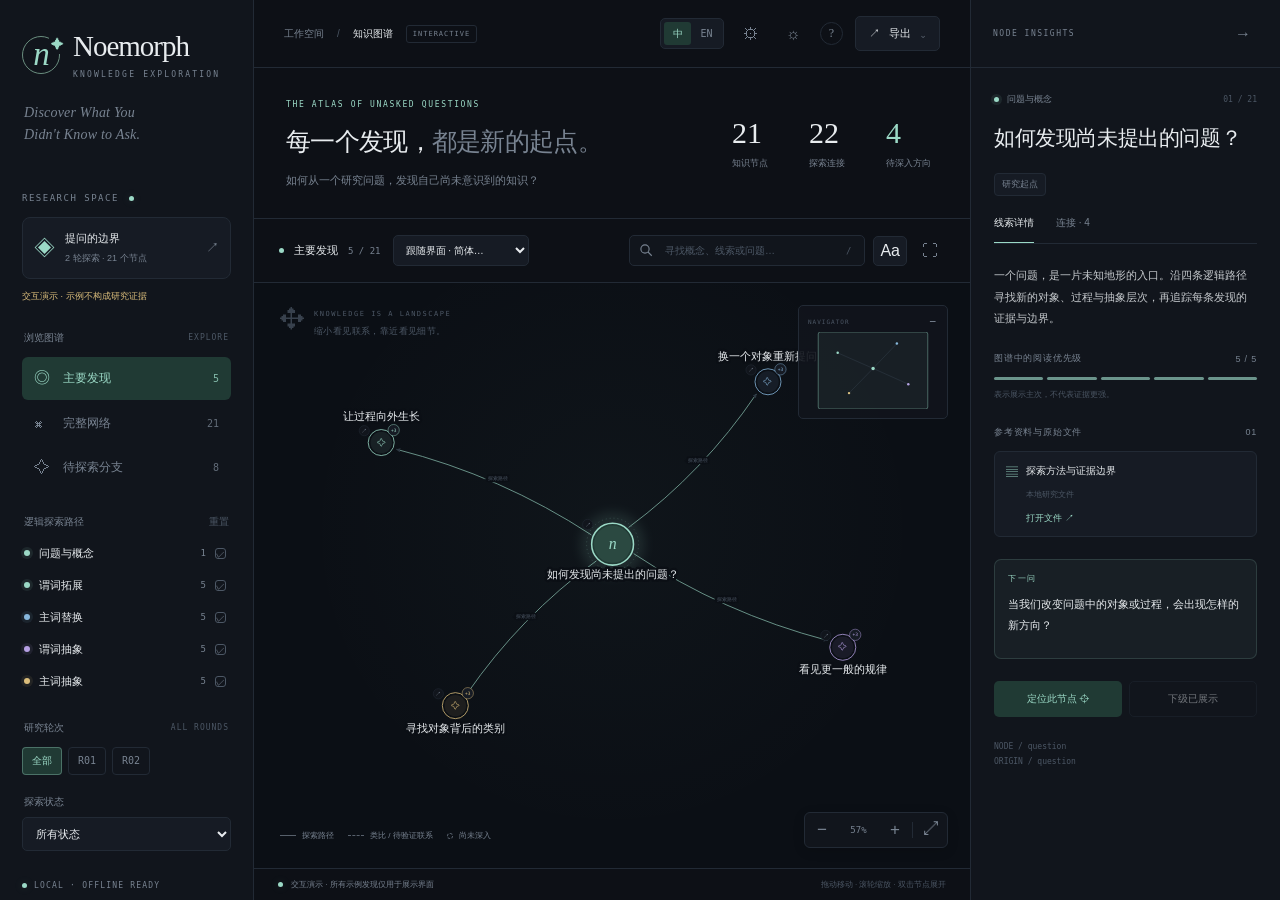
<file: index.html>
<!doctype html>
<html lang="zh-CN"><head><meta charset="utf-8"><meta name="viewport" content="width=device-width,initial-scale=1"><meta http-equiv="refresh" content="0;url=plugins/knowledge-map/index.html"><title>Noemorph — Discover What You Didn't Know to Ask.</title></head><body style="margin:0;display:grid;place-items:center;height:100vh;background:#0d1016;color:#9bd9c6;font-family:Georgia,serif"><a href="plugins/knowledge-map/index.html" style="color:inherit;text-decoration:none;text-align:center"><span style="font-size:38px">Noemorph ↗</span><p>Discover What You Didn't Know to Ask.</p></a><script>location.replace('plugins/knowledge-map/index.html');</script></body></html>
</file>
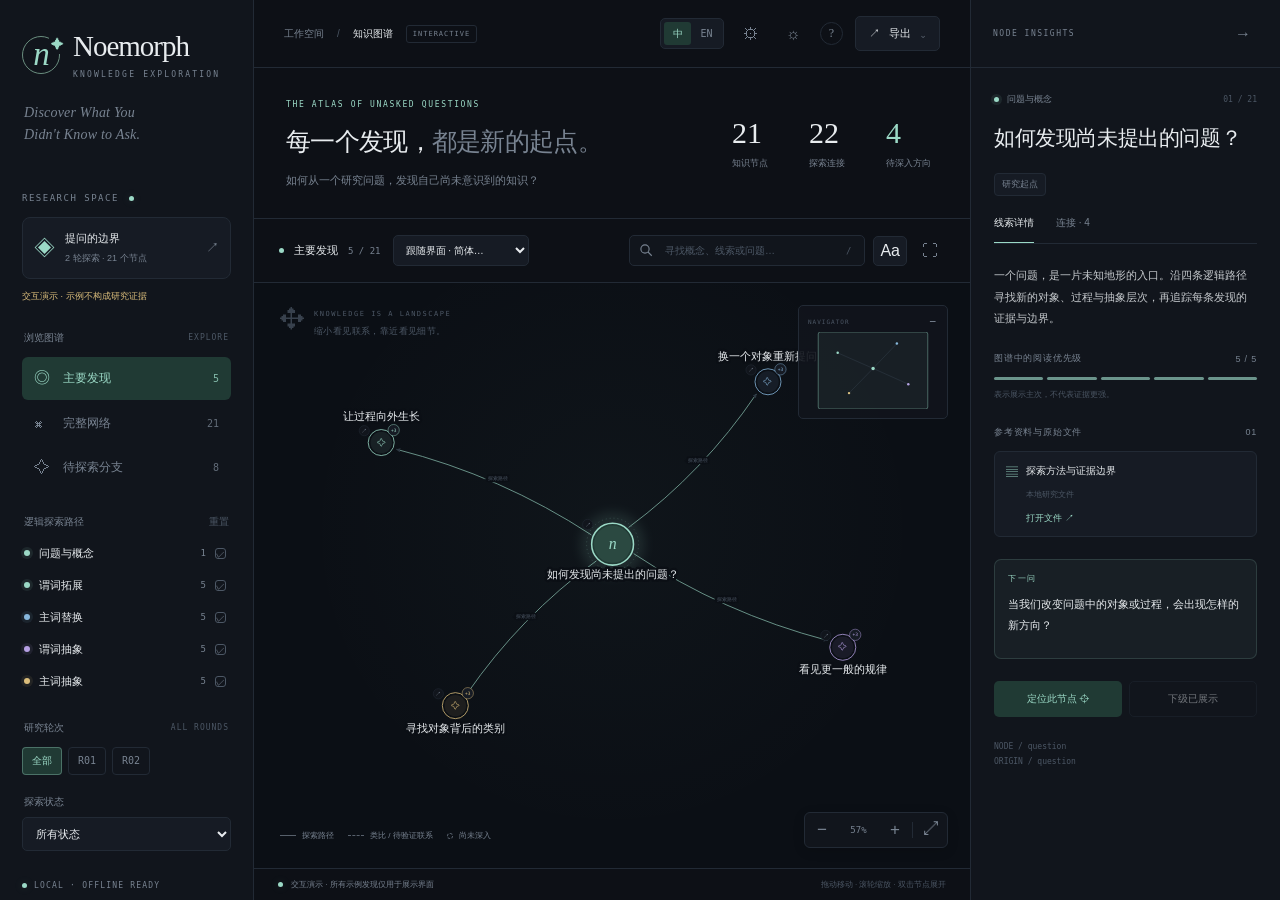
<file: plugins/knowledge-map/index.html>
<!doctype html>
<html lang="zh-CN" data-theme="dark">
<head>
  <meta charset="utf-8">
  <meta name="viewport" content="width=device-width,initial-scale=1">
  <meta name="color-scheme" content="dark light">
  <meta name="description" content="Noemorph — Multi-Agent Knowledge Exploration. Explore evidence, follow connections, and open the next question.">
  <title>Noemorph — Multi-Agent Knowledge Exploration.</title>
  <link rel="stylesheet" href="styles.css">
</head>
<body>
  <div class="workspace" id="workspace">
    <aside class="sidebar" id="sidebar" aria-label="图谱导航">
      <a class="brand" href="#" aria-label="Noemorph 首页" id="brand-home"><span class="brand-mark" aria-hidden="true">n<span>✦</span></span><span>Noemorph<span class="brand-version">KNOWLEDGE EXPLORATION</span></span></a>
      <div class="tagline">Discover What You<br>Didn't Know to Ask.</div>
      <div class="sidebar-rule"></div>
      <div class="eyebrow">RESEARCH SPACE <span class="live-dot"></span></div>
      <button class="project-card" id="project-home"><span class="project-icon">◈</span><span><strong id="project-title">知识探索地图</strong><small id="project-subtitle">本地研究空间</small></span><span class="project-arrow">↗</span></button>
      <div id="demo-notice" class="demo-notice" hidden>交互演示 · 示例不构成研究证据</div>
      <div class="section-heading">浏览图谱 <span>EXPLORE</span></div>
      <nav class="view-nav" aria-label="显示范围">
        <button data-view="overview" class="active" aria-pressed="true"><span>◎</span>主要发现<span class="nav-count" id="overview-count">—</span></button>
        <button data-view="all" aria-pressed="false"><span>⌘</span>完整网络<span class="nav-count" id="all-count">—</span></button>
        <button data-view="frontier" aria-pressed="false"><span>✧</span>待探索分支<span class="nav-count" id="frontier-count">—</span></button>
      </nav>
      <div class="section-heading">逻辑探索路径 <button id="reset-filters" class="text-button">重置</button></div>
      <div id="role-filters" class="role-filters"></div>
      <div class="section-heading">研究轮次 <span id="round-caption">ALL ROUNDS</span></div>
      <div class="round-pills" id="round-filters"></div>
      <label class="status-select-label" for="status-filter">探索状态</label>
      <select id="status-filter"><option value="all">所有状态</option><option value="explored">已做深度探索</option><option value="frontier">尚未深入</option><option value="blocked">未解决 / 受阻</option><option value="contradicted">存在反证</option></select>
      <div class="sidebar-bottom"><div class="local-label"><span class="live-dot"></span> LOCAL · OFFLINE READY</div><button class="import-button" id="import-button"><span>↥</span> 导入研究图谱 <kbd>JSON</kbd></button><p>跟随证据，让问题继续生长。</p></div>
    </aside>

    <main class="main">
      <header class="topbar"><div class="breadcrumb"><button id="menu-button" class="icon-button mobile-menu" aria-label="打开导航">☰</button><span>工作空间</span><span class="slash">/</span><strong>知识图谱</strong><span class="small-tag">INTERACTIVE</span></div><div class="topbar-actions"><div class="language-switch" aria-label="界面语言"><button data-ui-lang="zh-CN" aria-pressed="true" title="中文界面">中</button><button data-ui-lang="en" aria-pressed="false" title="English interface">EN</button></div><button id="run-settings-button" class="icon-button" title="运行参数" aria-label="运行参数">⚙</button><button id="theme-button" class="icon-button" title="切换明暗主题" aria-label="切换明暗主题">☼</button><button id="help-button" class="icon-button" title="操作指南" aria-label="打开操作指南">?</button><button id="export-button" class="button export-button" aria-expanded="false" aria-controls="export-menu"><span>↗</span> 导出 <span class="chevron">⌄</span></button><div id="export-menu" class="popover" hidden><button data-export="html">独立交互 HTML<span>可离线打开</span></button><button data-export="json">全部语言 JSON<span>包含全部节点与视图</span></button><button data-export="current-json">当前语言 JSON<span>完整图谱 JSON</span></button><button data-export="svg">当前视图 SVG<span>可编辑矢量图</span></button></div></div></header>
      <section class="research-header"><div><div class="eyebrow">THE ATLAS OF UNASKED QUESTIONS</div><h1>每一个发现，<em>都是新的起点。</em></h1><p id="question-title">正在打开研究空间…</p></div><div class="research-stats"><div><strong id="stat-nodes">—</strong><span>知识节点</span></div><div><strong id="stat-links">—</strong><span>探索连接</span></div><div><strong id="stat-frontier">—</strong><span>待深入方向</span></div></div></section>
      <div class="map-toolbar"><div class="map-title"><span class="map-indicator"></span><strong id="view-title">主要发现</strong><span id="visible-count" class="muted">—</span></div><div class="content-language-control"><label for="content-language" class="sr-only">图谱内容语言</label><select id="content-language" aria-label="图谱内容语言"><option value="auto">跟随界面</option></select></div><div class="toolbar-actions"><div class="search-box"><svg width="15" height="15" viewBox="0 0 20 20" aria-hidden="true"><circle cx="8" cy="8" r="5.5" fill="none" stroke="currentColor" stroke-width="1.5"/><path d="m12 12 5 5" stroke="currentColor" stroke-width="1.5"/></svg><input id="search-input" type="search" placeholder="寻找概念、线索或问题…" autocomplete="off" aria-label="搜索所有节点"><kbd>/</kbd><div id="search-results" class="search-results" role="listbox" hidden></div></div><button id="labels-button" class="icon-button active" aria-label="切换连线标签" title="切换连线标签" aria-pressed="true">Aa</button><button id="fit-button" class="icon-button" aria-label="适应窗口" title="适应窗口 · F">⛶</button></div></div>
      <section class="map-area" id="map-area" aria-label="可拖动缩放的交互知识图谱">
        <div class="map-ambient" aria-hidden="true"></div>
        <svg id="graph" xmlns="http://www.w3.org/2000/svg" tabindex="0" role="group" aria-label="知识图谱。拖动空白移动，滚轮缩放；Tab 选择节点，Enter 打开详情。">
          <defs><filter id="node-glow" x="-80%" y="-80%" width="260%" height="260%"><feGaussianBlur stdDeviation="9"/></filter><marker id="edge-arrow" viewBox="0 0 6 6" refX="5" refY="3" markerWidth="5" markerHeight="5" orient="auto-start-reverse"><path d="M0 0 6 3 0 6" fill="var(--edge-color)"/></marker></defs>
          <g id="viewport"><g id="edge-layer"></g><g id="node-layer"></g></g>
        </svg>
        <div class="canvas-caption"><span class="compass">✥</span><div>KNOWLEDGE IS A LANDSCAPE<small>缩小看见联系，靠近看见细节。</small></div></div>
        <div id="empty-state" class="empty-state" hidden><span>⌕</span><strong>这里还没有匹配的线索</strong><p>调整路径、轮次或探索状态，再看看。</p><button id="empty-reset" class="button">重置筛选</button></div>
        <div class="map-bottom"><div class="map-legend"><span><i class="legend-solid"></i>探索路径</span><span><i class="legend-dashed"></i>类比 / 待验证联系</span><span><i class="legend-frontier"></i>尚未深入</span></div><div class="zoom-controls"><button id="zoom-out" aria-label="缩小">−</button><button id="zoom-level" title="重置为 100%" aria-label="重置缩放">100%</button><button id="zoom-in" aria-label="放大">+</button><span></span><button id="fullscreen-button" title="全屏图谱" aria-label="全屏图谱">⤢</button></div></div>
        <div class="minimap-wrap"><div class="minimap-label">NAVIGATOR <button id="minimap-toggle" aria-label="收起缩略导航" aria-expanded="true">−</button></div><svg id="minimap" viewBox="0 0 180 112" role="button" tabindex="0" aria-label="缩略导航图，点击定位；按 Enter 适应全部节点"></svg></div>
        <div id="drop-target" class="drop-target" hidden>松开以导入图谱 JSON</div>
      </section>
      <footer class="statusbar"><span><span class="live-dot"></span><span id="status-message">研究记录仅在当前设备中处理</span></span><span id="status-hint">拖动移动 · 滚轮缩放 · 双击节点展开</span></footer>
    </main>

    <aside class="inspector" id="inspector" aria-label="节点详情"><div class="inspector-top"><span class="eyebrow">NODE INSIGHTS</span><button id="close-inspector" class="icon-button" aria-label="收起节点详情" title="收起节点详情">→</button></div><div class="inspector-scroll" id="inspector-content"></div></aside>
    <button id="reopen-inspector" class="reopen-inspector icon-button" hidden title="打开节点详情" aria-label="打开节点详情">←</button>
  </div>
  <input id="file-input" type="file" accept=".json,application/json" hidden>
  <div id="toast" class="toast" role="status" hidden></div>
  <dialog id="help-dialog"><div class="dialog-title"><span>探索，从一个问题开始。</span><button id="close-help" class="icon-button" aria-label="关闭指南">×</button></div><p>地图只呈现已有记录。大小与主次表示阅读优先级；证据等级单独标注。未入选纵深研究的发现依然保留。</p><div class="help-grid"><kbd>拖动空白</kbd><span>移动地图</span><kbd>滚轮 / 双指</kbd><span>以指针为中心缩放；触屏支持双指缩放</span><kbd>拖动节点</kbd><span>调整位置；导出会保留布局</span><kbd>单击 / Enter</kbd><span>查看发现、证据与下一问</span><kbd>双击 / +n</kbd><span>展开或收起下一级线索</span><kbd>/</kbd><span>搜索完整图谱，包括隐藏节点</span><kbd>F</kbd><span>适应当前窗口</span><kbd>Esc</kbd><span>退出搜索或关闭详情</span></div><p class="help-footnote">“探索路径”是研究记录的先后关系，不自动表示因果。类比、迁移及冲突关系必须以节点记录和原始证据为准。</p></dialog>
  <dialog id="run-dialog" class="run-settings-dialog"><div class="dialog-title"><span>新研究配置</span><button id="close-run-dialog" class="icon-button" aria-label="关闭参数卡">×</button></div><div id="run-dialog-form"></div></dialog>
  <script id="graph-data" type="application/json">null</script>
  <script src="demo.js"></script>
  <script src="graph-core.js"></script>
  <script src="languages.js"></script>
  <script src="i18n.js"></script>
  <script src="settings.js"></script>
  <script src="app.js"></script>
</body>
</html>
</file>
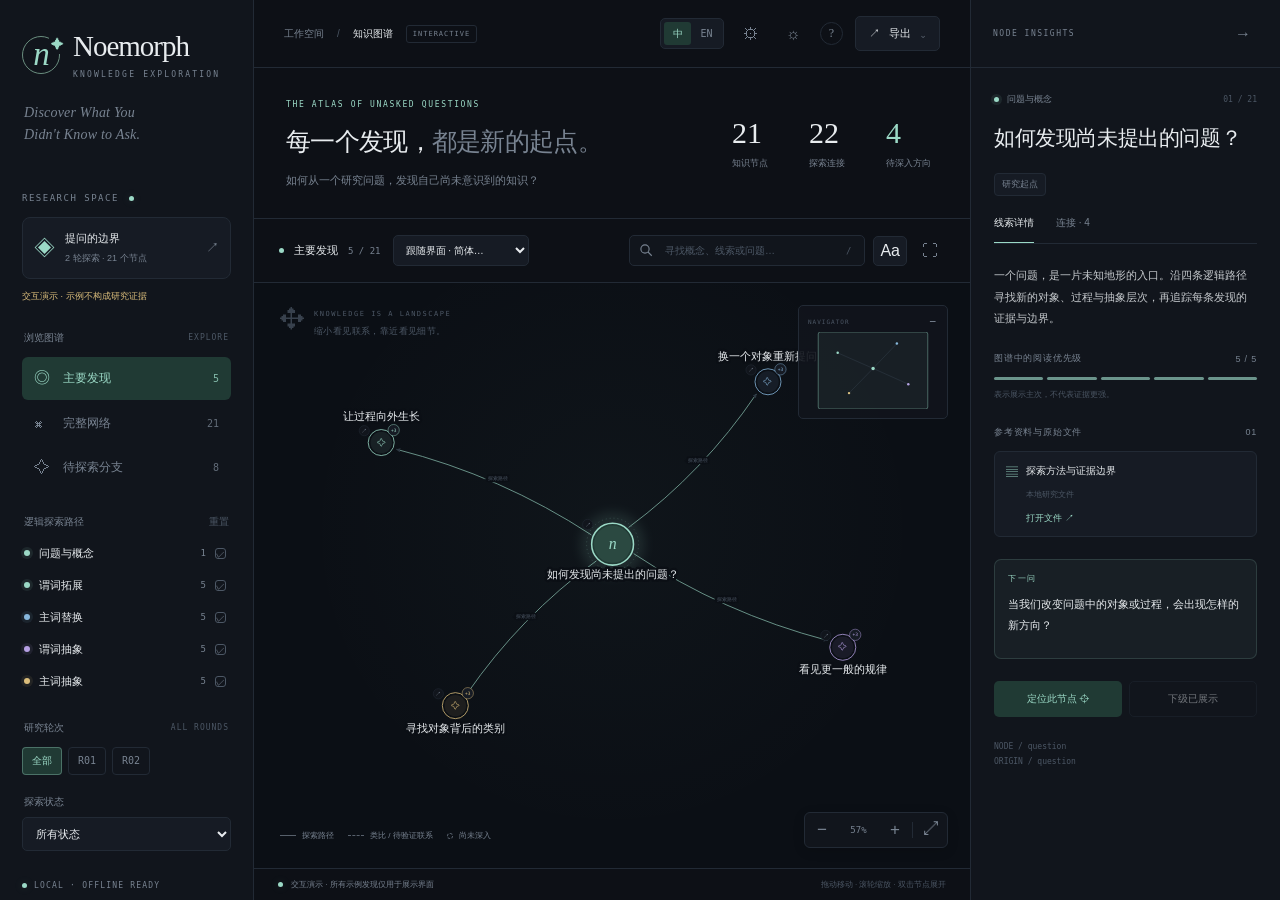
<file: examples/knowledge-map.html>
<!doctype html>
<html lang="zh-CN" data-theme="dark">
<head>
  <meta charset="utf-8">
  <meta name="viewport" content="width=device-width,initial-scale=1">
  <meta name="color-scheme" content="dark light">
  <meta name="description" content="Noemorph — Multi-Agent Knowledge Exploration. Explore evidence, follow connections, and open the next question.">
  <title>Noemorph — Multi-Agent Knowledge Exploration.</title>
  <style>@charset "UTF-8";
:root{--bg:#0d1016;--panel:#11151c;--panel-alt:#161b24;--canvas:#0b0f15;--fg:#e8ecef;--muted:#788391;--faint:#4c5765;--border:#222a35;--teal:#9bd9c6;--teal-soft:#203a34;--violet:#b6a0e4;--blue:#86b6dc;--gold:#dbbd7b;--rose:#d98f92;--edge-color:#384552;--grid:#1f2834;--shadow:0 20px 70px #0006;--sidebar:254px;--inspector:310px;font-family:Inter,-apple-system,BlinkMacSystemFont,"Segoe UI","PingFang SC","Microsoft YaHei",sans-serif;color:var(--fg);background:var(--bg);font-synthesis:none}
[data-theme=light]{--bg:#f4f3ef;--panel:#f9f8f5;--panel-alt:#efeee8;--canvas:#f3f3ee;--fg:#26342f;--muted:#6b7a73;--faint:#8c9690;--border:#dddfd6;--teal:#377c64;--teal-soft:#e1ece4;--violet:#8060ab;--blue:#487da4;--gold:#967233;--rose:#b45860;--edge-color:#bac7bd;--grid:#dce1d8;--shadow:0 20px 70px #29332912}
*{box-sizing:border-box}body{margin:0;overflow:hidden;font-size:13px}button,input,select{font:inherit}button,a,input,select{-webkit-tap-highlight-color:transparent}button{cursor:pointer;color:inherit;border:0;background:none}button:disabled{cursor:default;opacity:.45}a{color:inherit;text-decoration:none}button,input,select,a{-webkit-font-smoothing:antialiased}button:focus-visible,a:focus-visible,select:focus-visible,input:focus-visible,[tabindex]:focus-visible{outline:2px solid var(--teal);outline-offset:4px}button:hover{color:var(--teal)}button{transition:background .16s,color .16s,border-color .16s}button[hidden],[hidden]{display:none!important}.workspace{display:grid;grid-template-columns:var(--sidebar) minmax(0,1fr) var(--inspector);height:100dvh;min-height:500px}.workspace.inspector-closed{grid-template-columns:var(--sidebar) minmax(0,1fr)}.sidebar{padding:30px 22px 16px;background:var(--panel);border-right:1px solid var(--border);display:flex;flex-direction:column;overflow-y:auto;z-index:30}.brand{display:flex;align-items:center;gap:13px;font:29px Georgia,"Times New Roman",serif;letter-spacing:-1px}.brand-mark{width:38px;height:38px;position:relative;border:1px solid #6a8e7f;border-radius:50%;display:grid;place-items:center;font-size:33px;line-height:1;color:var(--teal);font-style:italic}.brand-mark>span{position:absolute;font:13px sans-serif;right:-6px;top:-2px;background:var(--panel);padding:2px}.brand-version{font:8px ui-monospace,SFMono-Regular,monospace;letter-spacing:2.2px;color:var(--muted);display:block;margin-top:7px}.tagline{font:italic 14px/1.6 Georgia,serif;color:var(--muted);margin:23px 0 21px 2px;letter-spacing:.2px}.sidebar-rule{height:1px;background:var(--border);margin-bottom:24px}.eyebrow{font:9px/1.5 ui-monospace,SFMono-Regular,monospace;color:var(--muted);letter-spacing:1.5px;display:flex;align-items:center;gap:10px}.live-dot{display:inline-block;width:5px;height:5px;background:var(--teal);border-radius:50%;box-shadow:0 0 8px #9bd9c62b;flex-shrink:0}.project-card{display:flex;width:100%;align-items:center;gap:10px;text-align:left;border:1px solid var(--border);border-radius:8px;padding:13px 11px;margin:12px 0 0;background:var(--panel-alt)}.project-icon{font-size:21px;color:var(--teal)}.project-card>span:nth-child(2){min-width:0;flex:1}.project-card strong{font-size:11px;font-weight:500;display:block;white-space:nowrap;overflow:hidden;text-overflow:ellipsis}.project-card small{display:block;font-size:9px;color:var(--muted);margin-top:6px}.project-arrow{color:var(--muted)}.demo-notice{font-size:9px;color:var(--gold);line-height:1.6;margin-top:10px}.section-heading{display:flex;align-items:center;justify-content:space-between;font-size:10px;color:var(--muted);margin:27px 2px 12px}.section-heading>span{font:8px ui-monospace,monospace;letter-spacing:1px;color:var(--faint)}.text-button{font-size:10px;padding:0;color:var(--faint)}.view-nav{display:grid;gap:4px}.view-nav>button{display:flex;align-items:center;gap:11px;padding:11px 12px;text-align:left;border-radius:6px;font-size:12px;color:var(--muted)}.view-nav>button.active{color:var(--teal);background:var(--teal-soft)}.view-nav>button>span:first-child{font-size:16px;width:18px}.nav-count{font:10px ui-monospace,monospace;margin-left:auto;opacity:.8}.role-filters{display:grid;gap:7px}.role-filter{display:flex;gap:9px;align-items:center;text-align:left;width:100%;padding:5px 2px;font-size:11px;color:var(--fg)}.role-filter[aria-pressed=false]{opacity:.35}.role-dot{width:6px;height:6px;border-radius:50%;background:var(--role);box-shadow:0 0 0 3px color-mix(in srgb,var(--role) 9%,transparent);flex-shrink:0}.role-filter .role-count{font:9px ui-monospace,monospace;color:var(--muted);margin-left:auto}.role-check{width:11px;height:11px;border:1px solid var(--faint);border-radius:3px;margin-right:3px;display:grid;place-items:center;font-size:9px;color:var(--muted)}.round-pills{display:flex;flex-wrap:wrap;gap:6px}.round-pills button{font:10px ui-monospace,monospace;color:var(--muted);padding:6px 9px;border:1px solid var(--border);border-radius:4px}.round-pills button.active{background:var(--teal-soft);color:var(--teal);border-color:color-mix(in srgb,var(--teal) 35%,transparent)}.status-select-label{display:block;font-size:10px;color:var(--muted);margin:20px 2px 8px}select{color:var(--fg);background:var(--panel-alt);border:1px solid var(--border);border-radius:5px;padding:9px;font-size:11px;width:100%}.sidebar-bottom{margin-top:auto;padding-top:30px}.local-label{font:8px ui-monospace,monospace;letter-spacing:1.2px;color:var(--muted);display:flex;gap:7px;align-items:center}.import-button{display:flex;gap:10px;align-items:center;margin-top:15px;border:1px solid var(--border);border-radius:6px;padding:11px;font-size:11px;width:100%}.import-button>span{font-size:18px;color:var(--muted)}kbd{font:9px ui-monospace,monospace;color:var(--faint);border:1px solid var(--border);border-radius:3px;padding:2px 4px}.import-button kbd{margin-left:auto;font-size:8px}.sidebar-bottom p{font-size:9px;color:var(--faint);text-align:center;margin:17px 0 0}.main{min-width:0;display:flex;flex-direction:column;height:100dvh;min-height:500px;position:relative}.topbar{height:68px;flex-shrink:0;border-bottom:1px solid var(--border);display:flex;align-items:center;justify-content:space-between;padding:0 30px}.breadcrumb{display:flex;gap:13px;align-items:center;font-size:10px;color:var(--muted)}.breadcrumb strong{font-weight:500;color:var(--fg)}.slash{color:var(--faint)}.small-tag{font:7px ui-monospace,monospace;letter-spacing:1px;padding:4px 6px;border:1px solid var(--border);border-radius:3px;color:var(--muted)}.topbar-actions{display:flex;align-items:center;gap:12px;position:relative}.icon-button{min-width:30px;height:30px;border:1px solid transparent;border-radius:5px;font-size:16px;display:grid;place-items:center;color:var(--muted)}.icon-button:hover,.icon-button.active{background:var(--panel-alt);border-color:var(--border);color:var(--fg)}#help-button{font:12px Georgia,serif;border:1px solid var(--border);width:23px;min-width:23px;height:23px;border-radius:50%}.button{font-size:11px;border:1px solid var(--border);border-radius:5px;padding:9px 13px;background:var(--panel-alt)}.export-button{display:flex;align-items:center;gap:9px}.chevron{color:var(--muted)}.popover{position:absolute;right:0;top:44px;z-index:60;background:var(--panel);padding:6px;border:1px solid var(--border);box-shadow:var(--shadow);border-radius:8px;min-width:210px}.popover button{display:block;width:100%;text-align:left;padding:11px;font-size:12px;border-radius:4px}.popover button:hover{background:var(--panel-alt)}.popover button>span{display:block;color:var(--muted);font-size:9px;margin-top:5px}.research-header{padding:31px 32px 29px;display:flex;align-items:center;gap:28px;justify-content:space-between;border-bottom:1px solid var(--border)}.research-header>div:first-child{min-width:0}.research-header .eyebrow{font-size:8px;letter-spacing:1.65px;color:var(--teal)}h1{font-size:25px;font-weight:450;letter-spacing:-.7px;margin:12px 0 10px;line-height:1.5}h1 em{font-style:normal;color:var(--muted)}#question-title{font-size:11px;color:var(--muted);margin:0;line-height:1.7;max-width:620px;display:-webkit-box;-webkit-line-clamp:2;-webkit-box-orient:vertical;overflow:hidden}.research-stats{display:flex;gap:25px;flex-shrink:0}.research-stats>div{display:flex;flex-direction:column;gap:9px;min-width:52px}.research-stats strong{font:30px/1 Georgia,serif;font-weight:normal}.research-stats span{font-size:9px;color:var(--muted);white-space:nowrap}.research-stats>div:last-child strong{color:var(--teal)}.map-toolbar{height:64px;flex-shrink:0;display:flex;align-items:center;justify-content:space-between;padding:0 25px;border-bottom:1px solid var(--border);gap:12px}.map-title{display:flex;gap:10px;align-items:center;white-space:nowrap}.map-title strong{font-size:11px;font-weight:500}.map-title .muted{font:9px ui-monospace,monospace}.muted{color:var(--muted)}.map-indicator{width:5px;height:5px;background:var(--teal);border-radius:50%}.toolbar-actions{display:flex;align-items:center;gap:8px}.search-box{display:flex;gap:9px;align-items:center;position:relative;border:1px solid var(--border);border-radius:5px;padding:7px 9px;color:var(--muted);background:var(--panel)}.search-box input{background:none;border:none;outline:none;color:var(--fg);font-size:10px;width:170px;min-width:0}.search-box input::placeholder{color:var(--faint)}.search-box kbd{border:0}.search-results{position:absolute;top:39px;right:0;min-width:320px;width:100%;max-height:380px;overflow:auto;border:1px solid var(--border);border-radius:7px;background:var(--panel);box-shadow:var(--shadow);padding:6px;z-index:50}.search-results>button{padding:11px;text-align:left;display:flex;align-items:flex-start;gap:10px;width:100%;font-size:11px;line-height:1.5;border-radius:4px}.search-results>button:hover,.search-results>button:focus{background:var(--panel-alt)}.search-results small{display:block;color:var(--muted);font-size:9px;margin-top:4px}.search-results p{padding:10px;font-size:11px}.map-area{position:relative;flex:1;min-height:200px;overflow:hidden;background-color:var(--canvas);background-image:radial-gradient(var(--grid) .65px,transparent .65px);background-size:22px 22px}.map-ambient{position:absolute;width:700px;height:700px;left:50%;top:42%;transform:translate(-50%,-50%);background:radial-gradient(ellipse, color-mix(in srgb,var(--teal) 3%,transparent),transparent 63%);pointer-events:none}#graph{width:100%;height:100%;display:block;cursor:grab;touch-action:none;position:relative;user-select:none}#graph.dragging{cursor:grabbing}.canvas-caption{position:absolute;top:23px;left:26px;display:flex;gap:10px;pointer-events:none;color:var(--faint)}.canvas-caption .compass{font-size:24px;opacity:.7}.canvas-caption>div{font:7px ui-monospace,monospace;letter-spacing:1.5px;padding-top:4px}.canvas-caption small{font:9px/1.4 sans-serif;letter-spacing:.4px;display:block;margin-top:7px;color:var(--faint)}.map-bottom{position:absolute;bottom:20px;left:26px;right:22px;display:flex;justify-content:space-between;align-items:flex-end;gap:16px;pointer-events:none}.map-bottom>*{pointer-events:auto}.map-legend{display:flex;gap:14px;flex-wrap:wrap;padding-bottom:7px;font-size:8px;color:var(--muted);max-width:65%}.map-legend>span{display:flex;gap:6px;align-items:center}.map-legend i{display:block;width:16px;height:0;border-top:1px solid var(--muted);opacity:.7}.map-legend i.legend-dashed{border-top-style:dashed}.map-legend i.legend-frontier{width:6px;height:6px;border:1px dashed var(--muted);border-radius:50%}.zoom-controls{display:flex;align-items:center;background:var(--panel);border:1px solid var(--border);border-radius:6px;box-shadow:0 3px 12px #0002;padding:3px}.zoom-controls>button{width:28px;height:28px;font-size:17px;color:var(--muted);border-radius:3px}.zoom-controls>button:hover{background:var(--panel-alt);color:var(--fg)}.zoom-controls #zoom-level{font:9px ui-monospace,monospace;width:45px}.zoom-controls>span{height:16px;width:1px;background:var(--border);margin:0 3px}.minimap-wrap{position:absolute;bottom:77px;right:22px;background:color-mix(in srgb,var(--panel) 90%,transparent);border:1px solid var(--border);border-radius:5px;width:150px;padding:9px}.minimap-label{font:6px ui-monospace,monospace;letter-spacing:1px;color:var(--faint);display:flex;justify-content:space-between;margin-bottom:4px}#minimap{width:100%;height:77px;display:block;cursor:crosshair}.minimap-viewport{fill:color-mix(in srgb,var(--teal) 6%,transparent);stroke:var(--teal);stroke-width:.6;rx:3}.node{cursor:pointer;outline:none;--node-color:var(--teal)}.node circle.halo{fill:var(--node-color);opacity:0;transition:opacity .25s}.node .disc{fill:var(--canvas);stroke:var(--node-color);stroke-width:1.4;transition:fill .15s,stroke-width .15s}.node .inner-disc{fill:var(--node-color);opacity:.09}.node.frontier .disc,.node.blocked .disc{stroke-dasharray:3 4;opacity:.7}.node.question .disc{fill:var(--teal-soft);stroke-width:1.5}.node.selected .halo{opacity:.11}.node.selected .disc,.node:focus-visible .disc{stroke-width:2.7}.node:hover .halo{opacity:.1}.node.selected .orbit{opacity:.5}.node .orbit{fill:none;stroke:var(--node-color);stroke-width:.6;opacity:0;stroke-dasharray:2 5}.node .node-symbol{font:16px Georgia,serif;fill:var(--node-color);text-anchor:middle;dominant-baseline:central}.node.question .node-symbol{font-size:28px;font-style:italic}.node .node-label{font-size:12px;fill:var(--fg);text-anchor:middle;paint-order:stroke;stroke:var(--canvas);stroke-width:5px;stroke-linejoin:round;pointer-events:none}.node .node-meta{font:8px ui-monospace,monospace;fill:var(--muted);text-anchor:middle;paint-order:stroke;stroke:var(--canvas);stroke-width:4px;pointer-events:none}.node .expand-badge circle{fill:var(--panel-alt);stroke:var(--node-color);stroke-width:.8}.node .expand-badge text{font:8px ui-monospace,monospace;text-anchor:middle;dominant-baseline:central;fill:var(--node-color)}.node .node-link-button circle{fill:var(--panel);stroke:var(--border);stroke-width:1}.node .node-link-button text{font:11px sans-serif;fill:var(--muted);text-anchor:middle;dominant-baseline:central}.node .node-link-button:hover circle{stroke:var(--node-color)}.node .node-link-button:hover text{fill:var(--node-color)}.edge-path{fill:none;stroke:var(--edge-color);stroke-width:1;opacity:.75}.edge-path.analogy,.edge-path.transfer,.edge-path.related{stroke-dasharray:4 5}.edge-path.conflict{stroke:var(--rose);stroke-dasharray:3 4}.edge-path.highlight{stroke:var(--teal);opacity:.75;stroke-width:1.5}.edge-label{font-size:8px;fill:var(--faint);text-anchor:middle;paint-order:stroke;stroke:var(--canvas);stroke-width:5px;pointer-events:none}.node.dim{opacity:.18}.edge.dim{opacity:.12}.lod-low .node-meta,.lod-low .node-link-button,.lod-low .edge-label{display:none}.lod-low .node-label{font-size:14px}.hide-edge-labels .edge-label{display:none}.statusbar{height:32px;flex-shrink:0;display:flex;align-items:center;justify-content:space-between;gap:12px;padding:0 24px;border-top:1px solid var(--border);font-size:8px;color:var(--muted)}.statusbar>span:first-child{display:flex;align-items:center;gap:8px;min-width:0}.statusbar #status-message{white-space:nowrap;overflow:hidden;text-overflow:ellipsis}#status-hint{color:var(--faint);white-space:nowrap}.inspector{background:var(--panel);border-left:1px solid var(--border);height:100dvh;overflow:hidden;display:flex;flex-direction:column;z-index:25}.inspector-top{height:68px;flex-shrink:0;padding:0 22px;display:flex;align-items:center;justify-content:space-between;border-bottom:1px solid var(--border)}.inspector-top .eyebrow{font-size:8px}.inspector-scroll{padding:25px 23px;overflow-y:auto;flex:1;scrollbar-width:thin;scrollbar-color:var(--border) transparent}.node-kicker{display:flex;gap:8px;align-items:center;font-size:9px;color:var(--muted);margin-bottom:15px}.node-kicker .role-dot{width:5px;height:5px}.node-number{margin-left:auto;font:8px ui-monospace,monospace;color:var(--faint)}.inspector h2{font-size:21px;line-height:1.65;font-weight:500;letter-spacing:-.4px;margin:0 0 17px;overflow-wrap:anywhere}.node-badges{display:flex;gap:7px;flex-wrap:wrap;margin:0 0 20px}.badge{font-size:9px;line-height:1.5;padding:4px 7px;background:var(--panel-alt);border:1px solid var(--border);border-radius:4px;color:var(--muted)}.badge.evidence{color:var(--teal);background:var(--teal-soft);border-color:transparent}.badge.uncertain{color:var(--gold)}.inspector-tabs{display:flex;border-bottom:1px solid var(--border);gap:22px;margin:0 0 21px}.inspector-tabs>button{font-size:10px;color:var(--muted);padding:0 0 12px;border-bottom:1px solid transparent}.inspector-tabs>button.active{color:var(--fg);border-color:var(--teal)}.inspector-section{margin-top:23px}.inspector-section>h3{font-size:9px;font-weight:500;letter-spacing:.8px;color:var(--muted);display:flex;align-items:center;justify-content:space-between;margin:0 0 12px}.inspector-section>p,.inspector-description{font-size:11px;line-height:1.95;color:var(--muted);white-space:pre-wrap;overflow-wrap:anywhere;margin:0}.inspector-description{color:var(--fg);opacity:.84}.importance-scale{display:flex;gap:4px;align-items:center;margin:8px 0}.importance-scale i{height:3px;flex:1;background:var(--border);border-radius:2px}.importance-scale i.filled{background:var(--teal);opacity:.65}.importance-note{font-size:8px;color:var(--faint);line-height:1.8}.reference-card{padding:11px;border:1px solid var(--border);border-radius:6px;background:var(--panel-alt);margin-bottom:8px}.reference-title{font-size:10px;line-height:1.6;color:var(--fg);display:flex;align-items:flex-start;gap:8px;overflow-wrap:anywhere}.reference-title>span:first-child{color:var(--teal);font-size:12px;flex-shrink:0}.reference-card small{display:block;font:8px/1.7 ui-monospace,monospace;color:var(--faint);margin:6px 0 0 20px;overflow-wrap:anywhere}.reference-card a{display:inline-flex;gap:5px;font-size:9px;color:var(--teal);margin:10px 0 0 20px}.reference-card a:hover{text-decoration:underline}.reference-empty{font-size:10px;line-height:1.8;color:var(--faint);border:1px dashed var(--border);border-radius:5px;padding:12px}.next-question{background:color-mix(in srgb,var(--teal) 5%,var(--panel));border:1px solid color-mix(in srgb,var(--teal) 16%,transparent);border-radius:7px;padding:13px;margin-top:22px}.next-question>span{display:block;font:8px ui-monospace,monospace;color:var(--teal);letter-spacing:1.5px}.next-question>p{font-size:11px;line-height:1.9;color:var(--fg);margin:10px 0}.next-question button{padding:0;color:var(--teal);font-size:10px;margin-top:2px}.inspector-actions{display:flex;gap:7px;margin-top:22px}.inspector-actions button{flex:1;padding:10px 6px;font-size:10px;border:1px solid var(--border);border-radius:5px}.inspector-actions button:first-child{background:var(--teal-soft);color:var(--teal);border-color:transparent}.origin-id{font:8px/1.8 ui-monospace,monospace;color:var(--faint);margin-top:23px;overflow-wrap:anywhere}.connection-card{display:block;width:100%;text-align:left;border:1px solid var(--border);padding:12px;border-radius:6px;margin-bottom:8px;font-size:11px;line-height:1.7}.connection-card small{display:block;color:var(--muted);font-size:8px;margin-bottom:4px}.path-crumbs{display:flex;flex-wrap:wrap;gap:5px;font-size:9px;color:var(--muted);line-height:1.8}.path-crumbs button{color:var(--muted);padding:0;font-size:9px;max-width:160px;overflow:hidden;white-space:nowrap;text-overflow:ellipsis}.path-crumbs button:hover{color:var(--teal)}.inspector-details{margin-top:20px}.inspector-details summary{font-size:10px;color:var(--muted);cursor:pointer}.inspector-details dt{font:8px ui-monospace,monospace;color:var(--faint);margin-top:12px}.inspector-details dd{font-size:10px;line-height:1.8;color:var(--muted);margin:5px 0;white-space:pre-wrap;overflow-wrap:anywhere}.reopen-inspector{position:absolute;right:14px;top:84px;border-color:var(--border);background:var(--panel);z-index:24}.empty-state{position:absolute;left:50%;top:48%;transform:translate(-50%,-50%);text-align:center;padding:25px;width:300px;background:var(--panel);border:1px solid var(--border);border-radius:10px;box-shadow:var(--shadow)}.empty-state>span{font-size:30px;color:var(--teal);display:block;margin-bottom:18px}.empty-state strong{font-size:13px}.empty-state p{font-size:11px;color:var(--muted);line-height:1.8}.empty-state button{margin-top:10px}.toast{position:fixed;bottom:52px;left:50%;transform:translateX(-50%);z-index:100;background:var(--fg);color:var(--bg);font-size:12px;line-height:1.7;padding:12px 20px;border-radius:6px;box-shadow:var(--shadow);max-width:calc(100vw - 30px)}dialog{background:var(--panel);color:var(--fg);border:1px solid var(--border);border-radius:12px;width:500px;max-width:90vw;padding:26px;box-shadow:var(--shadow)}dialog::backdrop{background:#0009;backdrop-filter:blur(3px)}.dialog-title{display:flex;align-items:center;justify-content:space-between;font-size:19px}dialog>p{font-size:12px;line-height:1.9;color:var(--muted)}.help-grid{display:grid;grid-template-columns:115px 1fr;gap:14px;margin:24px 0;align-items:start}.help-grid kbd{font-size:10px;width:fit-content}.help-grid span{font-size:11px;color:var(--muted);line-height:1.6}dialog .help-footnote{font-size:10px;border-top:1px solid var(--border);padding-top:16px}.drop-target{position:absolute;inset:12px;background:color-mix(in srgb,var(--panel) 92%,transparent);border:1px dashed var(--teal);border-radius:10px;display:grid;place-items:center;font-size:20px;z-index:60;pointer-events:none}.mobile-menu{display:none}.map-area:fullscreen{height:100dvh;width:100vw}.map-area:fullscreen .minimap-wrap{width:200px}
@media(min-width:1600px){:root{--sidebar:276px;--inspector:350px}.research-header{padding:36px 40px}h1{font-size:29px}.research-stats{gap:35px}.inspector-scroll{padding:30px 27px}.tagline{font-size:15px}}
@media(max-width:1250px){:root{--sidebar:218px;--inspector:280px}.sidebar{padding:26px 16px 16px}.research-header{padding:24px;gap:15px;align-items:flex-start}h1{font-size:22px}.research-stats{gap:15px}.research-stats strong{font-size:26px}.research-stats span{font-size:8px}.search-box input{width:125px}.topbar{padding:0 24px}.map-toolbar{padding:0 20px;gap:8px}.map-title{gap:7px}.map-title .muted{font-size:8px}.map-legend{gap:9px}.inspector-scroll{padding:22px 19px}}
@media(max-width:1060px){:root{--sidebar:210px;--inspector:290px}.workspace{grid-template-columns:var(--sidebar) minmax(0,1fr)}.inspector{position:fixed;right:0;top:68px;bottom:0;height:calc(100dvh - 68px);width:var(--inspector);box-shadow:-20px 0 50px #0003}.inspector-top{height:48px}.inspector-closed .inspector{display:none}.research-stats{gap:26px}.map-legend{max-width:55%}.reopen-inspector{right:14px}.research-header{padding:28px}.map-toolbar{padding:0 24px}}
@media(max-height:800px){.sidebar{padding-top:22px}.sidebar-rule{margin-bottom:20px}.tagline{margin:18px 0}.section-heading{margin-top:22px}.sidebar-bottom{padding-top:20px}.research-header{padding-top:23px;padding-bottom:23px}.inspector-scroll{padding-top:22px}}
@media(max-width:720px){.workspace,.workspace.inspector-closed{grid-template-columns:minmax(0,1fr)}.sidebar{position:fixed;inset:0 auto 0 0;width:254px;transform:translateX(-100%);transition:transform .2s;box-shadow:10px 0 50px #0004}.workspace.sidebar-open .sidebar{transform:translateX(0)}.mobile-menu{display:grid;min-width:25px;width:25px;height:25px;font-size:12px}.breadcrumb{gap:9px}.small-tag{display:none}.topbar{height:55px;padding:0 16px}.topbar-actions{gap:8px}.research-header{padding:22px 20px;display:block}.research-header .eyebrow{font-size:7px;letter-spacing:1.3px}h1{font-size:21px;margin-top:9px}#question-title{font-size:10px}.research-stats{margin-top:19px;gap:25px}.research-stats>div{display:flex;flex-direction:row;gap:8px;align-items:baseline}.research-stats strong{font-size:24px}.research-stats span{font-size:8px}.map-toolbar{height:56px;padding:0 15px}.map-title .muted{display:none}.search-box{padding:6px 7px;gap:6px}.search-box input{width:105px;font-size:9px}.search-box kbd{display:none}.toolbar-actions{gap:3px}.toolbar-actions .icon-button{min-width:27px;font-size:14px}.search-results{min-width:270px;right:-52px}.canvas-caption{top:17px;left:18px}.canvas-caption small{display:none}.canvas-caption>div{font-size:6px}.map-bottom{left:16px;right:16px;bottom:15px}.map-legend{max-width:45%;gap:8px;font-size:7px}.minimap-wrap{right:16px;bottom:68px;width:110px}#minimap{height:55px}.statusbar{padding:0 15px;height:28px;font-size:7px}#status-hint{display:none}.inspector{top:auto;bottom:0;height:60dvh;width:100%;border-top:1px solid var(--border);border-radius:16px 16px 0 0;box-shadow:0 -20px 80px #0004}.inspector-top{height:47px}.inspector-scroll{padding:18px 22px 35px}.inspector h2{font-size:19px}.reopen-inspector{top:auto;bottom:42px;right:14px}.node .node-label{font-size:13px}.brand{font-size:28px}.map-area:fullscreen .map-legend{max-width:55%}}
@media(prefers-reduced-motion:reduce){*{transition:none!important;scroll-behavior:auto!important}}
@media(max-height:550px){.main,.workspace{min-height:0}.topbar{height:43px}.research-header{padding:13px 20px}.research-header .eyebrow{display:none}.research-header h1{font-size:17px;margin:0 0 5px}.research-header p{font-size:9px}.research-stats{margin-top:10px;gap:20px}.research-stats strong{font-size:21px}.map-toolbar{height:47px}.map-area{min-height:100px}.canvas-caption,.minimap-wrap{display:none}.statusbar{height:24px}.map-bottom{bottom:10px}.map-legend{display:none}.inspector{top:auto;bottom:0;height:80dvh}.sidebar{padding-top:18px}.sidebar .tagline{display:none}.sidebar-rule{margin-top:20px}.sidebar-bottom{margin-top:20px}.section-heading{margin-top:20px}}
@media(max-width:360px){.topbar{padding:0 10px}.breadcrumb{font-size:9px;gap:6px}.topbar-actions{gap:5px}.export-button{font-size:9px;padding:7px 9px;gap:5px}.research-header{padding-left:15px;padding-right:15px}.research-header h1{font-size:17px;letter-spacing:-.4px}.search-box input{width:85px}.toolbar-actions #labels-button{display:none}.map-title{gap:5px}.map-title strong{font-size:10px}.map-toolbar{padding:0 10px}.map-bottom{right:10px;left:10px}}
.node.primary .node-label{font-size:13px;font-weight:500}.node:not(.primary) .node-label{font-size:11px;opacity:.87}.lod-low .node.primary .node-link-button{display:initial}.minimap-wrap{top:22px;bottom:auto}.minimap-label{align-items:center}.minimap-label>button{font:11px ui-monospace,monospace;padding:0 2px;color:var(--muted)}
@media(max-width:720px){.minimap-wrap{top:17px;bottom:auto}}
.sr-only{position:absolute;width:1px;height:1px;padding:0;margin:-1px;overflow:hidden;clip:rect(0,0,0,0);white-space:nowrap;border:0}.language-switch{display:flex;gap:2px;padding:3px;background:var(--panel-alt);border:1px solid var(--border);border-radius:5px;flex-shrink:0}.language-switch button{font:10px ui-monospace,monospace;min-width:27px;height:23px;border-radius:3px;color:var(--muted)}.language-switch button[aria-pressed=true]{background:var(--teal-soft);color:var(--teal)}.content-language-control{margin-right:auto;min-width:0}.content-language-control select{width:136px;max-width:100%;font-size:10px;padding:7px 20px 7px 8px;height:31px;text-overflow:ellipsis}.run-settings-dialog{width:640px;max-height:90dvh;overflow:auto}.settings-form{margin-top:24px}.setting-field{display:flex;flex-direction:column;gap:9px;margin-bottom:18px;min-width:0}.setting-field>label,.setting-languages legend{font-size:11px;color:var(--muted);line-height:1.6}.setting-field input,.setting-field textarea,.setting-field select{width:100%;font-family:inherit;font-size:12px;line-height:1.6;color:var(--fg);background:var(--panel-alt);border:1px solid var(--border);padding:11px 12px;border-radius:6px;resize:vertical}.setting-field input::placeholder,.setting-field textarea::placeholder{color:var(--faint);font-size:11px}.settings-grid{display:grid;grid-template-columns:1fr 1fr;gap:0 18px}.setting-note{font-size:10px;line-height:1.9;color:var(--muted);margin:0 0 22px}.setting-languages{border:0;border-top:1px solid var(--border);margin:22px 0 0;padding:20px 0 0;display:flex;flex-wrap:wrap;gap:12px}.setting-languages legend{padding-right:12px}.language-choice{display:flex;align-items:center;gap:9px;padding:12px 14px;border:1px solid var(--border);border-radius:6px;font-size:12px;cursor:pointer;background:var(--panel-alt)}.language-choice input{accent-color:var(--teal)}.language-choice code{color:var(--faint);font-size:9px}.setting-wide{width:100%}.setting-languages .setting-field{margin:3px 0 0}.language-policy{padding:13px;border:1px solid color-mix(in srgb,var(--teal) 18%,transparent);border-radius:6px;background:color-mix(in srgb,var(--teal) 4%,var(--panel));margin:14px 0 20px}.settings-actions{display:flex;gap:10px;flex-wrap:wrap}.settings-actions .button{padding:11px 17px}.settings-actions .setting-primary{background:var(--teal-soft);color:var(--teal);border-color:color-mix(in srgb,var(--teal) 20%,transparent)}.settings-preview{margin:20px 0;font-size:10px;color:var(--muted)}.settings-preview summary{cursor:pointer}.config-preview{font:10px/1.7 ui-monospace,monospace;white-space:pre-wrap;overflow-wrap:anywhere;padding:14px;background:var(--canvas);border:1px solid var(--border);border-radius:6px}.setting-error{color:var(--rose);font-size:11px;line-height:1.8}.setting-saved{color:var(--teal);font-size:11px;line-height:1.8}.run-card-page{overflow:auto;min-height:100dvh}.run-card-shell{max-width:650px;margin:0 auto;padding:30px 24px 45px}.run-card-header{display:flex;align-items:center;justify-content:space-between;margin-bottom:40px}.card-brand{font:30px Georgia,serif;letter-spacing:-1px}.run-card-shell h1{font-size:27px;line-height:1.7;margin:14px 0}.run-card-shell .eyebrow{color:var(--teal);font-size:9px}
@media(max-width:1250px){.content-language-control select{width:113px}.search-box input{width:110px}.topbar-actions{gap:8px}.map-toolbar{gap:9px}}
@media(max-width:1060px){.content-language-control select{width:140px}}
@media(max-width:720px){.content-language-control select{width:102px;font-size:9px;padding-right:12px}.search-box input{width:80px}.map-title{gap:6px}.map-toolbar{gap:7px}.toolbar-actions{gap:2px}.topbar{padding:0 12px}.topbar-actions{gap:4px}.topbar-actions .icon-button{min-width:26px;width:26px;font-size:14px}.language-switch{padding:2px}.language-switch button{min-width:23px;font-size:9px;height:21px}.topbar .breadcrumb>span:not(.slash){display:none}.topbar .breadcrumb .slash{display:none}.run-settings-dialog{padding:20px;max-height:93dvh}.settings-grid{gap:0 12px}.setting-field input,.setting-field textarea,.setting-field select{font-size:12px}.run-card-shell{padding:23px 20px}.run-card-header{margin-bottom:30px}.run-card-shell h1{font-size:23px}.settings-actions .button{font-size:11px}.map-toolbar .toolbar-actions #labels-button{display:none}}
@media(max-width:360px){.content-language-control select{width:88px}.search-box input{width:65px}.topbar #help-button{display:none}.topbar .breadcrumb{display:none}.topbar-actions{width:100%;justify-content:flex-end}.topbar-actions .language-switch{margin-right:auto}.settings-grid{grid-template-columns:1fr}.run-card-shell{padding:20px 16px}}
:lang(en) .research-header h1 em::before{content:' '}

/* Compact overviews keep long translated titles away from neighboring nodes. */
.lod-compact .node-meta{display:none}.lod-compact .node.primary .node-label{font-size:11.5px}
</style>
</head>
<body>
  <div class="workspace" id="workspace">
    <aside class="sidebar" id="sidebar" aria-label="图谱导航">
      <a class="brand" href="#" aria-label="Noemorph 首页" id="brand-home"><span class="brand-mark" aria-hidden="true">n<span>✦</span></span><span>Noemorph<span class="brand-version">KNOWLEDGE EXPLORATION</span></span></a>
      <div class="tagline">Discover What You<br>Didn't Know to Ask.</div>
      <div class="sidebar-rule"></div>
      <div class="eyebrow">RESEARCH SPACE <span class="live-dot"></span></div>
      <button class="project-card" id="project-home"><span class="project-icon">◈</span><span><strong id="project-title">知识探索地图</strong><small id="project-subtitle">本地研究空间</small></span><span class="project-arrow">↗</span></button>
      <div id="demo-notice" class="demo-notice" hidden>交互演示 · 示例不构成研究证据</div>
      <div class="section-heading">浏览图谱 <span>EXPLORE</span></div>
      <nav class="view-nav" aria-label="显示范围">
        <button data-view="overview" class="active" aria-pressed="true"><span>◎</span>主要发现<span class="nav-count" id="overview-count">—</span></button>
        <button data-view="all" aria-pressed="false"><span>⌘</span>完整网络<span class="nav-count" id="all-count">—</span></button>
        <button data-view="frontier" aria-pressed="false"><span>✧</span>待探索分支<span class="nav-count" id="frontier-count">—</span></button>
      </nav>
      <div class="section-heading">逻辑探索路径 <button id="reset-filters" class="text-button">重置</button></div>
      <div id="role-filters" class="role-filters"></div>
      <div class="section-heading">研究轮次 <span id="round-caption">ALL ROUNDS</span></div>
      <div class="round-pills" id="round-filters"></div>
      <label class="status-select-label" for="status-filter">探索状态</label>
      <select id="status-filter"><option value="all">所有状态</option><option value="explored">已做深度探索</option><option value="frontier">尚未深入</option><option value="blocked">未解决 / 受阻</option><option value="contradicted">存在反证</option></select>
      <div class="sidebar-bottom"><div class="local-label"><span class="live-dot"></span> LOCAL · OFFLINE READY</div><button class="import-button" id="import-button"><span>↥</span> 导入研究图谱 <kbd>JSON</kbd></button><p>跟随证据，让问题继续生长。</p></div>
    </aside>

    <main class="main">
      <header class="topbar"><div class="breadcrumb"><button id="menu-button" class="icon-button mobile-menu" aria-label="打开导航">☰</button><span>工作空间</span><span class="slash">/</span><strong>知识图谱</strong><span class="small-tag">INTERACTIVE</span></div><div class="topbar-actions"><div class="language-switch" aria-label="界面语言"><button data-ui-lang="zh-CN" aria-pressed="true" title="中文界面">中</button><button data-ui-lang="en" aria-pressed="false" title="English interface">EN</button></div><button id="run-settings-button" class="icon-button" title="运行参数" aria-label="运行参数">⚙</button><button id="theme-button" class="icon-button" title="切换明暗主题" aria-label="切换明暗主题">☼</button><button id="help-button" class="icon-button" title="操作指南" aria-label="打开操作指南">?</button><button id="export-button" class="button export-button" aria-expanded="false" aria-controls="export-menu"><span>↗</span> 导出 <span class="chevron">⌄</span></button><div id="export-menu" class="popover" hidden><button data-export="html">独立交互 HTML<span>可离线打开</span></button><button data-export="json">全部语言 JSON<span>包含全部节点与视图</span></button><button data-export="current-json">当前语言 JSON<span>完整图谱 JSON</span></button><button data-export="svg">当前视图 SVG<span>可编辑矢量图</span></button></div></div></header>
      <section class="research-header"><div><div class="eyebrow">THE ATLAS OF UNASKED QUESTIONS</div><h1>每一个发现，<em>都是新的起点。</em></h1><p id="question-title">正在打开研究空间…</p></div><div class="research-stats"><div><strong id="stat-nodes">—</strong><span>知识节点</span></div><div><strong id="stat-links">—</strong><span>探索连接</span></div><div><strong id="stat-frontier">—</strong><span>待深入方向</span></div></div></section>
      <div class="map-toolbar"><div class="map-title"><span class="map-indicator"></span><strong id="view-title">主要发现</strong><span id="visible-count" class="muted">—</span></div><div class="content-language-control"><label for="content-language" class="sr-only">图谱内容语言</label><select id="content-language" aria-label="图谱内容语言"><option value="auto">跟随界面</option></select></div><div class="toolbar-actions"><div class="search-box"><svg width="15" height="15" viewBox="0 0 20 20" aria-hidden="true"><circle cx="8" cy="8" r="5.5" fill="none" stroke="currentColor" stroke-width="1.5"/><path d="m12 12 5 5" stroke="currentColor" stroke-width="1.5"/></svg><input id="search-input" type="search" placeholder="寻找概念、线索或问题…" autocomplete="off" aria-label="搜索所有节点"><kbd>/</kbd><div id="search-results" class="search-results" role="listbox" hidden></div></div><button id="labels-button" class="icon-button active" aria-label="切换连线标签" title="切换连线标签" aria-pressed="true">Aa</button><button id="fit-button" class="icon-button" aria-label="适应窗口" title="适应窗口 · F">⛶</button></div></div>
      <section class="map-area" id="map-area" aria-label="可拖动缩放的交互知识图谱">
        <div class="map-ambient" aria-hidden="true"></div>
        <svg id="graph" xmlns="http://www.w3.org/2000/svg" tabindex="0" role="group" aria-label="知识图谱。拖动空白移动，滚轮缩放；Tab 选择节点，Enter 打开详情。">
          <defs><filter id="node-glow" x="-80%" y="-80%" width="260%" height="260%"><feGaussianBlur stdDeviation="9"/></filter><marker id="edge-arrow" viewBox="0 0 6 6" refX="5" refY="3" markerWidth="5" markerHeight="5" orient="auto-start-reverse"><path d="M0 0 6 3 0 6" fill="var(--edge-color)"/></marker></defs>
          <g id="viewport"><g id="edge-layer"></g><g id="node-layer"></g></g>
        </svg>
        <div class="canvas-caption"><span class="compass">✥</span><div>KNOWLEDGE IS A LANDSCAPE<small>缩小看见联系，靠近看见细节。</small></div></div>
        <div id="empty-state" class="empty-state" hidden><span>⌕</span><strong>这里还没有匹配的线索</strong><p>调整路径、轮次或探索状态，再看看。</p><button id="empty-reset" class="button">重置筛选</button></div>
        <div class="map-bottom"><div class="map-legend"><span><i class="legend-solid"></i>探索路径</span><span><i class="legend-dashed"></i>类比 / 待验证联系</span><span><i class="legend-frontier"></i>尚未深入</span></div><div class="zoom-controls"><button id="zoom-out" aria-label="缩小">−</button><button id="zoom-level" title="重置为 100%" aria-label="重置缩放">100%</button><button id="zoom-in" aria-label="放大">+</button><span></span><button id="fullscreen-button" title="全屏图谱" aria-label="全屏图谱">⤢</button></div></div>
        <div class="minimap-wrap"><div class="minimap-label">NAVIGATOR <button id="minimap-toggle" aria-label="收起缩略导航" aria-expanded="true">−</button></div><svg id="minimap" viewBox="0 0 180 112" role="button" tabindex="0" aria-label="缩略导航图，点击定位；按 Enter 适应全部节点"></svg></div>
        <div id="drop-target" class="drop-target" hidden>松开以导入图谱 JSON</div>
      </section>
      <footer class="statusbar"><span><span class="live-dot"></span><span id="status-message">研究记录仅在当前设备中处理</span></span><span id="status-hint">拖动移动 · 滚轮缩放 · 双击节点展开</span></footer>
    </main>

    <aside class="inspector" id="inspector" aria-label="节点详情"><div class="inspector-top"><span class="eyebrow">NODE INSIGHTS</span><button id="close-inspector" class="icon-button" aria-label="收起节点详情" title="收起节点详情">→</button></div><div class="inspector-scroll" id="inspector-content"></div></aside>
    <button id="reopen-inspector" class="reopen-inspector icon-button" hidden title="打开节点详情" aria-label="打开节点详情">←</button>
  </div>
  <input id="file-input" type="file" accept=".json,application/json" hidden>
  <div id="toast" class="toast" role="status" hidden></div>
  <dialog id="help-dialog"><div class="dialog-title"><span>探索，从一个问题开始。</span><button id="close-help" class="icon-button" aria-label="关闭指南">×</button></div><p>地图只呈现已有记录。大小与主次表示阅读优先级；证据等级单独标注。未入选纵深研究的发现依然保留。</p><div class="help-grid"><kbd>拖动空白</kbd><span>移动地图</span><kbd>滚轮 / 双指</kbd><span>以指针为中心缩放；触屏支持双指缩放</span><kbd>拖动节点</kbd><span>调整位置；导出会保留布局</span><kbd>单击 / Enter</kbd><span>查看发现、证据与下一问</span><kbd>双击 / +n</kbd><span>展开或收起下一级线索</span><kbd>/</kbd><span>搜索完整图谱，包括隐藏节点</span><kbd>F</kbd><span>适应当前窗口</span><kbd>Esc</kbd><span>退出搜索或关闭详情</span></div><p class="help-footnote">“探索路径”是研究记录的先后关系，不自动表示因果。类比、迁移及冲突关系必须以节点记录和原始证据为准。</p></dialog>
  <dialog id="run-dialog" class="run-settings-dialog"><div class="dialog-title"><span>新研究配置</span><button id="close-run-dialog" class="icon-button" aria-label="关闭参数卡">×</button></div><div id="run-dialog-form"></div></dialog>
  <script id="graph-data" type="application/json">{"bundle_version":"1.0","source_fingerprint":"c7aa78efdba7ea1bd8dd7f92592203bd87ec5aece1cd3b29491cd2ad757ad71a","default_language":"zh-CN","graphs":[{"schema_version":"1.0","meta":{"title":"提问的边界","question":"如何从一个研究问题，发现自己尚未意识到的知识？","description":"交互演示 · 不构成研究证据","demo":true,"rounds":2,"language":"zh-CN","language_label":"简体中文"},"nodes":[{"id":"question","label":"如何发现尚未提出的问题？","summary":"一个问题，是一片未知地形的入口。沿四条逻辑路径寻找新的对象、过程与抽象层次，再追踪每条发现的证据与边界。","type":"question","role":"anchor","status":"discovered","evidence":"unresolved","importance":5,"depth":0,"round":0,"parent_id":null,"origin_ids":["question"],"links":[{"label":"探索方法与证据边界","url":"notes/guide.md","kind":"file"}],"next_question":"当我们改变问题中的对象或过程，会出现怎样的新方向？"},{"id":"process","label":"让过程向外生长","summary":"研究相邻过程，而不只是给同一概念换一个名字。\n\n界面演示状态；不构成实际研究证据。","type":"direction","role":"predicate","status":"explored","evidence":"supported_with_limits","importance":4,"depth":0,"round":1,"parent_id":"question","origin_ids":["process"],"links":[{"label":"探索方法与证据边界","url":"notes/guide.md","kind":"file"}],"next_question":"哪些相邻过程可能改变最初的解释？"},{"id":"process:1","label":"过程之间的桥接","summary":"此条为交互演示；不是经过真实检索的研究结论。","type":"finding","role":"predicate","status":"explored","evidence":"supported_with_limits","importance":3,"depth":2,"round":1,"parent_id":"process","origin_ids":["process:1"],"links":[{"label":"探索方法与证据边界","url":"notes/guide.md","kind":"file"}],"next_question":""},{"id":"process:1:next","label":"把解释转化为可检验的问题","summary":"此条为交互演示；不是经过真实检索的研究结论。","type":"frontier","role":"predicate","status":"frontier","evidence":"unresolved","importance":2,"depth":3,"round":2,"parent_id":"process:1","origin_ids":["process:1:next"],"links":[{"label":"探索方法与证据边界","url":"notes/guide.md","kind":"file"}],"next_question":"下一条独立证据应当来自哪里？"},{"id":"process:2","label":"机制成立的边界","summary":"此条为交互演示；不是经过真实检索的研究结论。","type":"finding","role":"predicate","status":"explored","evidence":"unresolved","importance":3,"depth":2,"round":1,"parent_id":"process","origin_ids":["process:2"],"links":[{"label":"探索方法与证据边界","url":"notes/guide.md","kind":"file"}],"next_question":""},{"id":"process:3","label":"改变条件会怎样？","summary":"此条为交互演示；不是经过真实检索的研究结论。","type":"direction","role":"predicate","status":"frontier","evidence":"unresolved","importance":2,"depth":2,"round":2,"parent_id":"process","origin_ids":["process:3"],"links":[{"label":"探索方法与证据边界","url":"notes/guide.md","kind":"file"}],"next_question":"需要什么新的观测，才能区分目前的解释？"},{"id":"subject","label":"换一个对象重新提问","summary":"保持过程与条件，观察其他对象是否满足机制的前提。\n\n界面演示状态；不构成实际研究证据。","type":"direction","role":"subject","status":"explored","evidence":"supported_with_limits","importance":4,"depth":0,"round":1,"parent_id":"question","origin_ids":["subject"],"links":[{"label":"探索方法与证据边界","url":"notes/guide.md","kind":"file"}],"next_question":"这个过程还会出现在哪些不同对象上？"},{"id":"subject:1","label":"不同对象，共同过程","summary":"此条为交互演示；不是经过真实检索的研究结论。","type":"finding","role":"subject","status":"explored","evidence":"supported_with_limits","importance":3,"depth":2,"round":1,"parent_id":"subject","origin_ids":["subject:1"],"links":[{"label":"探索方法与证据边界","url":"notes/guide.md","kind":"file"}],"next_question":""},{"id":"subject:1:next","label":"把解释转化为可检验的问题","summary":"此条为交互演示；不是经过真实检索的研究结论。","type":"frontier","role":"subject","status":"frontier","evidence":"unresolved","importance":2,"depth":3,"round":2,"parent_id":"subject:1","origin_ids":["subject:1:next"],"links":[{"label":"探索方法与证据边界","url":"notes/guide.md","kind":"file"}],"next_question":"下一条独立证据应当来自哪里？"},{"id":"subject:2","label":"骨架与参与者的区别","summary":"此条为交互演示；不是经过真实检索的研究结论。","type":"finding","role":"subject","status":"explored","evidence":"unresolved","importance":3,"depth":2,"round":1,"parent_id":"subject","origin_ids":["subject:2"],"links":[{"label":"探索方法与证据边界","url":"notes/guide.md","kind":"file"}],"next_question":""},{"id":"subject:3","label":"还有哪些替代对象？","summary":"此条为交互演示；不是经过真实检索的研究结论。","type":"direction","role":"subject","status":"frontier","evidence":"unresolved","importance":2,"depth":2,"round":2,"parent_id":"subject","origin_ids":["subject:3"],"links":[{"label":"探索方法与证据边界","url":"notes/guide.md","kind":"file"}],"next_question":"需要什么新的观测，才能区分目前的解释？"},{"id":"abstract-process","label":"看见更一般的规律","summary":"把具体过程提升到上位范畴；区分类比、可迁移模型与严格等价。\n\n界面演示状态；不构成实际研究证据。","type":"direction","role":"predicate_abstraction","status":"explored","evidence":"supported_with_limits","importance":4,"depth":0,"round":1,"parent_id":"question","origin_ids":["abstract-process"],"links":[{"label":"探索方法与证据边界","url":"notes/guide.md","kind":"file"}],"next_question":"这些过程能够共享什么模型，又在哪里失效？"},{"id":"abstract-process:1","label":"现象不等于机制","summary":"此条为交互演示；不是经过真实检索的研究结论。","type":"finding","role":"predicate_abstraction","status":"explored","evidence":"supported_with_limits","importance":3,"depth":2,"round":1,"parent_id":"abstract-process","origin_ids":["abstract-process:1"],"links":[{"label":"探索方法与证据边界","url":"notes/guide.md","kind":"file"}],"next_question":""},{"id":"abstract-process:1:next","label":"把解释转化为可检验的问题","summary":"此条为交互演示；不是经过真实检索的研究结论。","type":"frontier","role":"predicate_abstraction","status":"frontier","evidence":"unresolved","importance":2,"depth":3,"round":2,"parent_id":"abstract-process:1","origin_ids":["abstract-process:1:next"],"links":[{"label":"探索方法与证据边界","url":"notes/guide.md","kind":"file"}],"next_question":"下一条独立证据应当来自哪里？"},{"id":"abstract-process:2","label":"可迁移模型的条件","summary":"此条为交互演示；不是经过真实检索的研究结论。","type":"finding","role":"predicate_abstraction","status":"explored","evidence":"unresolved","importance":3,"depth":2,"round":1,"parent_id":"abstract-process","origin_ids":["abstract-process:2"],"links":[{"label":"探索方法与证据边界","url":"notes/guide.md","kind":"file"}],"next_question":""},{"id":"abstract-process:3","label":"类比何时会失效？","summary":"此条为交互演示；不是经过真实检索的研究结论。","type":"direction","role":"predicate_abstraction","status":"frontier","evidence":"unresolved","importance":2,"depth":2,"round":2,"parent_id":"abstract-process","origin_ids":["abstract-process:3"],"links":[{"label":"探索方法与证据边界","url":"notes/guide.md","kind":"file"}],"next_question":"需要什么新的观测，才能区分目前的解释？"},{"id":"abstract-subject","label":"寻找对象背后的类别","summary":"追溯对象的上位类别，研究可以返回原问题的通用性质。\n\n界面演示状态；不构成实际研究证据。","type":"direction","role":"subject_abstraction","status":"explored","evidence":"supported_with_limits","importance":4,"depth":0,"round":1,"parent_id":"question","origin_ids":["abstract-subject"],"links":[{"label":"探索方法与证据边界","url":"notes/guide.md","kind":"file"}],"next_question":"换一个分类尺度，会出现什么新的联系？"},{"id":"abstract-subject:1","label":"对象的上位类别","summary":"此条为交互演示；不是经过真实检索的研究结论。","type":"finding","role":"subject_abstraction","status":"explored","evidence":"supported_with_limits","importance":3,"depth":2,"round":1,"parent_id":"abstract-subject","origin_ids":["abstract-subject:1"],"links":[{"label":"探索方法与证据边界","url":"notes/guide.md","kind":"file"}],"next_question":""},{"id":"abstract-subject:1:next","label":"把解释转化为可检验的问题","summary":"此条为交互演示；不是经过真实检索的研究结论。","type":"frontier","role":"subject_abstraction","status":"frontier","evidence":"unresolved","importance":2,"depth":3,"round":2,"parent_id":"abstract-subject:1","origin_ids":["abstract-subject:1:next"],"links":[{"label":"探索方法与证据边界","url":"notes/guide.md","kind":"file"}],"next_question":"下一条独立证据应当来自哪里？"},{"id":"abstract-subject:2","label":"开放系统与环境","summary":"此条为交互演示；不是经过真实检索的研究结论。","type":"finding","role":"subject_abstraction","status":"explored","evidence":"unresolved","importance":3,"depth":2,"round":1,"parent_id":"abstract-subject","origin_ids":["abstract-subject:2"],"links":[{"label":"探索方法与证据边界","url":"notes/guide.md","kind":"file"}],"next_question":""},{"id":"abstract-subject:3","label":"改变分类的尺度","summary":"此条为交互演示；不是经过真实检索的研究结论。","type":"direction","role":"subject_abstraction","status":"frontier","evidence":"unresolved","importance":2,"depth":2,"round":2,"parent_id":"abstract-subject","origin_ids":["abstract-subject:3"],"links":[{"label":"探索方法与证据边界","url":"notes/guide.md","kind":"file"}],"next_question":"需要什么新的观测，才能区分目前的解释？"}],"edges":[{"id":"question:process","source":"question","target":"process","label":"探索路径","kind":"path"},{"id":"process:process:1","source":"process","target":"process:1","label":"探索路径","kind":"path"},{"id":"process:1:process:1:next","source":"process:1","target":"process:1:next","label":"探索路径","kind":"path"},{"id":"process:process:2","source":"process","target":"process:2","label":"探索路径","kind":"path"},{"id":"process:process:3","source":"process","target":"process:3","label":"探索路径","kind":"path"},{"id":"question:subject","source":"question","target":"subject","label":"探索路径","kind":"path"},{"id":"subject:subject:1","source":"subject","target":"subject:1","label":"探索路径","kind":"path"},{"id":"subject:1:subject:1:next","source":"subject:1","target":"subject:1:next","label":"探索路径","kind":"path"},{"id":"subject:subject:2","source":"subject","target":"subject:2","label":"探索路径","kind":"path"},{"id":"subject:subject:3","source":"subject","target":"subject:3","label":"探索路径","kind":"path"},{"id":"question:abstract-process","source":"question","target":"abstract-process","label":"探索路径","kind":"path"},{"id":"abstract-process:abstract-process:1","source":"abstract-process","target":"abstract-process:1","label":"探索路径","kind":"path"},{"id":"abstract-process:1:abstract-process:1:next","source":"abstract-process:1","target":"abstract-process:1:next","label":"探索路径","kind":"path"},{"id":"abstract-process:abstract-process:2","source":"abstract-process","target":"abstract-process:2","label":"探索路径","kind":"path"},{"id":"abstract-process:abstract-process:3","source":"abstract-process","target":"abstract-process:3","label":"探索路径","kind":"path"},{"id":"question:abstract-subject","source":"question","target":"abstract-subject","label":"探索路径","kind":"path"},{"id":"abstract-subject:abstract-subject:1","source":"abstract-subject","target":"abstract-subject:1","label":"探索路径","kind":"path"},{"id":"abstract-subject:1:abstract-subject:1:next","source":"abstract-subject:1","target":"abstract-subject:1:next","label":"探索路径","kind":"path"},{"id":"abstract-subject:abstract-subject:2","source":"abstract-subject","target":"abstract-subject:2","label":"探索路径","kind":"path"},{"id":"abstract-subject:abstract-subject:3","source":"abstract-subject","target":"abstract-subject:3","label":"探索路径","kind":"path"},{"id":"cross:1","source":"process:1","target":"abstract-process:2","label":"模型迁移（示例）","kind":"transfer"},{"id":"cross:2","source":"subject:2","target":"abstract-subject:1","label":"分类联系（示例）","kind":"analogy"}]},{"schema_version":"1.0","meta":{"title":"The Frontiers of Inquiry","question":"How can a research question reveal knowledge you did not know to seek?","description":"Interactive demo · Does not constitute research evidence","demo":true,"rounds":2,"language":"en","language_label":"English","translation":{"source_fingerprint":"c7aa78efdba7ea1bd8dd7f92592203bd87ec5aece1cd3b29491cd2ad757ad71a","source_language":"zh-CN","target_language":"en","translator":"independent-translation-agent (demo)"}},"nodes":[{"id":"question","label":"How do we discover questions we have not yet asked?","summary":"A question opens a path into unknown terrain. Follow four logical paths to find new entities, processes, and levels of abstraction, then trace the evidence and limitations of each discovery.","type":"question","role":"anchor","status":"discovered","evidence":"unresolved","importance":5,"depth":0,"round":0,"parent_id":null,"origin_ids":["question"],"links":[{"label":"Exploration Methods and Evidence Limitations","url":"notes/guide.md","kind":"file"}],"next_question":"What new directions emerge when we change the entity or process in a question?"},{"id":"process","label":"Extend the Process Outward","summary":"Study neighboring processes rather than merely rename the same concept.\n\nInterface demonstration only; does not constitute actual research evidence.","type":"direction","role":"predicate","status":"explored","evidence":"supported_with_limits","importance":4,"depth":0,"round":1,"parent_id":"question","origin_ids":["process"],"links":[{"label":"Exploration Methods and Evidence Limitations","url":"notes/guide.md","kind":"file"}],"next_question":"Which neighboring processes might change the initial explanation?"},{"id":"process:1","label":"Bridging Processes","summary":"This item is an interactive demonstration, not a research conclusion based on an actual literature search.","type":"finding","role":"predicate","status":"explored","evidence":"supported_with_limits","importance":3,"depth":2,"round":1,"parent_id":"process","origin_ids":["process:1"],"links":[{"label":"Exploration Methods and Evidence Limitations","url":"notes/guide.md","kind":"file"}],"next_question":""},{"id":"process:1:next","label":"Turn Explanations into Testable Questions","summary":"This item is an interactive demonstration, not a research conclusion based on an actual literature search.","type":"frontier","role":"predicate","status":"frontier","evidence":"unresolved","importance":2,"depth":3,"round":2,"parent_id":"process:1","origin_ids":["process:1:next"],"links":[{"label":"Exploration Methods and Evidence Limitations","url":"notes/guide.md","kind":"file"}],"next_question":"Where should the next independent piece of evidence come from?"},{"id":"process:2","label":"The Limits of a Mechanism","summary":"This item is an interactive demonstration, not a research conclusion based on an actual literature search.","type":"finding","role":"predicate","status":"explored","evidence":"unresolved","importance":3,"depth":2,"round":1,"parent_id":"process","origin_ids":["process:2"],"links":[{"label":"Exploration Methods and Evidence Limitations","url":"notes/guide.md","kind":"file"}],"next_question":""},{"id":"process:3","label":"What Happens When Conditions Change?","summary":"This item is an interactive demonstration, not a research conclusion based on an actual literature search.","type":"direction","role":"predicate","status":"frontier","evidence":"unresolved","importance":2,"depth":2,"round":2,"parent_id":"process","origin_ids":["process:3"],"links":[{"label":"Exploration Methods and Evidence Limitations","url":"notes/guide.md","kind":"file"}],"next_question":"What new observations would distinguish the current explanations?"},{"id":"subject","label":"Ask Again with a Different Entity","summary":"Keep the process and conditions fixed, and examine whether other entities meet the prerequisites of the mechanism.\n\nInterface demonstration only; does not constitute actual research evidence.","type":"direction","role":"subject","status":"explored","evidence":"supported_with_limits","importance":4,"depth":0,"round":1,"parent_id":"question","origin_ids":["subject"],"links":[{"label":"Exploration Methods and Evidence Limitations","url":"notes/guide.md","kind":"file"}],"next_question":"In which other entities might this process occur?"},{"id":"subject:1","label":"Different Entities, Shared Process","summary":"This item is an interactive demonstration, not a research conclusion based on an actual literature search.","type":"finding","role":"subject","status":"explored","evidence":"supported_with_limits","importance":3,"depth":2,"round":1,"parent_id":"subject","origin_ids":["subject:1"],"links":[{"label":"Exploration Methods and Evidence Limitations","url":"notes/guide.md","kind":"file"}],"next_question":""},{"id":"subject:1:next","label":"Turn Explanations into Testable Questions","summary":"This item is an interactive demonstration, not a research conclusion based on an actual literature search.","type":"frontier","role":"subject","status":"frontier","evidence":"unresolved","importance":2,"depth":3,"round":2,"parent_id":"subject:1","origin_ids":["subject:1:next"],"links":[{"label":"Exploration Methods and Evidence Limitations","url":"notes/guide.md","kind":"file"}],"next_question":"Where should the next independent piece of evidence come from?"},{"id":"subject:2","label":"Distinguishing the Framework from Its Participants","summary":"This item is an interactive demonstration, not a research conclusion based on an actual literature search.","type":"finding","role":"subject","status":"explored","evidence":"unresolved","importance":3,"depth":2,"round":1,"parent_id":"subject","origin_ids":["subject:2"],"links":[{"label":"Exploration Methods and Evidence Limitations","url":"notes/guide.md","kind":"file"}],"next_question":""},{"id":"subject:3","label":"What Other Entities Could Be Considered?","summary":"This item is an interactive demonstration, not a research conclusion based on an actual literature search.","type":"direction","role":"subject","status":"frontier","evidence":"unresolved","importance":2,"depth":2,"round":2,"parent_id":"subject","origin_ids":["subject:3"],"links":[{"label":"Exploration Methods and Evidence Limitations","url":"notes/guide.md","kind":"file"}],"next_question":"What new observations would distinguish the current explanations?"},{"id":"abstract-process","label":"See More General Principles","summary":"Place specific processes within broader categories; distinguish analogies, transferable models, and strict equivalence.\n\nInterface demonstration only; does not constitute actual research evidence.","type":"direction","role":"predicate_abstraction","status":"explored","evidence":"supported_with_limits","importance":4,"depth":0,"round":1,"parent_id":"question","origin_ids":["abstract-process"],"links":[{"label":"Exploration Methods and Evidence Limitations","url":"notes/guide.md","kind":"file"}],"next_question":"Which models can these processes share, and where do those models fail?"},{"id":"abstract-process:1","label":"A Phenomenon Is Not a Mechanism","summary":"This item is an interactive demonstration, not a research conclusion based on an actual literature search.","type":"finding","role":"predicate_abstraction","status":"explored","evidence":"supported_with_limits","importance":3,"depth":2,"round":1,"parent_id":"abstract-process","origin_ids":["abstract-process:1"],"links":[{"label":"Exploration Methods and Evidence Limitations","url":"notes/guide.md","kind":"file"}],"next_question":""},{"id":"abstract-process:1:next","label":"Turn Explanations into Testable Questions","summary":"This item is an interactive demonstration, not a research conclusion based on an actual literature search.","type":"frontier","role":"predicate_abstraction","status":"frontier","evidence":"unresolved","importance":2,"depth":3,"round":2,"parent_id":"abstract-process:1","origin_ids":["abstract-process:1:next"],"links":[{"label":"Exploration Methods and Evidence Limitations","url":"notes/guide.md","kind":"file"}],"next_question":"Where should the next independent piece of evidence come from?"},{"id":"abstract-process:2","label":"Conditions for Model Transfer","summary":"This item is an interactive demonstration, not a research conclusion based on an actual literature search.","type":"finding","role":"predicate_abstraction","status":"explored","evidence":"unresolved","importance":3,"depth":2,"round":1,"parent_id":"abstract-process","origin_ids":["abstract-process:2"],"links":[{"label":"Exploration Methods and Evidence Limitations","url":"notes/guide.md","kind":"file"}],"next_question":""},{"id":"abstract-process:3","label":"When Does an Analogy Fail?","summary":"This item is an interactive demonstration, not a research conclusion based on an actual literature search.","type":"direction","role":"predicate_abstraction","status":"frontier","evidence":"unresolved","importance":2,"depth":2,"round":2,"parent_id":"abstract-process","origin_ids":["abstract-process:3"],"links":[{"label":"Exploration Methods and Evidence Limitations","url":"notes/guide.md","kind":"file"}],"next_question":"What new observations would distinguish the current explanations?"},{"id":"abstract-subject","label":"Find the Categories Behind Entities","summary":"Trace an entity to its broader categories and study general properties that can inform the original question.\n\nInterface demonstration only; does not constitute actual research evidence.","type":"direction","role":"subject_abstraction","status":"explored","evidence":"supported_with_limits","importance":4,"depth":0,"round":1,"parent_id":"question","origin_ids":["abstract-subject"],"links":[{"label":"Exploration Methods and Evidence Limitations","url":"notes/guide.md","kind":"file"}],"next_question":"What new connections emerge at a different level of classification?"},{"id":"abstract-subject:1","label":"Broader Categories of Entities","summary":"This item is an interactive demonstration, not a research conclusion based on an actual literature search.","type":"finding","role":"subject_abstraction","status":"explored","evidence":"supported_with_limits","importance":3,"depth":2,"round":1,"parent_id":"abstract-subject","origin_ids":["abstract-subject:1"],"links":[{"label":"Exploration Methods and Evidence Limitations","url":"notes/guide.md","kind":"file"}],"next_question":""},{"id":"abstract-subject:1:next","label":"Turn Explanations into Testable Questions","summary":"This item is an interactive demonstration, not a research conclusion based on an actual literature search.","type":"frontier","role":"subject_abstraction","status":"frontier","evidence":"unresolved","importance":2,"depth":3,"round":2,"parent_id":"abstract-subject:1","origin_ids":["abstract-subject:1:next"],"links":[{"label":"Exploration Methods and Evidence Limitations","url":"notes/guide.md","kind":"file"}],"next_question":"Where should the next independent piece of evidence come from?"},{"id":"abstract-subject:2","label":"Open Systems and Their Environment","summary":"This item is an interactive demonstration, not a research conclusion based on an actual literature search.","type":"finding","role":"subject_abstraction","status":"explored","evidence":"unresolved","importance":3,"depth":2,"round":1,"parent_id":"abstract-subject","origin_ids":["abstract-subject:2"],"links":[{"label":"Exploration Methods and Evidence Limitations","url":"notes/guide.md","kind":"file"}],"next_question":""},{"id":"abstract-subject:3","label":"Change the Level of Classification","summary":"This item is an interactive demonstration, not a research conclusion based on an actual literature search.","type":"direction","role":"subject_abstraction","status":"frontier","evidence":"unresolved","importance":2,"depth":2,"round":2,"parent_id":"abstract-subject","origin_ids":["abstract-subject:3"],"links":[{"label":"Exploration Methods and Evidence Limitations","url":"notes/guide.md","kind":"file"}],"next_question":"What new observations would distinguish the current explanations?"}],"edges":[{"id":"question:process","source":"question","target":"process","label":"Exploration Path","kind":"path"},{"id":"process:process:1","source":"process","target":"process:1","label":"Exploration Path","kind":"path"},{"id":"process:1:process:1:next","source":"process:1","target":"process:1:next","label":"Exploration Path","kind":"path"},{"id":"process:process:2","source":"process","target":"process:2","label":"Exploration Path","kind":"path"},{"id":"process:process:3","source":"process","target":"process:3","label":"Exploration Path","kind":"path"},{"id":"question:subject","source":"question","target":"subject","label":"Exploration Path","kind":"path"},{"id":"subject:subject:1","source":"subject","target":"subject:1","label":"Exploration Path","kind":"path"},{"id":"subject:1:subject:1:next","source":"subject:1","target":"subject:1:next","label":"Exploration Path","kind":"path"},{"id":"subject:subject:2","source":"subject","target":"subject:2","label":"Exploration Path","kind":"path"},{"id":"subject:subject:3","source":"subject","target":"subject:3","label":"Exploration Path","kind":"path"},{"id":"question:abstract-process","source":"question","target":"abstract-process","label":"Exploration Path","kind":"path"},{"id":"abstract-process:abstract-process:1","source":"abstract-process","target":"abstract-process:1","label":"Exploration Path","kind":"path"},{"id":"abstract-process:1:abstract-process:1:next","source":"abstract-process:1","target":"abstract-process:1:next","label":"Exploration Path","kind":"path"},{"id":"abstract-process:abstract-process:2","source":"abstract-process","target":"abstract-process:2","label":"Exploration Path","kind":"path"},{"id":"abstract-process:abstract-process:3","source":"abstract-process","target":"abstract-process:3","label":"Exploration Path","kind":"path"},{"id":"question:abstract-subject","source":"question","target":"abstract-subject","label":"Exploration Path","kind":"path"},{"id":"abstract-subject:abstract-subject:1","source":"abstract-subject","target":"abstract-subject:1","label":"Exploration Path","kind":"path"},{"id":"abstract-subject:1:abstract-subject:1:next","source":"abstract-subject:1","target":"abstract-subject:1:next","label":"Exploration Path","kind":"path"},{"id":"abstract-subject:abstract-subject:2","source":"abstract-subject","target":"abstract-subject:2","label":"Exploration Path","kind":"path"},{"id":"abstract-subject:abstract-subject:3","source":"abstract-subject","target":"abstract-subject:3","label":"Exploration Path","kind":"path"},{"id":"cross:1","source":"process:1","target":"abstract-process:2","label":"Model Transfer (Demo)","kind":"transfer"},{"id":"cross:2","source":"subject:2","target":"abstract-subject:1","label":"Classification Link (Demo)","kind":"analogy"}]}]}</script>
  
  <script>/* Noemorph graph data + deterministic layout. No DOM, network, or dependencies. */
(function (root, factory) {
  const api = factory();
  if (typeof module === 'object' && module.exports) module.exports = api;
  else root.NoemorphGraph = api;
})(typeof globalThis !== 'undefined' ? globalThis : this, function () {
  'use strict';
  const ROLES = {
    anchor: { label: '问题与概念', short: '概念锚点', color: 'var(--teal)', angle: -Math.PI / 2 },
    predicate: { label: '谓词拓展', short: '拓展过程', color: 'var(--teal)', angle: -2.4 },
    subject: { label: '主词替换', short: '替换对象', color: 'var(--blue)', angle: -.75 },
    predicate_abstraction: { label: '谓词抽象', short: '抽象过程', color: 'var(--violet)', angle: .75 },
    subject_abstraction: { label: '主词抽象', short: '抽象对象', color: 'var(--gold)', angle: 2.4 }
  };
  const STATUSES = { discovered: '已发现', explored: '已做深度探索', frontier: '尚未深入', blocked: '未解决 / 受阻', contradicted: '存在反证' };
  const EVIDENCE = { verified_direct: '直接证据', supported_with_limits: '有限支持', inferred: '推断', unresolved: '尚未证实', contradicted: '证据冲突' };
  function safeURL(url) {
    if (typeof url !== 'string' || !url.trim() || /[\x00-\x20\x7f\\]/.test(url) || url.startsWith('//')) return null;
    const scheme = url.match(/^([a-z][a-z\d+.-]*):/i);
    if (scheme && !['http:', 'https:', 'file:'].includes(scheme[0].toLowerCase())) return null;
    try { const u = new URL(url, 'https://local.invalid/'); if (['http:', 'https:'].includes(u.protocol) && !u.hostname) return null; } catch (_) { return null; }
    return url;
  }
  function normalize(input) {
    if (!input || input.schema_version !== '1.0') throw new Error('需要 schema_version 为 1.0 的图谱 JSON。运行状态请先使用 knowledge_map.py 导出。');
    if (!input.meta || typeof input.meta !== 'object' || Array.isArray(input.meta) || !Array.isArray(input.nodes) || !input.nodes.length || !Array.isArray(input.edges)) throw new Error('图谱缺少 meta、nodes 或 edges。');
    if (input.meta.warnings != null && (!Array.isArray(input.meta.warnings) || input.meta.warnings.some(w => typeof w !== 'string'))) throw new Error('meta.warnings 必须是文字数组。');
    if (input.nodes.length > 5000 || input.edges.length > 20000) throw new Error('此阅读器支持最多 5,000 个节点和 20,000 条连线；请按研究批次导出。');
    const graph = JSON.parse(JSON.stringify(input));
    const byId = new Map();
    graph.nodes = graph.nodes.map(n => {
      if (!n || typeof n.id !== 'string' || !n.id.trim() || byId.has(n.id) || typeof n.label !== 'string' || !n.label.trim()) throw new Error('节点 ID / label 为空或 ID 重复。');
      const o = { summary: '', role: 'anchor', status: 'discovered', evidence: 'unresolved', importance: 2, depth: 0, round: 0, type: 'concept', parent_id: null, links: [], origin_ids: [], ...n };
      if (!Object.hasOwn(ROLES, o.role) || !Object.hasOwn(STATUSES, o.status) || !Object.hasOwn(EVIDENCE, o.evidence)) throw new Error(`节点 ${n.id} 的角色、状态或证据等级无效。`);
      if (!Array.isArray(o.origin_ids) || o.origin_ids.some(id => typeof id !== 'string') || (o.tags != null && (!Array.isArray(o.tags) || o.tags.some(t => typeof t !== 'string')))) throw new Error(`节点 ${n.id} 的 origin_ids / tags 必须是文字数组。`);
      if (o.parent_id != null && (typeof o.parent_id !== 'string' || !o.parent_id.trim())) throw new Error(`节点 ${n.id} 的 parent_id 必须为非空 ID 或 null。`);
      if (typeof o.importance !== 'number' || !Number.isFinite(o.importance) || o.importance < 1 || o.importance > 5) throw new Error(`节点 ${n.id} 的 importance 必须在 1–5 之间。`);
      if (!Array.isArray(o.links) || o.links.some(l => !l || typeof l !== 'object' || (l.url != null && !safeURL(l.url)))) throw new Error(`节点 ${n.id} 存在无效链接。`);
      byId.set(o.id, o);
      return o;
    });
    const children = new Map(graph.nodes.map(n => [n.id, []]));
    for (const n of graph.nodes) {
      const visited = new Set([n.id]);
      let p = n.parent_id;
      while (p) {
        if (!byId.has(p)) throw new Error(`父节点 ${p} 不存在。`);
        if (visited.has(p)) throw new Error('parent_id 存在循环。');
        visited.add(p); p = byId.get(p).parent_id;
      }
      if (n.parent_id) children.get(n.parent_id).push(n.id);
    }
    const eids = new Set();
    graph.edges = graph.edges.map(e => {
      if (!e || typeof e.id !== 'string' || !e.id.trim() || eids.has(e.id) || !byId.has(e.source) || !byId.has(e.target)) throw new Error('存在重复连线 ID 或缺失的连线端点。');
      eids.add(e.id); return { label: '探索路径', kind: 'path', ...e };
    });
    const root = graph.nodes.find(n => n.type === 'question') || graph.nodes.find(n => !n.parent_id) || graph.nodes[0];
    return { data: graph, byId, children, root };
  }
  function ancestors(model, id) {
    const out = [];
    let n = model.byId.get(id);
    while (n && n.parent_id) { out.push(n.parent_id); n = model.byId.get(n.parent_id); }
    return out;
  }
  function descendants(model, id) {
    const out = [], stack = [...(model.children.get(id) || [])];
    while (stack.length) { const next = stack.pop(); out.push(next); stack.push(...(model.children.get(next) || [])); }
    return out;
  }
  function isFrontier(n) { return n.status === 'frontier' || n.status === 'blocked'; }
  function visibleGraph(model, state) {
    const ids = new Set([model.root.id]);
    for (const n of model.data.nodes) {
      if (state.mode === 'all' || (state.mode === 'frontier' ? isFrontier(n) : n.importance >= 4 || n.type === 'question')) {
        ids.add(n.id); for (const p of ancestors(model, n.id)) ids.add(p);
      }
    }
    for (const id of state.revealed || []) if (model.byId.has(id)) { ids.add(id); for (const p of ancestors(model, id)) ids.add(p); }
    // Expansion reveals one level at a time; the entire data stays in the model.
    for (const id of state.expanded || []) if (ids.has(id)) for (const child of model.children.get(id) || []) ids.add(child);
    const nodes = model.data.nodes.filter(n => ids.has(n.id) && (n.id === model.root.id ||
      ((!state.roles || state.roles.has(n.role)) && (!state.round || Number(n.round) === state.round || !n.round) &&
       (!state.status || state.status === 'all' || n.status === state.status))));
    const shown = new Set(nodes.map(n => n.id));
    return { nodes, edges: model.data.edges.filter(e => shown.has(e.source) && shown.has(e.target)), ids: shown };
  }
  function search(model, query) {
    const q = query.trim().toLocaleLowerCase();
    if (!q) return [];
    return model.data.nodes.filter(n => [n.label, n.summary, n.id, ...(n.origin_ids || []), ...(n.tags || [])].join(' ').toLocaleLowerCase().includes(q))
      .sort((a, b) => Number(b.label.toLocaleLowerCase().includes(q)) - Number(a.label.toLocaleLowerCase().includes(q)) || b.importance - a.importance).slice(0, 40);
  }
  function layout(model, saved = {}) {
    const positions = new Map(), angles = new Map();
    positions.set(model.root.id, { x: 0, y: 0 }); angles.set(model.root.id, 0);
    const grouped = {};
    for (const n of model.data.nodes) if (n.id !== model.root.id && n.type !== 'finding' && (n.type === 'direction' || !n.parent_id || n.parent_id === model.root.id)) {
      (grouped[n.role] ||= []).push(n);
    }
    for (const [role, group] of Object.entries(grouped)) {
      group.sort((a, b) => b.importance - a.importance || String(a.id).localeCompare(String(b.id)));
      group.forEach((n, i) => {
        const base = ROLES[role].angle;
        const ring = Math.floor(i / 4), slot = i % 4;
        const count = Math.min(4, group.length - ring * 4);
        const angle = base + (slot - (count - 1) / 2) * (role === 'anchor' ? .48 : .31);
        const radius = role === 'anchor' ? 250 + ring * 220 : 410 + ring * 260;
        positions.set(n.id, { x: Math.cos(angle) * radius * 1.15, y: Math.sin(angle) * radius * .85 });
        angles.set(n.id, angle);
      });
    }
    const pending = model.data.nodes.filter(n => !positions.has(n.id));
    for (let pass = 0; pass < model.data.nodes.length && pending.length; pass++) {
      let changed = false;
      for (let i = pending.length - 1; i >= 0; i--) {
        const n = pending[i], parent = positions.get(n.parent_id);
        if (!parent) continue;
        const siblings = model.children.get(n.parent_id) || [];
        const index = siblings.indexOf(n.id), angle = (angles.get(n.parent_id) ?? ROLES[n.role].angle) + (index - (siblings.length - 1) / 2) * .36;
        positions.set(n.id, { x: parent.x + Math.cos(angle) * 235, y: parent.y + Math.sin(angle) * 200 });
        angles.set(n.id, angle); pending.splice(i, 1); changed = true;
      }
      if (!changed) break;
    }
    for (const n of pending) { const i = model.data.nodes.indexOf(n); positions.set(n.id, { x: Math.cos(i * 2.4) * 600, y: Math.sin(i * 2.4) * 600 }); }
    // Resolve label collisions deterministically. Importance never changes evidence.
    const free = model.data.nodes.filter(n => n.id !== model.root.id);
    for (let step = 0; step < 45; step++) {
      const cells = new Map();
      for (let i = 0; i < free.length; i++) {
        const a = positions.get(free[i].id), gx = Math.floor(a.x / 200), gy = Math.floor(a.y / 160);
        const nearby = [];
        for (let x = gx - 1; x <= gx + 1; x++) for (let y = gy - 1; y <= gy + 1; y++) nearby.push(...(cells.get(`${x},${y}`) || []));
        for (const j of nearby) {
        const b = positions.get(free[j].id);
        let dx = a.x - b.x, dy = a.y - b.y;
        if (Math.abs(dx) >= 190 || Math.abs(dy) >= 140) continue;
        if (dx === 0 && dy === 0) { dx = 1; dy = .3; }
        const d = Math.hypot(dx / 1.35, dy), min = 145;
        if (d < min) { const push = (min - d) / min * 5; a.x += dx / (d || 1) * push; a.y += dy / (d || 1) * push; b.x -= dx / (d || 1) * push; b.y -= dy / (d || 1) * push; }
        }
        const key = `${gx},${gy}`; if (!cells.has(key)) cells.set(key, []); cells.get(key).push(i);
      }
    }
    for (const [id, p] of Object.entries(saved || {})) if (positions.has(id) && p && Number.isFinite(p.x) && Number.isFinite(p.y) && Math.abs(p.x) < 1e7 && Math.abs(p.y) < 1e7) positions.set(id, { x: p.x, y: p.y });
    return positions;
  }
  function bounds(nodes, positions) {
    if (!nodes.length) return { x: -100, y: -100, width: 200, height: 200 };
    const ps = nodes.map(n => positions.get(n.id)).filter(Boolean);
    const x = Math.min(...ps.map(p => p.x)) - 110, y = Math.min(...ps.map(p => p.y)) - 70;
    return { x, y, width: Math.max(220, Math.max(...ps.map(p => p.x)) + 110 - x), height: Math.max(200, Math.max(...ps.map(p => p.y)) + 120 - y) };
  }
  function wrapLabel(text, max = 22, lines = 3) {
    const chars = Array.from(String(text)), result = []; let line = '', units = 0;
    const measure = s => Array.from(s).reduce((sum, c) => sum + (c.charCodeAt(0) > 255 ? 2 : 1), 0);
    for (let i = 0; i < chars.length; i++) {
      const c = chars[i], size = c.charCodeAt(0) > 255 ? 2 : 1;
      if (units + size > max && line) {
        const split = line.lastIndexOf(' ');
        if (split > max * .35) { result.push(line.slice(0, split).trim()); line = line.slice(split + 1); units = measure(line); }
        else { result.push(line.trim()); line = ''; units = 0; }
      }
      if (result.length === lines) { result[lines - 1] = Array.from(result[lines - 1]).slice(0, -1).join('') + '…'; return result; }
      line += c; units += size;
    }
    if (line) result.push(line.trim()); return result;
  }
  return { ROLES, STATUSES, EVIDENCE, normalize, safeURL, ancestors, descendants, isFrontier, visibleGraph, search, layout, bounds, wrapLabel };
});
</script>
  <script>/* Portable multilingual graph contract. UI locale never changes research data. */
(function (root, factory) {
  const api = factory(typeof module === 'object' && module.exports ? require('./graph-core.js') : root.NoemorphGraph);
  if (typeof module === 'object' && module.exports) module.exports = api;
  else root.NoemorphLanguages = api;
})(typeof globalThis !== 'undefined' ? globalThis : this, function (G) {
  'use strict';
  const protectedKeys = new Set(['id','ids','origin_ids','anchor_ids','typed_queries','formal_logic','source','target','parent_id','url','direct_url','doi','href','path','evidence','role','type']);
  const metadata = new Set(['language','language_label','translation']);
  const metaText = new Set(['title','question','description','provenance']);
  const nodeText = new Set(['label','summary','next_question','evidence_note']);
  function tag(value) {
    if (typeof value !== 'string' || !/^[A-Za-z]{2,8}(?:-[A-Za-z0-9]{1,8})*$/.test(value)) throw new Error('Invalid language tag: use zh-CN, en, ja, or und.');
    const parts = value.split('-');
    return parts.map((p, i) => !i ? p.toLowerCase() : p.length === 2 ? p.toUpperCase() : p.length === 4 ? p[0].toUpperCase() + p.slice(1).toLowerCase() : p.toLowerCase()).join('-');
  }
  function stripped(graph) {
    const result = JSON.parse(JSON.stringify(graph)); delete result.view;
    for (const key of metadata) delete result.meta[key];
    return result;
  }
  function canonical(value) {
    if (Array.isArray(value)) return '[' + value.map(canonical).join(',') + ']';
    if (value && typeof value === 'object') return '{' + Object.keys(value).sort().map(k => JSON.stringify(k) + ':' + canonical(value[k])).join(',') + '}';
    if (typeof value === 'number') {
      if (!Number.isFinite(value)) throw new Error('Graph numbers must be finite.');
      const bytes = new DataView(new ArrayBuffer(8)); bytes.setFloat64(0, value);
      return 'n' + Array.from({ length: 8 }, (_, i) => bytes.getUint8(i).toString(16).padStart(2, '0')).join('');
    }
    return JSON.stringify(value);
  }
  async function fingerprint(graph) {
    const bytes = new TextEncoder().encode(canonical(stripped(graph)));
    const digest = await globalThis.crypto.subtle.digest('SHA-256', bytes);
    return [...new Uint8Array(digest)].map(b => b.toString(16).padStart(2, '0')).join('');
  }
  function displayText(p) {
    if (p[0] === 'meta') return p.length === 2 && metaText.has(p[1]) || p.length === 3 && p[1] === 'warnings';
    if (p[0] === 'nodes') {
      if (p.length === 3 && nodeText.has(p[2]) || p.length === 4 && p[2] === 'tags') return true;
      if (p.length === 5 && p[2] === 'links' && ['label','note'].includes(p[4])) return true;
      if (p[2] === 'details') return !p.slice(3).some(k => protectedKeys.has(k));
    }
    if (p.length >= 3 && p[0] === 'edges' && p[2] === 'details') {
      const protectedEdgeKeys = new Set([...protectedKeys].filter(k => k !== 'evidence').concat(['status','relation','relation_type']));
      return !p.slice(3).some(k => protectedEdgeKeys.has(k));
    }
    return p.length === 3 && p[0] === 'edges' && p[2] === 'label';
  }
  function displayValue(value, path) {
    return typeof value === 'string' && !!value.trim() && displayText(path) && !/^https?:\/\/\S+$/.test(value)
      && !(path.at(-1) === 'evidence' && ['verified_direct','supported_with_limits','inferred','unresolved','contradicted'].includes(value));
  }
  function lockedProjection(graph) {
    function walk(value, path) {
      if (displayValue(value, path)) return { $display_text: true };
      if (Array.isArray(value)) return value.map((v, i) => walk(v, [...path, String(i)]));
      if (value && typeof value === 'object') return Object.fromEntries(Object.entries(value).map(([k, v]) => [k, walk(v, [...path, k])]));
      return value;
    }
    return canonical(walk(stripped(graph), []));
  }
  function languageIssues(graph) {
    const language = tag(graph.meta?.language || 'und').split('-')[0], issues = [];
    function walk(value, path = []) {
      if (displayValue(value, path)) {
        const han = /[\u3400-\u9fff]/.test(value), words = value.match(/[A-Za-z]+(?:['’-][A-Za-z]+)*/g) || [];
        if (language === 'en' && han || language === 'zh' && !han && words.length >= 8) issues.push(path.join('.'));
      } else if (Array.isArray(value)) value.forEach((v, i) => walk(v, [...path, String(i)]));
      else if (value && typeof value === 'object') Object.entries(value).forEach(([k, v]) => walk(v, [...path, k]));
    }
    walk(graph); return issues;
  }
  function missingLanguages(pack) {
    const requested = [...new Set([...(pack.data.run_config?.presentation_languages || []), 'en'])];
    return requested.filter(code => ![...pack.models.keys()].some(actual => code === actual || code === 'en' && actual.startsWith('en-')));
  }
  async function prepare(input) {
    const data = JSON.parse(JSON.stringify(input));
    const bundled = data.bundle_version === '1.0';
    const graphs = bundled ? data.graphs : [data];
    if (!Array.isArray(graphs) || !graphs.length) throw new Error('The language bundle has no graphs.');
    const sourceIssues = languageIssues(graphs[0]);
    if (sourceIssues.length) {
      const previousLanguage = tag(graphs[0].meta.language || 'und');
      graphs[0].meta.language = 'und'; delete graphs[0].meta.language_label;
      if (bundled && data.default_language === previousLanguage) data.default_language = 'und';
    }
    const models = new Map();
    for (const graph of graphs) {
      G.normalize(graph);
      graph.meta.language = tag(graph.meta.language || 'und');
      if (models.has(graph.meta.language)) throw new Error('Duplicate graph language: ' + graph.meta.language);
      models.set(graph.meta.language, G.normalize(graph));
    }
    const hash = await fingerprint(graphs[0]), projection = lockedProjection(graphs[0]);
    if (bundled && data.source_fingerprint !== hash) throw new Error('The language bundle does not match its source fingerprint.');
    for (const translated of graphs.slice(1)) {
      const info = translated.meta.translation;
      if (languageIssues(translated).length) throw new Error('Graph language does not match its display text: ' + translated.meta.language);
      if (translated.meta.language === 'und' || lockedProjection(translated) !== projection) throw new Error('Translation changed graph structure, IDs, URLs, or evidence.');
      if (!info || info.source_fingerprint !== hash || info.target_language !== translated.meta.language || typeof info.translator !== 'string' || !info.translator.trim()) throw new Error('Translation is not bound to this source graph.');
    }
    const defaultLanguage = tag(bundled ? data.default_language : graphs[0].meta.language);
    if (!models.has(defaultLanguage)) throw new Error('The default graph language is unavailable.');
    return { models, sourceFingerprint: hash, data: { bundle_version: '1.0', source_fingerprint: hash, default_language: defaultLanguage, graphs, ...(data.view ? { view: data.view } : {}), ...(data.run_config ? { run_config: data.run_config } : {}) } };
  }
  function resolve(pack, requested, uiLanguage) {
    if (requested !== 'auto' && pack.models.has(requested)) return requested;
    if (requested === 'auto') {
      if (pack.models.has(uiLanguage)) return uiLanguage;
      const primary = uiLanguage.split('-')[0], match = [...pack.models.keys()].find(k => k.split('-')[0] === primary);
      if (match) return match;
    }
    return pack.data.default_language;
  }
  return { tag, canonical, stripped, fingerprint, lockedProjection, languageIssues, missingLanguages, prepare, resolve };
});
</script>
  <script>/* Interface strings only. Graph translations live in separate declared variants. */
(function (root, factory) {
  const api = factory();
  if (typeof module === 'object' && module.exports) module.exports = api;
  else root.NoemorphI18n = api;
})(typeof globalThis !== 'undefined' ? globalThis : this, function () {
  'use strict';
  const pairs = [
    ['英语（必选）','English (required)'],
    ['图谱缺少完整语言版本：{languages}。请生成并导入翻译。','Complete graph language versions are missing: {languages}. Generate and import the translations.'],
    ['研究范围与排除项','Scope and exclusions'],['可选：允许扩展的范围、必须排除的主题或限制条件','Optional: allowed expansion, excluded topics, or constraints'],
    ['Noemorph 首页','Noemorph home'],['中文界面','Chinese interface'],['工作空间','Workspace'],['知识图谱','Knowledge map'],['知识探索地图','Knowledge atlas'],
    ['每一个发现，','Every discovery,'],['都是新的起点。','a new beginning.'],
    ['知识节点','Knowledge nodes'],['探索连接','Connections'],['待深入方向','Open directions'],
    ['浏览图谱','Browse the map'],['主要发现','Key discoveries'],['完整网络','Full network'],['待探索分支','Open branches'],
    ['逻辑探索路径','Logical exploration paths'],['重置','Reset'],['研究轮次','Research rounds'],['探索状态','Exploration status'],
    ['所有状态','All statuses'],['已做深度探索','Explored in depth'],['尚未深入','Not yet explored in depth'],['未解决 / 受阻','Unresolved / blocked'],['存在反证','Contradicted'],
    ['问题与概念','Question & concepts'],['谓词拓展','Predicate expansion'],['主词替换','Subject substitution'],['谓词抽象','Predicate abstraction'],['主词抽象','Subject abstraction'],
    ['已发现','Discovered'],['直接证据','Direct evidence'],['有限支持','Supported with limits'],['推断','Inferred'],['尚未证实','Unverified'],['证据冲突','Conflicting evidence'],
    ['全部','All'],['导出','Export'],['导入研究图谱','Import graph'],['跟随证据，让问题继续生长。','Follow the evidence. Let the question grow.'],
    ['交互演示 · 示例不构成研究证据','Interactive demo · Examples are not research evidence'],
    ['寻找概念、线索或问题…','Find a concept, lead, or question…'],['搜索所有节点','Search all nodes'],
    ['缩小看见联系，靠近看见细节。','Zoom out for connections. Zoom in for detail.'],
    ['这里还没有匹配的线索','No matching leads here yet'],['调整路径、轮次或探索状态，再看看。','Try different paths, rounds, or statuses.'],['重置筛选','Reset filters'],
    ['探索路径','Exploration path'],['类比 / 待验证联系','Analogy / unverified link'],['界面语言','Interface language'],['图谱内容语言','Graph content language'],
    ['跟随界面','Follow interface'],['原始记录（混合 / 未标注）','Source (mixed / untagged)'],['运行参数','Run settings'],
    ['切换明暗主题','Toggle light / dark theme'],['打开操作指南','Open interaction guide'],['操作指南','Interaction guide'],
    ['切换连线标签','Toggle connection labels'],['适应窗口','Fit to window'],['适应窗口 · F','Fit to window · F'],
    ['缩小','Zoom out'],['放大','Zoom in'],['重置缩放','Reset zoom'],['重置为 100%','Reset to 100%'],['全屏图谱','Fullscreen map'],
    ['打开导航','Open navigation'],['收起节点详情','Close node details'],['打开节点详情','Open node details'],
    ['收起缩略导航','Collapse minimap'],['展开缩略导航','Expand minimap'],['缩略导航图，点击定位；按 Enter 适应全部节点','Minimap: click to navigate; Enter to fit all nodes'],
    ['可拖动缩放的交互知识图谱','Interactive knowledge map with pan and zoom'],
    ['知识图谱。拖动空白移动，滚轮缩放；Tab 选择节点，Enter 打开详情。','Knowledge map. Drag the background to pan, scroll to zoom; Tab to choose a node, Enter for details.'],
    ['图谱导航','Map navigation'],['显示范围','View scope'],['节点详情','Node details'],['线索详情','Lead details'],
    ['独立交互 HTML','Standalone interactive HTML'],['可离线打开','Works offline'],['完整图谱 JSON','Complete graph JSON'],['包含全部节点与视图','Includes all nodes and the view'],
    ['当前视图 SVG','Current view as SVG'],['可编辑矢量图','Editable vector image'],['当前语言 JSON','Current language JSON'],['全部语言 JSON','All languages JSON'],
    ['研究记录仅在当前设备中处理','Research records are processed on this device'],['拖动移动 · 滚轮缩放 · 双击节点展开','Drag to pan · Scroll to zoom · Double-click to expand'],
    ['松开以导入图谱 JSON','Drop to import graph JSON'],['探索，从一个问题开始。','Exploration starts with a question.'],['关闭指南','Close guide'],
    ['地图只呈现已有记录。大小与主次表示阅读优先级；证据等级单独标注。未入选纵深研究的发现依然保留。','The map presents existing records. Size indicates reading priority; evidence strength is shown separately. Findings not selected for deeper study are retained.'],
    ['拖动空白','Drag background'],['移动地图','Pan the map'],['滚轮 / 双指','Scroll / pinch'],['以指针为中心缩放；触屏支持双指缩放','Zoom around the pointer; pinch to zoom on touchscreens'],
    ['拖动节点','Drag a node'],['调整位置；导出会保留布局','Adjust its position; exports keep the layout'],['单击 / Enter','Click / Enter'],['查看发现、证据与下一问','Read findings, evidence, and the next question'],
    ['双击 / +n','Double-click / +n'],['展开或收起下一级线索','Expand or collapse the next level'],['搜索完整图谱，包括隐藏节点','Search the whole graph, including hidden nodes'],
    ['适应当前窗口','Fit the current window'],['退出搜索或关闭详情','Exit search or close details'],
    ['“探索路径”是研究记录的先后关系，不自动表示因果。类比、迁移及冲突关系必须以节点记录和原始证据为准。','Exploration paths show the order of research records, not automatic causation. Check node records and original evidence for analogies, transfer, and conflicts.'],
    ['交互演示 · 所有示例发现仅用于展示界面','Interactive demo · All example findings illustrate the interface only'],
    ['本地图谱 · 阅读优先级与证据等级分别呈现','Local graph · Reading priority and evidence strength are separate'],
    ['已载入研究记录 · {count} 条导入说明，详见主问题节点','Research loaded · {count} import notes in the original-question node'],
    ['{rounds} 轮探索 · {nodes} 个节点','{rounds} rounds · {nodes} nodes'],['原始问题','Original question'],['研究起点','Research starting point'],
    ['第 {round} 轮','Round {round}'],['连接 · {count}','Connections · {count}'],['当前没有记录关联。','No connections are recorded yet.'],
    ['记录中的探索路径','Recorded exploration path'],['此节点保留为研究线索；尚未记录详细结论。','This node is retained as a lead; detailed findings are not recorded yet.'],
    ['阅读优先级 {importance} / 5','Reading priority {importance} / 5'],['图谱中的阅读优先级','Reading priority in the map'],['表示展示主次，不代表证据更强。','Display priority does not imply stronger evidence.'],
    ['回溯研究路径','Trace the research path'],['当前线索','Current lead'],['参考资料与原始文件','References & original files'],['参考资料','Reference'],
    ['本地研究文件','Local research file'],['打开文件','Open file'],['打开来源','Open source'],['打开{label}','Open {label}'],
    ['来源标识尚未解析为链接','Source identifier has not been resolved to a link'],['尚无可跳转的资料。此处不会自动生成引用或补造来源。','No source links are available yet. References are never invented here.'],
    ['THE NEXT QUESTION','THE NEXT QUESTION'],['下一问','The next question'],['THE ORIGINAL QUESTION','THE ORIGINAL QUESTION'],
    ['{count} 条已记录的下级线索尚未展开。它们会把这个问题带向哪里？','{count} recorded child leads are still collapsed. Where might they take this question?'],
    ['展开 {count} 条线索 →','Explore {count} leads →'],['展开 {count} 个下级线索','Expand {count} child leads'],['收起下级线索','Collapse child leads'],
    ['定位此节点 ⌖','Locate node ⌖'],['无下级线索','No child leads'],['展开下级 +','Expand children +'],['收起下级 −','Collapse children −'],['下级已展示','Children are visible'],
    ['查看原始逻辑与边界记录','View logic and boundary records'],['导入说明 · {count}','Import notes · {count}'],
    ['这是当前记录的末端线索。下一问可在节点详情中查看。','This is the end of the current recorded path. See node details for the next question.'],
    ['当前浏览器不支持全屏，可使用窗口最大化。','Fullscreen is unavailable in this browser. You can maximize the window.'],['当前浏览器未允许全屏。','The browser did not allow fullscreen.'],
    [' · 当前已折叠',' · Currently collapsed'],['没有找到匹配的线索。试试原始方向 ID。','No matching leads. Try an original direction ID.'],
    ['文件超过 25 MB，请按研究批次导出。','The file exceeds 25 MB. Export smaller research batches.'],
    ['已打开 {count} 个知识节点，完整数据保留在本地。','Opened {count} knowledge nodes. All data stays on this device.'],['导入失败：{error}','Import failed: {error}'],
    ['当前文件模式无法打包外部资源。请运行 scripts/knowledge_map.py 生成独立 HTML，或通过本地服务打开。','External assets cannot be bundled in this file mode. Use scripts/knowledge_map.py to create standalone HTML, or open the viewer through a local server.'],
    ['图谱未能打开','The graph could not be opened'],['此语言版本尚未生成，内容继续使用 {language}。','This language version has not been generated. Content remains in {language}.'],
    ['已加入 {language} 图谱版本。','Added the {language} graph version.'],['语言版本与当前研究不匹配。请先打开对应原图。','This language version belongs to a different study. Open its source graph first.'],
    ['新研究配置','Configure a study'],['开始前，选择你的探索方式。','Choose how to explore before you begin.'],['研究问题','Research question'],['写下本次研究问题…','Enter the research question…'],
    ['思考轮数','Research rounds'],['并行子代理上限','Maximum parallel subagents'],['自动适配软件能力','Adapt to host capabilities'],['每轮深入路径数','Deep paths per round'],['自动筛选','Automatic selection'],
    ['每条路径最少推进次数','Minimum depth attempts per path'],['最终内容呈现语言','Final content languages'],['简体中文','Simplified Chinese'],['英语','English'],['其他语言标签（可选）','Other language tags (optional)'],
    ['例如 ja、de、fr，多个用逗号分隔','For example ja, de, fr; separate tags with commas'],
    ['五个逻辑角色保持不变。这里设置并发上限，实际并发还受本地软件能力限制。','The five logical roles stay fixed. This sets a concurrency ceiling; actual concurrency also depends on the local host.'],
    ['内容语言仅用于研究完成后的独立翻译子 Agent；不规定研究与思考使用的语言。','Content languages apply only to an independent translation subagent after research. They do not constrain the language used to think or investigate.'],
    ['这张卡片只保存参数，不会自行开始研究。','This card saves settings; it does not start research by itself.'],['保存并返回 Agent','Save and return to Agent'],['下载配置 JSON','Download configuration JSON'],['复制配置','Copy configuration'],
    ['参数已保存，返回 Agent 即可继续。','Settings saved. Return to the Agent to continue.'],['配置已复制。','Configuration copied.'],['复制未成功，可下载 JSON。','Copy was unavailable. Download the JSON instead.'],
    ['请填写研究问题。','Enter a research question.'],['轮数必须是 1–1000 的整数。','Rounds must be an integer from 1 to 1000.'],['并发上限必须是自动或 1–5。','Parallelism must be automatic or an integer from 1 to 5.'],
    ['深入路径数必须是自动或 1–20。','Deep paths must be automatic or an integer from 1 to 20.'],['深度尝试次数必须是 3–20 的整数。','Minimum depth attempts must be an integer from 3 to 20.'],['请至少选择一种最终呈现语言。','Choose at least one final content language.'],
    ['语言标签无效：{language}','Invalid language tag: {language}'],['保存失败：{error}','Save failed: {error}'],['关闭参数卡','Close settings card'],['本地参数选择卡','Local run settings card'],
    ['研究阶段语言：自由选择','Research language: unrestricted'],['界面语言与内容语言独立设置。','Interface and content languages are independent.'],['参数预览','Configuration preview']
  ];
  const forward = new Map(pairs), reverse = new Map(pairs.map(([zh, en]) => [en, zh]));
  const escape = s => s.replace(/[.*+?^${}()|[\]\\]/g, '\\$&');
  const templates = pairs.filter(([zh]) => zh.includes('{')).map(([zh, en]) => {
    const names = [...zh.matchAll(/\{(\w+)\}/g)].map(m => m[1]);
    const build = s => new RegExp('^' + s.split(/(\{\w+\})/).map(p => /^\{/.test(p) ? '([\\s\\S]*?)' : escape(p)).join('') + '$');
    return { zh, en, names, zhPattern: build(zh), enPattern: build(en) };
  });
  let language = 'zh-CN';
  const sourceNodes = new WeakMap(), sourceAttrs = new WeakMap();
  function t(value, vars = {}) {
    if (typeof value !== 'string') return value;
    let key = reverse.get(value) || value, captured = vars;
    if (!forward.has(key)) {
      for (const entry of templates) {
        const match = entry.zhPattern.exec(value) || entry.enPattern.exec(value);
        if (match) { key = entry.zh; captured = { ...Object.fromEntries(entry.names.map((name, i) => [name, match[i + 1]])), ...vars }; break; }
      }
    }
    const out = language === 'en' ? forward.get(key) || value : key;
    return out.replace(/\{(\w+)\}/g, (all, name) => captured[name] ?? all);
  }
  function setLanguage(next) {
    language = next === 'en' ? 'en' : 'zh-CN';
    if (typeof document !== 'undefined') document.documentElement.lang = language;
    try { localStorage.setItem('noemorph-ui-language', language); } catch (_) {}
    return language;
  }
  function getLanguage() { return language; }
  function applyStatic(root = document) {
    const skip = '#graph,#inspector-content,#project-home,#project-title,#question-title,#role-filters,#round-filters,#search-results,#content-language,[data-i18n-skip]';
    const walker = document.createTreeWalker(root, NodeFilter.SHOW_TEXT);
    let node;
    while ((node = walker.nextNode())) {
      if (!node.parentElement || node.parentElement.closest(skip) || ['SCRIPT','STYLE'].includes(node.parentElement.tagName)) continue;
      if (!sourceNodes.has(node)) sourceNodes.set(node, node.textContent);
      const source = sourceNodes.get(node), trimmed = source.trim();
      node.textContent = trimmed ? source.replace(trimmed, t(trimmed)) : source;
    }
    root.querySelectorAll('[title],[placeholder],[aria-label]').forEach(element => {
      if (element.closest(skip)) return;
      if (!sourceAttrs.has(element)) sourceAttrs.set(element, Object.fromEntries(['title','placeholder','aria-label'].filter(a => element.hasAttribute(a)).map(a => [a, element.getAttribute(a)])));
      for (const [attribute, source] of Object.entries(sourceAttrs.get(element))) element.setAttribute(attribute, t(source));
    });
  }
  return { t, setLanguage, getLanguage, applyStatic, pairs };
});
</script>
  <script>/* A host-neutral parameter card. Saves configuration; never starts research. */
(function (root, factory) {
  const api = factory(root.NoemorphI18n);
  if (typeof module === 'object' && module.exports) module.exports = api;
  else root.NoemorphSettings = api;
})(typeof globalThis !== 'undefined' ? globalThis : this, function (I) {
  'use strict';
  const defaults = { schema_version: 'noemorph-run-config/1.0', question: '', scope: '', macro_rounds: 3,
    max_parallel_agents: null, top_n: null, depth_hops: 3, presentation_languages: ['zh-CN','en'],
    ui_language: 'zh-CN', research_language_policy: 'unconstrained', logical_roles: 5, breadth_per_role: 5 };
  function languageTag(value) {
    if (typeof value !== 'string' || !/^[A-Za-z]{2,8}(?:-[A-Za-z0-9]{1,8})*$/.test(value) || value.toLowerCase() === 'und') throw new Error('语言标签无效：' + value);
    return value.split('-').map((p, i) => !i ? p.toLowerCase() : p.length === 2 ? p.toUpperCase() : p.length === 4 ? p[0].toUpperCase() + p.slice(1).toLowerCase() : p.toLowerCase()).join('-');
  }
  function validate(value) {
    if (!value || typeof value !== 'object' || Array.isArray(value) || Object.keys(value).some(key => !Object.hasOwn(defaults, key))) throw new Error('Invalid run configuration fields.');
    const c = { ...defaults, ...value };
    if (typeof c.question !== 'string' || !c.question.trim()) throw new Error('请填写研究问题。');
    c.question = c.question.trim();
    if (typeof c.scope !== 'string') throw new Error('scope must be text');
    c.scope = c.scope.trim();
    if (!Number.isInteger(c.macro_rounds) || c.macro_rounds < 1 || c.macro_rounds > 1000) throw new Error('轮数必须是 1–1000 的整数。');
    if (c.max_parallel_agents !== null && (!Number.isInteger(c.max_parallel_agents) || c.max_parallel_agents < 1 || c.max_parallel_agents > 5)) throw new Error('并发上限必须是自动或 1–5。');
    if (c.top_n !== null && (!Number.isInteger(c.top_n) || c.top_n < 1 || c.top_n > 20)) throw new Error('深入路径数必须是自动或 1–20。');
    if (!Number.isInteger(c.depth_hops) || c.depth_hops < 3 || c.depth_hops > 20) throw new Error('深度尝试次数必须是 3–20 的整数。');
    if (!Array.isArray(c.presentation_languages) || !c.presentation_languages.length) throw new Error('请至少选择一种最终呈现语言。');
    c.presentation_languages = [...new Set([...c.presentation_languages.map(languageTag), 'en'])];
    if (c.schema_version !== defaults.schema_version || !['zh-CN','en'].includes(c.ui_language) || c.research_language_policy !== 'unconstrained' || c.logical_roles !== 5 || c.breadth_per_role !== 5) throw new Error('Invalid fixed workflow settings.');
    return c;
  }
  function mount(container, initial = {}, options = {}) {
    const T = I.t, c = { ...defaults, ...initial };
    function h(tag, attrs = {}, ...children) {
      const element = document.createElement(tag);
      for (const [name, value] of Object.entries(attrs)) {
        if (name.startsWith('on')) element.addEventListener(name.slice(2), value);
        else element.setAttribute(name, String(value));
      }
      for (const child of children.flat()) if (child != null) element.append(child instanceof Node ? child : document.createTextNode(T(String(child))));
      return element;
    }
    const controls = {};
    const form = h('form', { class: 'settings-form', novalidate: '' });
    function field(name, label, input, wide = false) {
      input.id = 'setting-' + name; input.name = name; controls[name] = input;
      return h('div', { class: 'setting-field' + (wide ? ' setting-wide' : '') }, h('label', { for: input.id }, label), input);
    }
    const question = h('textarea', { rows: 3, placeholder: T('写下本次研究问题…'), required: '' }); question.value = c.question;
    const scope = h('textarea', { rows: 2, placeholder: T('可选：允许扩展的范围、必须排除的主题或限制条件') }); scope.value = c.scope;
    const rounds = h('input', { type: 'number', min: 1, max: 1000, step: 1, value: c.macro_rounds });
    const parallel = h('select', {}, h('option', { value: '' }, '自动适配软件能力'), ...[1,2,3,4,5].map(n => h('option', { value: n }, String(n)))); parallel.value = c.max_parallel_agents ?? '';
    const top = h('input', { type: 'number', min: 1, max: 20, step: 1, placeholder: T('自动筛选'), value: c.top_n ?? '' });
    const hops = h('input', { type: 'number', min: 3, max: 20, step: 1, value: c.depth_hops });
    form.append(field('question', '研究问题', question, true), field('scope', '研究范围与排除项', scope, true), h('div', { class: 'settings-grid' },
      field('macro_rounds','思考轮数',rounds), field('max_parallel_agents','并行子代理上限',parallel),
      field('top_n','每轮深入路径数',top), field('depth_hops','每条路径最少推进次数',hops)));
    form.append(h('p', { class: 'setting-note' }, '五个逻辑角色保持不变。这里设置并发上限，实际并发还受本地软件能力限制。'));
    const languages = h('fieldset', { class: 'setting-languages' }, h('legend', {}, '最终内容呈现语言'));
    const checks = {};
    for (const [code, name] of [['zh-CN','简体中文'], ['en','英语']]) {
      const check = h('input', { type: 'checkbox', value: code, name: 'presentation_language' }); check.checked = code === 'en' || c.presentation_languages.includes(code); if (code === 'en') check.disabled = true; checks[code] = check;
      languages.append(h('label', { class: 'language-choice' }, check, h('span', {}, code === 'en' ? '英语（必选）' : name), h('code', { 'data-i18n-skip': '' }, code)));
    }
    const other = h('input', { type: 'text', placeholder: T('例如 ja、de、fr，多个用逗号分隔') }); other.value = c.presentation_languages.filter(code => !checks[code]).join(', ');
    languages.append(field('other_languages','其他语言标签（可选）',other,true));
    form.append(languages, h('p', { class: 'setting-note language-policy' }, '内容语言仅用于研究完成后的独立翻译子 Agent；不规定研究与思考使用的语言。'));
    const error = h('p', { class: 'setting-error', role: 'alert', hidden: '' }), status = h('p', { class: 'setting-saved', role: 'status', hidden: '' });
    const preview = h('pre', { class: 'config-preview', 'data-i18n-skip': '' });
    const details = h('details', { class: 'settings-preview' }, h('summary', {}, '参数预览'), preview);
    function read() {
      return validate({ ...defaults, question: question.value, scope: scope.value, macro_rounds: Number(rounds.value), max_parallel_agents: parallel.value ? Number(parallel.value) : null,
        top_n: top.value ? Number(top.value) : null, depth_hops: Number(hops.value), ui_language: I.getLanguage(),
        presentation_languages: [...Object.entries(checks).filter(([,el]) => el.checked).map(([code]) => code), ...other.value.split(/[,，\s]+/).filter(Boolean)] });
    }
    function updatePreview() { try { preview.textContent = JSON.stringify(read(), null, 2); } catch (_) { preview.textContent = ''; } }
    form.addEventListener('input', updatePreview); form.addEventListener('change', updatePreview);
    function fail(err) { error.textContent = T(err.message); error.hidden = false; status.hidden = true; }
    function saveFile(value) {
      const url = URL.createObjectURL(new Blob([JSON.stringify(value, null, 2) + '\n'], { type: 'application/json' }));
      const link = h('a', { href: url, download: 'run-config.json' }); document.body.append(link); link.click(); link.remove(); setTimeout(() => URL.revokeObjectURL(url), 30000);
    }
    form.addEventListener('submit', async event => {
      event.preventDefault(); error.hidden = true;
      try {
        const value = read();
        if (options.onSubmit) await options.onSubmit(value); else saveFile(value);
        status.textContent = T('参数已保存，返回 Agent 即可继续。'); status.hidden = false;
      } catch (err) { fail(err); }
    });
    const actions = h('div', { class: 'settings-actions' }, h('button', { type: 'submit', class: 'button setting-primary' }, options.onSubmit ? '保存并返回 Agent' : '下载配置 JSON'),
      h('button', { type: 'button', class: 'button', onclick: async () => {
        try { const value = read(); await navigator.clipboard.writeText(JSON.stringify(value, null, 2)); error.hidden = true; status.textContent = T('配置已复制。'); status.hidden = false; }
        catch (err) { if (err.message && /[\u3400-\u9fff]/.test(err.message)) fail(err); else { status.textContent = T('复制未成功，可下载 JSON。'); status.hidden = false; } }
      } }, '复制配置'));
    form.append(error, status, actions, details, h('p', { class: 'setting-note' }, '这张卡片只保存参数，不会自行开始研究。'));
    container.replaceChildren(form); updatePreview();
    return { read, form, refresh: updatePreview };
  }
  return { defaults, validate, languageTag, mount };
});
</script>
  <script>/* Noemorph Knowledge Map — local, dependency-free HTML visualization plugin. */
(async function () {
  'use strict';
  const G = window.NoemorphGraph, $ = id => document.getElementById(id);
  const I = window.NoemorphI18n, L = window.NoemorphLanguages, T = value => I.t(value);
  const NS = 'http://www.w3.org/2000/svg';
  const symbols = { question: 'n', direction: '✧', concept: '◇', finding: '·', frontier: '?' };
  let model, positions, shown, selected, inspectorTab = 'insight', sceneBounds;
  let languagePack, contentLanguage = 'auto';
  let state = { mode: 'overview', expanded: new Set(), revealed: new Set(), roles: new Set(Object.keys(G.ROLES)), round: 0, status: 'all' };
  let camera = { x: 0, y: 0, k: 1 }, animation = 0, toastTimer, miniTransform;
  let drag = null, suppressClick = 0, dragDepth = 0, frame = 0, cameraFrame = 0;
  let areaSize = { width: 0, height: 0 };
  const pointers = new Map();
  const graph = $('graph'), area = $('map-area'), viewport = $('viewport');
  const nodeElements = new Map(), nodeAnnotations = new Map(), edgeElements = new Map();
  function el(tag, attrs = {}, ...children) {
    const n = document.createElement(tag);
    for (const [key, val] of Object.entries(attrs)) {
      if (key === 'class') n.className = val;
      else if (key.startsWith('on')) n.addEventListener(key.slice(2), val);
      else n.setAttribute(key, String(val));
    }
    for (const c of children.flat()) if (c != null) n.append(c instanceof Node ? c : document.createTextNode(String(c)));
    return n;
  }
  function svg(tag, attrs = {}, text) {
    const n = document.createElementNS(NS, tag);
    for (const [key, val] of Object.entries(attrs)) n.setAttribute(key, String(val));
    if (text != null) n.textContent = text;
    return n;
  }
  function toast(message) { $('toast').textContent = T(message); $('toast').hidden = false; clearTimeout(toastTimer); toastTimer = setTimeout(() => $('toast').hidden = true, 4500); }
  function format(value) { return typeof value === 'string' ? value : value == null ? '' : JSON.stringify(value, null, 2); }
  function text(id, value) { $(id).textContent = ['project-title','question-title'].includes(id) ? value : T(value); }
  function radius(n) { return n.type === 'question' ? 37 : n.importance >= 4 ? 23 : n.type === 'finding' ? 13 : 16; }
  function css(name) { return getComputedStyle(document.documentElement).getPropertyValue(name).trim(); }
  function isMobileInspector() { return matchMedia('(max-width:1060px)').matches; }
  function setInspector(open) { $('workspace').classList.toggle('inspector-closed', !open); $('inspector').hidden = !open; $('reopen-inspector').hidden = open; }
  async function mount(data) {
    // Validate before replacing the current, usable document.
    if (data.schema_version === '1.0' && data.meta?.translation && languagePack) {
      if (data.meta.translation.source_fingerprint !== languagePack.sourceFingerprint) throw new Error(T('语言版本与当前研究不匹配。请先打开对应原图。'));
      const code = L.tag(data.meta.language), graphs = languagePack.data.graphs.filter(g => g.meta.language !== code);
      const nextPack = await L.prepare({ ...languagePack.data, graphs: [...graphs, data] });
      languagePack = nextPack; contentLanguage = code; switchContent(); toast(I.t('已加入 {language} 图谱版本。', { language: languageName(code) })); return;
    }
    const nextPack = await L.prepare(data), view = nextPack.data.view || {};
    const requested = nextPack.models.has(view.content_language) ? view.content_language : 'auto';
    const next = nextPack.models.get(L.resolve(nextPack, requested, I.getLanguage()));
    const nextPositions = G.layout(next, view.positions);
    languagePack = nextPack; contentLanguage = requested; model = next; positions = nextPositions;
    state = { mode: ['overview', 'all', 'frontier'].includes(view.mode) ? view.mode : 'overview',
      expanded: new Set((Array.isArray(view.expanded) ? view.expanded : []).filter(id => model.byId.has(id))),
      revealed: new Set((Array.isArray(view.revealed) ? view.revealed : []).filter(id => model.byId.has(id))),
      roles: new Set(Object.keys(G.ROLES)), round: 0, status: 'all' };
    selected = model.byId.has(view.selected) ? view.selected : model.root.id;
    inspectorTab = 'insight';
    $('status-filter').value = 'all'; $('search-input').value = ''; $('search-results').hidden = true;
    refreshHeader(); buildLanguageControl(); I.applyStatic(document); buildFilters(); render(); renderInspector(); fit(false);
    const { width, height } = area.getBoundingClientRect(); areaSize = { width, height };
    const missing = L.missingLanguages(languagePack);
    if (missing.length) toast(I.t('图谱缺少完整语言版本：{languages}。请生成并导入翻译。', { languages: missing.join(', ') }));
  }
  function refreshHeader() {
    text('project-title', model.data.meta.title || T('知识探索地图'));
    text('project-subtitle', T(`${model.data.meta.rounds || Math.max(0, ...model.data.nodes.map(n => Number(n.round) || 0))} 轮探索 · ${model.data.nodes.length} 个节点`));
    text('question-title', model.data.meta.question || model.root.label);
    text('stat-nodes', model.data.nodes.length); text('stat-links', model.data.edges.length);
    text('stat-frontier', model.data.nodes.filter(n => n.type === 'direction' && n.status === 'frontier').length);
    $('demo-notice').hidden = !model.data.meta.demo;
    text('overview-count', model.data.nodes.filter(n => n.importance >= 4).length);
    text('all-count', model.data.nodes.length); text('frontier-count', model.data.nodes.filter(G.isFrontier).length);
    const warnings = model.data.meta.warnings || [];
    text('status-message', model.data.meta.demo ? T('交互演示 · 所有示例发现仅用于展示界面') : warnings.length ? T(`已载入研究记录 · ${warnings.length} 条导入说明，详见主问题节点`) : T('本地图谱 · 阅读优先级与证据等级分别呈现'));
    document.title = `${model.data.meta.title || 'Knowledge map'} · Noemorph — Multi-Agent Knowledge Exploration`;
    graph.setAttribute('aria-label', T('知识图谱。拖动空白移动，滚轮缩放；Tab 选择节点，Enter 打开详情。'));
    document.querySelectorAll('[data-ui-lang]').forEach(b => b.setAttribute('aria-pressed', String(b.dataset.uiLang === I.getLanguage())));
    const miniHidden = $('minimap').hasAttribute('hidden');
    $('minimap-toggle').setAttribute('aria-label', T(miniHidden ? '展开缩略导航' : '收起缩略导航'));
  }
  function languageName(code) {
    if (code === 'und') return T('原始记录（混合 / 未标注）');
    const variant = languagePack?.data.graphs.find(g => g.meta.language === code);
    return variant?.meta.language_label || code;
  }
  function buildLanguageControl() {
    const control = $('content-language');
    control.replaceChildren(el('option', { value: 'auto' }, T('跟随界面') + ' · ' + languageName(model.data.meta.language)),
      ...[...languagePack.models.keys()].map(code => el('option', { value: code }, languageName(code) + (code === 'und' ? '' : ` [${code}]`))));
    control.value = contentLanguage; control.title = T('图谱内容语言') + ': ' + languageName(model.data.meta.language); control.setAttribute('aria-label', T('图谱内容语言'));
  }
  function switchContent() {
    cancelAnimationFrame(animation);
    model = languagePack.models.get(L.resolve(languagePack, contentLanguage, I.getLanguage()));
    refreshHeader(); buildLanguageControl(); buildFilters(); render(); renderInspector();
  }
  function changeInterfaceLanguage(code) {
    I.setLanguage(code); I.applyStatic(document); switchContent();
    if (contentLanguage === 'auto' && model.data.meta.language.split('-')[0] !== code.split('-')[0]) toast(I.t('此语言版本尚未生成，内容继续使用 {language}。', { language: languageName(model.data.meta.language) }));
  }
  function buildFilters() {
    const filters = $('role-filters'); filters.replaceChildren();
    for (const [role, info] of Object.entries(G.ROLES)) {
      const count = model.data.nodes.filter(n => n.role === role).length;
      if (!count) continue;
      const button = el('button', { class: 'role-filter', 'data-role': role, 'aria-pressed': state.roles.has(role), onclick: () => {
        state.roles.has(role) ? state.roles.delete(role) : state.roles.add(role); buildFilters(); render(); fit();
      } }, el('span', { class: 'role-dot', style: `--role:${info.color}` }), T(info.label),
        el('span', { class: 'role-count' }, count), el('span', { class: 'role-check', 'aria-hidden': true }, state.roles.has(role) ? '✓' : ''));
      filters.append(button);
    }
    const rounds = [...new Set(model.data.nodes.map(n => Number(n.round)).filter(n => n > 0))].sort((a, b) => a - b);
    $('round-filters').replaceChildren(...[0, ...rounds].map(round => el('button', {
      class: state.round === round ? 'active' : '', 'aria-pressed': state.round === round,
      onclick: () => { state.round = round; buildFilters(); render(); fit(); }
    }, round ? `R${String(round).padStart(2, '0')}` : T('全部'))));
    text('round-caption', state.round ? `ROUND ${state.round}` : 'ALL ROUNDS');
  }
  function setMode(mode) { state.mode = mode; state.expanded.clear(); state.revealed.clear(); render(); renderInspector(); fit(); $('workspace').classList.remove('sidebar-open'); }
  function resetFilters() { state.roles = new Set(Object.keys(G.ROLES)); state.round = 0; state.status = 'all'; $('status-filter').value = 'all'; buildFilters(); render(); fit(); }
  function render() {
    shown = G.visibleGraph(model, state);
    $('edge-layer').replaceChildren(); $('node-layer').replaceChildren(); nodeElements.clear(); nodeAnnotations.clear(); edgeElements.clear();
    document.querySelectorAll('[data-view]').forEach(b => { b.classList.toggle('active', b.dataset.view === state.mode); b.setAttribute('aria-pressed', String(b.dataset.view === state.mode)); });
    const names = { overview: T('主要发现'), all: T('完整网络'), frontier: T('待探索分支') };
    text('view-title', names[state.mode]); text('visible-count', `${shown.nodes.length} / ${model.data.nodes.length}`);
    $('empty-state').hidden = shown.nodes.some(n => n.id !== model.root.id) || model.data.nodes.length === 1;
    for (const e of shown.edges) {
      const group = svg('g', { class: 'edge' });
      const path = svg('path', { class: `edge-path ${e.kind}`, 'marker-end': 'url(#edge-arrow)' });
      const label = svg('text', { class: 'edge-label' }, G.wrapLabel(e.label, 18, 1)[0]);
      group.append(path, label); $('edge-layer').append(group); edgeElements.set(e.id, { group, path, label, e });
    }
    for (const n of shown.nodes) {
      const r = radius(n), role = G.ROLES[n.role];
      const group = svg('g', { class: `node ${n.type} ${n.status}${n.importance >= 4 ? ' primary' : ''}`, 'data-node-id': n.id, tabindex: '0', role: 'button', 'aria-label': `${n.label}，${T(G.STATUSES[n.status])}，${T(G.EVIDENCE[n.evidence])}`, style: `--node-color:${role.color}` });
      group.append(svg('title', {}, n.label), svg('circle', { class: 'halo', r: r + 20, filter: 'url(#node-glow)' }),
        svg('circle', { class: 'orbit', r: r + 9 }), svg('circle', { class: 'disc', r }), svg('circle', { class: 'inner-disc', r: r - 4 }),
        svg('text', { class: 'node-symbol', y: n.type === 'question' ? -1 : 0 }, symbols[n.type] || '◇'));
      const lines = G.wrapLabel(n.label, n.type === 'question' ? 25 : 26, 3);
      const annotation = svg('g', { class: 'node-annotation' });
      const label = svg('text', { class: 'node-label', y: 0 });
      lines.forEach((line, i) => label.append(svg('tspan', { x: 0, dy: i ? 16 : 0 }, line)));
      annotation.append(label, svg('text', { class: 'node-meta', y: 3 + lines.length * 16 }, n.type === 'question' ? T('原始问题') : `${n.round ? `R${n.round} · ` : ''}${n.type === 'finding' ? T(G.EVIDENCE[n.evidence]) : T(G.STATUSES[n.status])}`));
      group.append(annotation); nodeAnnotations.set(n.id, { element: annotation, label, node: n, offset: r + 23, compact: null });
      const children = model.children.get(n.id) || [], hidden = children.filter(id => !shown.ids.has(id));
      if (children.length && (hidden.length || state.expanded.has(n.id))) {
        const badge = svg('g', { class: 'expand-badge', transform: `translate(${r - 1},${-r + 1})`, role: 'button', tabindex: '0', 'aria-label': hidden.length ? T(`展开 ${hidden.length} 个下级线索`) : T('收起下级线索') });
        badge.append(svg('circle', { r: 10 }), svg('text', {}, hidden.length ? `+${hidden.length}` : '−'));
        badge.addEventListener('pointerdown', event => { event.stopPropagation(); cancelAnimationFrame(animation); });
        badge.addEventListener('click', event => { event.stopPropagation(); if (Date.now() < suppressClick) return; toggleExpand(n.id); });
        badge.addEventListener('keydown', event => { if (event.key === 'Enter' || event.key === ' ') { event.preventDefault(); event.stopPropagation(); toggleExpand(n.id); } });
        group.append(badge);
      }
      const jump = n.links.find(l => G.safeURL(l.url) && l.kind === 'source') || n.links.find(l => G.safeURL(l.url));
      if (jump) {
        const a = svg('a', { class: 'node-link-button', href: jump.url, target: '_blank', rel: 'noopener noreferrer', transform: `translate(${-r - 7},${-r + 2})`, 'aria-label': T(`打开${jump.label || T('参考资料')}`) });
        a.append(svg('title', {}, jump.label || T('打开参考资料')), svg('circle', { r: 9 }), svg('text', {}, '↗'));
        a.addEventListener('click', event => event.stopPropagation()); group.append(a);
      }
      group.addEventListener('click', event => { if (Date.now() < suppressClick || event.target.closest('a')) return; select(n.id, false); });
      group.addEventListener('dblclick', event => { event.preventDefault(); if (!event.target.closest('a')) toggleExpand(n.id); });
      group.addEventListener('keydown', event => {
        if (event.target !== group) return;
        if (event.key === 'Enter') { event.preventDefault(); select(n.id, false); }
        if (event.key === ' ') { event.preventDefault(); toggleExpand(n.id); }
      });
      group.addEventListener('mouseenter', () => highlight(n.id)); group.addEventListener('mouseleave', () => highlight(selected));
      $('node-layer').append(group); nodeElements.set(n.id, group);
    }
    updateGeometry(); updateCamera(); highlight(selected);
  }
  function updateGeometry() {
    for (const [id, element] of nodeElements) { const p = positions.get(id); element.setAttribute('transform', `translate(${p.x},${p.y})`); }
    for (const { e, path, label } of edgeElements.values()) {
      const a = positions.get(e.source), b = positions.get(e.target), dx = b.x - a.x, dy = b.y - a.y, distance = Math.hypot(dx, dy) || 1;
      const ra = radius(model.byId.get(e.source)) + 4, rb = radius(model.byId.get(e.target)) + 7;
      const x1 = a.x + dx / distance * ra, y1 = a.y + dy / distance * ra, x2 = b.x - dx / distance * rb, y2 = b.y - dy / distance * rb;
      const bend = e.kind === 'path' ? .07 : .23, cx = (x1 + x2) / 2 - dy * bend, cy = (y1 + y2) / 2 + dx * bend;
      path.setAttribute('d', `M ${x1} ${y1} Q ${cx} ${cy} ${x2} ${y2}`);
      label.setAttribute('x', (x1 + x2 + 2 * cx) / 4); label.setAttribute('y', (y1 + y2 + 2 * cy) / 4 - 7);
    }
    sceneBounds = G.bounds(shown.nodes, positions); drawMinimap();
  }
  function highlight(id) {
    const connected = new Set([id]);
    for (const e of shown.edges) if (e.source === id || e.target === id) { connected.add(e.source); connected.add(e.target); }
    for (const [nid, element] of nodeElements) { element.classList.toggle('selected', nid === selected); element.classList.toggle('dim', id !== model.root.id && shown.ids.has(id) && !connected.has(nid)); }
    for (const { e, path, group } of edgeElements.values()) { const active = e.source === id || e.target === id; path.classList.toggle('highlight', active); group.classList.toggle('dim', id !== model.root.id && shown.ids.has(id) && !active); }
  }
  function select(id, center = true) {
    if (!model.byId.has(id)) return;
    selected = id; inspectorTab = 'insight';
    if (!shown.ids.has(id)) {
      state.revealed.add(id);
      state.roles.add(model.byId.get(id).role); state.round = 0; state.status = 'all'; $('status-filter').value = 'all';
      buildFilters(); render();
    }
    setInspector(true); renderInspector(); highlight(id);
    if (center) { const p = positions.get(id), rect = area.getBoundingClientRect(); moveCamera({ x: rect.width / 2 - p.x * Math.max(.65, camera.k), y: rect.height * .44 - p.y * Math.max(.65, camera.k), k: Math.max(.65, camera.k) }); }
  }
  function toggleExpand(id) {
    if (!(model.children.get(id) || []).length) { select(id, false); toast(T('这是当前记录的末端线索。下一问可在节点详情中查看。')); return; }
    if (state.mode === 'all') state.mode = 'overview';
    if (state.expanded.has(id)) { state.expanded.delete(id); for (const descendant of G.descendants(model, id)) { state.expanded.delete(descendant); state.revealed.delete(descendant); } }
    else { state.revealed.add(id); state.expanded.add(id); }
    selected = id; render(); renderInspector(); fit();
  }
  function renderInspector() {
    const n = model.byId.get(selected) || model.root, info = G.ROLES[n.role], container = $('inspector-content'); container.replaceChildren();
    container.append(el('div', { class: 'node-kicker' }, el('span', { class: 'role-dot', style: `--role:${info.color}` }), T(info.label),
      el('span', { class: 'node-number' }, `${String(model.data.nodes.indexOf(n) + 1).padStart(2, '0')} / ${model.data.nodes.length}`)), el('h2', {}, n.label));
    container.append(el('div', { class: 'node-badges' }, el('span', { class: 'badge' }, n.type === 'question' ? T('研究起点') : T(G.STATUSES[n.status])),
      ...(n.type === 'question' ? [] : [el('span', { class: `badge ${['verified_direct', 'supported_with_limits'].includes(n.evidence) ? 'evidence' : 'uncertain'}` }, T(G.EVIDENCE[n.evidence]))]),
      ...(n.round ? [el('span', { class: 'badge' }, T(`第 ${n.round} 轮`))] : [])));
    const connections = model.data.edges.filter(e => e.source === n.id || e.target === n.id);
    container.append(el('div', { class: 'inspector-tabs' }, ...[['insight', T('线索详情')], ['connections', T(`连接 · ${connections.length}`)]].map(([tab, label]) =>
      el('button', { class: inspectorTab === tab ? 'active' : '', 'aria-pressed': inspectorTab === tab, onclick: () => { inspectorTab = tab; renderInspector(); } }, label))));
    if (inspectorTab === 'connections') {
      for (const e of connections) {
        const other = model.byId.get(e.source === n.id ? e.target : e.source);
        container.append(el('button', { class: 'connection-card', onclick: () => select(other.id) }, el('small', {}, T(`${e.source === n.id ? '→' : '←'} ${e.label} · ${e.kind === 'path' ? T('记录中的探索路径') : e.kind}`)), other.label));
      }
      if (!connections.length) container.append(el('p', { class: 'reference-empty' }, T('当前没有记录关联。')));
      return;
    }
    container.append(el('p', { class: 'inspector-description' }, format(n.summary) || T('此节点保留为研究线索；尚未记录详细结论。')));
    const scale = el('div', { class: 'importance-scale', 'aria-label': T(`阅读优先级 ${n.importance} / 5`) }, ...[1, 2, 3, 4, 5].map(i => el('i', { class: i <= n.importance ? 'filled' : '' })));
    container.append(el('section', { class: 'inspector-section' }, el('h3', {}, T('图谱中的阅读优先级'), el('span', {}, `${n.importance} / 5`)), scale, el('div', { class: 'importance-note' }, T('表示展示主次，不代表证据更强。'))));
    const path = G.ancestors(model, n.id).reverse();
    if (path.length) container.append(el('section', { class: 'inspector-section' }, el('h3', {}, T('回溯研究路径')), el('div', { class: 'path-crumbs' }, ...path.flatMap(id => [el('button', { onclick: () => select(id) }, model.byId.get(id).label), el('span', {}, '›')]), el('span', {}, T('当前线索')))));
    const links = el('section', { class: 'inspector-section' }, el('h3', {}, T('参考资料与原始文件'), el('span', {}, String(n.links.length).padStart(2, '0'))));
    for (const link of n.links) {
      const url = G.safeURL(link.url), card = el('div', { class: 'reference-card' }, el('div', { class: 'reference-title' }, el('span', {}, link.kind === 'file' ? '▤' : '↗'), el('span', {}, link.label || T('参考资料'))));
      if (url) {
        let domain = T('本地研究文件');
        try { const u = new URL(url, document.baseURI); if (/^https?:$/.test(u.protocol) && /^https?:/i.test(url)) domain = u.hostname; } catch (_) { /* validated above */ }
        card.append(el('small', {}, domain), el('a', { href: url, target: '_blank', rel: 'noopener noreferrer' }, link.kind === 'file' ? T('打开文件') : T('打开来源'), ' ↗'));
      } else card.append(el('small', {}, link.note || T('来源标识尚未解析为链接')));
      links.append(card);
    }
    if (!n.links.length) links.append(el('p', { class: 'reference-empty' }, T('尚无可跳转的资料。此处不会自动生成引用或补造来源。')));
    container.append(links);
    const kids = model.children.get(n.id) || [], hidden = kids.filter(id => !shown.ids.has(id));
    if (n.next_question || hidden.length) container.append(el('div', { class: 'next-question' }, el('span', {}, T('下一问')),
      el('p', {}, format(n.next_question) || T(`${hidden.length} 条已记录的下级线索尚未展开。它们会把这个问题带向哪里？`)),
      ...(hidden.length ? [el('button', { onclick: () => toggleExpand(n.id) }, T(`展开 ${hidden.length} 条线索 →`))] : [])));
    container.append(el('div', { class: 'inspector-actions' }, el('button', { onclick: () => select(n.id) }, T('定位此节点 ⌖')),
      el('button', { onclick: () => toggleExpand(n.id), ...(kids.length && (hidden.length || state.expanded.has(n.id)) ? {} : { disabled: true }) }, !kids.length ? T('无下级线索') : hidden.length ? T('展开下级 +') : state.expanded.has(n.id) ? T('收起下级 −') : T('下级已展示'))));
    if (n.details && Object.keys(n.details).length) container.append(el('details', { class: 'inspector-details' }, el('summary', {}, T('查看原始逻辑与边界记录')), el('dl', {}, ...Object.entries(n.details).flatMap(([k, v]) => [el('dt', {}, k), el('dd', {}, format(v))]))));
    if (n.id === model.root.id && (model.data.meta.warnings || []).length) container.append(el('details', { class: 'inspector-details' }, el('summary', {}, T(`导入说明 · ${model.data.meta.warnings.length}`)), ...model.data.meta.warnings.map(w => el('p', { class: 'importance-note' }, w))));
    container.append(el('div', { class: 'origin-id' }, `NODE / ${n.id}`, el('br'), T(`ORIGIN / ${(n.origin_ids || []).join(' · ') || T('原始问题')}`)));
  }
  function scheduleCamera() {
    if (!cameraFrame) cameraFrame = requestAnimationFrame(() => { cameraFrame = 0; updateCamera(); });
  }
  function updateCamera() {
    cancelAnimationFrame(cameraFrame); cameraFrame = 0;
    viewport.setAttribute('transform', `translate(${camera.x},${camera.y}) scale(${camera.k})`);
    const labelScale = Math.max(.7, Math.min(2.2, 1 / camera.k)), compact = camera.k < .82;
    graph.classList.toggle('lod-compact', compact);
    for (const info of nodeAnnotations.values()) {
      if (info.compact !== compact) {
        const lines = G.wrapLabel(info.node.label, info.node.type === 'question' ? 25 : 26, compact ? 2 : 3);
        info.label.replaceChildren(...lines.map((line, i) => svg('tspan', { x: 0, dy: i ? 16 : 0 }, line)));
        info.lines = lines.length; info.compact = compact;
      }
      const above = compact && positions.get(info.node.id).y < positions.get(model.root.id).y - 30;
      const offset = above ? -radius(info.node) - 16 - (info.lines - 1) * 16 * labelScale : info.offset;
      const transform = `translate(0,${offset}) scale(${labelScale})`;
      if (info.transform !== transform) { info.element.setAttribute('transform', transform); info.transform = transform; }
    }
    text('zoom-level', `${Math.round(camera.k * 100)}%`); graph.classList.toggle('lod-low', camera.k < .55); updateMiniViewport();
  }
  function moveCamera(target, animate = true) {
    cancelAnimationFrame(animation);
    target.k = Math.min(3.5, Math.max(.08, target.k));
    if (!animate || matchMedia('(prefers-reduced-motion:reduce)').matches) { camera = target; updateCamera(); return; }
    const start = { ...camera }, time = performance.now();
    function tick(now) { const progress = Math.min(1, (now - time) / 280), t = 1 - (1 - progress) ** 3;
      camera = { x: start.x + (target.x - start.x) * t, y: start.y + (target.y - start.y) * t, k: start.k + (target.k - start.k) * t }; updateCamera(); if (progress < 1) animation = requestAnimationFrame(tick); }
    animation = requestAnimationFrame(tick);
  }
  function fit(animate = true) {
    if (!shown) return;
    const rect = area.getBoundingClientRect(), b = G.bounds(shown.nodes, positions), padX = rect.width < 600 ? 35 : 65, padY = 140;
    const k = Math.min(1.3, Math.max(.08, Math.min((rect.width - padX * 2) / b.width, (rect.height - padY) / b.height)));
    moveCamera({ k, x: rect.width / 2 - (b.x + b.width / 2) * k, y: rect.height * .47 - (b.y + b.height / 2) * k }, animate);
  }
  function zoom(factor, point, defer = false) {
    cancelAnimationFrame(animation);
    const rect = area.getBoundingClientRect(), at = point || { x: rect.width / 2, y: rect.height / 2 }, k = Math.max(.08, Math.min(3.5, camera.k * factor));
    camera = { x: at.x - (at.x - camera.x) * k / camera.k, y: at.y - (at.y - camera.y) * k / camera.k, k }; defer ? scheduleCamera() : updateCamera();
  }
  function localPoint(event) { const r = graph.getBoundingClientRect(); return { x: event.clientX - r.left, y: event.clientY - r.top }; }
  function worldPoint(event) { const p = localPoint(event); return { x: (p.x - camera.x) / camera.k, y: (p.y - camera.y) / camera.k }; }
  function drawMinimap() {
    if (!shown) return;
    const mini = $('minimap'); mini.replaceChildren(); const b = sceneBounds, k = Math.min(166 / b.width, 96 / b.height);
    miniTransform = { k, x: 90 - (b.x + b.width / 2) * k, y: 56 - (b.y + b.height / 2) * k };
    const point = p => ({ x: p.x * k + miniTransform.x, y: p.y * k + miniTransform.y });
    for (const e of shown.edges) { const a = point(positions.get(e.source)), z = point(positions.get(e.target)); mini.append(svg('line', { x1: a.x, y1: a.y, x2: z.x, y2: z.y, stroke: css('--edge-color'), 'stroke-width': .5 })); }
    for (const n of shown.nodes) { const p = point(positions.get(n.id)); mini.append(svg('circle', { cx: p.x, cy: p.y, r: n.id === model.root.id ? 2.5 : n.importance >= 4 ? 1.8 : 1, fill: css(G.ROLES[n.role].color.slice(4, -1)) })); }
    mini.append(svg('rect', { id: 'mini-viewport', class: 'minimap-viewport' })); updateMiniViewport();
  }
  function updateMiniViewport() {
    const box = $('mini-viewport'); if (!box || !miniTransform) return;
    const { k, x, y } = miniTransform, rect = area.getBoundingClientRect();
    const left = Math.max(0, -camera.x / camera.k * k + x), top = Math.max(0, -camera.y / camera.k * k + y);
    const right = Math.min(180, (rect.width - camera.x) / camera.k * k + x), bottom = Math.min(112, (rect.height - camera.y) / camera.k * k + y);
    box.setAttribute('x', left); box.setAttribute('y', top); box.setAttribute('width', Math.max(0, right - left)); box.setAttribute('height', Math.max(0, bottom - top));
  }
  // Normalize pixel/line/page devices, bound extreme deltas, and paint at most once per frame.
  area.addEventListener('wheel', event => {
    event.preventDefault();
    if (!Number.isFinite(event.deltaY) || event.deltaY === 0) return;
    const unit = event.deltaMode === 1 ? 16 : event.deltaMode === 2 ? graph.clientHeight : 1;
    const delta = Math.max(-240, Math.min(240, event.deltaY * unit));
    zoom(Math.exp(-delta * .0014), localPoint(event), true);
  }, { passive: false });
  graph.addEventListener('pointerdown', event => {
    if (event.button !== 0 || event.target.closest('a')) return;
    cancelAnimationFrame(animation); pointers.set(event.pointerId, localPoint(event));
    if (pointers.size === 2) {
      const [a, b] = [...pointers.values()]; drag = { type: 'pinch', distance: Math.hypot(a.x - b.x, a.y - b.y), center: { x: (a.x + b.x) / 2, y: (a.y + b.y) / 2 }, camera: { ...camera }, moved: true }; return;
    }
    const node = event.target.closest('.node'), p = worldPoint(event);
    drag = { type: node && !event.target.closest('.expand-badge') ? 'node' : 'pan', id: node?.dataset.nodeId,
      start: localPoint(event), world: p, camera: { ...camera }, position: node ? { ...positions.get(node.dataset.nodeId) } : null, moved: false };
  });
  graph.addEventListener('pointermove', event => {
    if (!drag || !pointers.has(event.pointerId)) return;
    const p = localPoint(event); pointers.set(event.pointerId, p);
    if (drag.type === 'pinch' && pointers.size >= 2) {
      const [a, b] = [...pointers.values()], mid = { x: (a.x + b.x) / 2, y: (a.y + b.y) / 2 }, k = Math.max(.08, Math.min(3.5, drag.camera.k * Math.hypot(a.x - b.x, a.y - b.y) / (drag.distance || 1)));
      camera = { k, x: mid.x - (drag.center.x - drag.camera.x) * k / drag.camera.k, y: mid.y - (drag.center.y - drag.camera.y) * k / drag.camera.k }; scheduleCamera(); return;
    }
    if (drag.type === 'pinch') return;
    const dx = p.x - drag.start.x, dy = p.y - drag.start.y;
    if (Math.hypot(dx, dy) > 4) { drag.moved = true; graph.setPointerCapture(event.pointerId); graph.classList.add('dragging'); }
    if (!drag.moved) return;
    if (drag.type === 'pan') { camera.x = drag.camera.x + dx; camera.y = drag.camera.y + dy; scheduleCamera(); }
    else { positions.set(drag.id, { x: drag.position.x + dx / camera.k, y: drag.position.y + dy / camera.k });
      if (!frame) frame = requestAnimationFrame(() => { frame = 0; updateGeometry(); }); }
  });
  function endPointer(event) {
    if (drag?.moved) suppressClick = Date.now() + 200;
    pointers.delete(event.pointerId); if (graph.hasPointerCapture(event.pointerId)) graph.releasePointerCapture(event.pointerId);
    if (pointers.size === 0) { drag = null; graph.classList.remove('dragging'); }
  }
  graph.addEventListener('pointerup', endPointer); graph.addEventListener('pointercancel', endPointer);
  $('minimap').addEventListener('click', event => {
    const rect = $('minimap').getBoundingClientRect(), x = (event.clientX - rect.left) / rect.width * 180, y = (event.clientY - rect.top) / rect.height * 112;
    const world = { x: (x - miniTransform.x) / miniTransform.k, y: (y - miniTransform.y) / miniTransform.k }, a = area.getBoundingClientRect();
    moveCamera({ ...camera, x: a.width / 2 - world.x * camera.k, y: a.height / 2 - world.y * camera.k });
  });
  $('minimap').addEventListener('keydown', event => { if (event.key === 'Enter') fit(); });
  $('minimap-toggle').onclick = () => { const hidden = !$('minimap').hasAttribute('hidden'); $('minimap').toggleAttribute('hidden', hidden); $('minimap-toggle').setAttribute('aria-expanded', String(!hidden)); $('minimap-toggle').setAttribute('aria-label', hidden ? T('展开缩略导航') : T('收起缩略导航')); $('minimap-toggle').textContent = hidden ? '+' : '−'; };
  document.querySelectorAll('[data-view]').forEach(b => b.addEventListener('click', () => setMode(b.dataset.view)));
  $('reset-filters').onclick = resetFilters; $('empty-reset').onclick = resetFilters;
  $('status-filter').onchange = event => { state.status = event.target.value; if (state.status !== 'all') state.mode = 'all'; render(); renderInspector(); fit(); };
  $('fit-button').onclick = () => fit(); $('zoom-in').onclick = () => zoom(1.25); $('zoom-out').onclick = () => zoom(.8); $('zoom-level').onclick = () => zoom(1 / camera.k);
  $('labels-button').onclick = () => { const hidden = graph.classList.toggle('hide-edge-labels'); $('labels-button').classList.toggle('active', !hidden); $('labels-button').setAttribute('aria-pressed', String(!hidden)); };
  $('close-inspector').onclick = () => setInspector(false); $('reopen-inspector').onclick = () => setInspector(true);
  $('menu-button').onclick = () => $('workspace').classList.toggle('sidebar-open');
  $('brand-home').onclick = event => { event.preventDefault(); resetFilters(); setMode('overview'); select(model.root.id, false); };
  $('project-home').onclick = () => select(model.root.id);
  $('help-button').onclick = () => $('help-dialog').showModal(); $('close-help').onclick = () => $('help-dialog').close();
  $('help-dialog').onclick = event => { if (event.target === $('help-dialog')) { const b = $('help-dialog').getBoundingClientRect(); if (event.clientX < b.left || event.clientX > b.right || event.clientY < b.top || event.clientY > b.bottom) $('help-dialog').close(); } };
  $('theme-button').onclick = () => { const theme = document.documentElement.dataset.theme === 'dark' ? 'light' : 'dark'; document.documentElement.dataset.theme = theme; try { localStorage.setItem('noemorph-theme', theme); } catch (_) {} drawMinimap(); };
  $('fullscreen-button').onclick = async () => { try { if (document.fullscreenElement) await document.exitFullscreen(); else if (area.requestFullscreen) await area.requestFullscreen(); else toast(T('当前浏览器不支持全屏，可使用窗口最大化。')); } catch (_) { toast(T('当前浏览器未允许全屏。')); } };
  document.addEventListener('fullscreenchange', () => fit());
  $('search-input').addEventListener('input', () => {
    const input = $('search-input'), results = $('search-results'), matches = G.search(model, input.value); results.replaceChildren(); results.hidden = !input.value.trim();
    for (const n of matches) results.append(el('button', { role: 'option', onclick: () => { results.hidden = true; input.value = ''; input.blur(); select(n.id); } },
      el('span', { class: 'role-dot', style: `--role:${G.ROLES[n.role].color};margin-top:5px` }), el('span', {}, n.label, el('small', {}, T(`${T(G.ROLES[n.role].label)} · ${T(G.STATUSES[n.status])}${shown.ids.has(n.id) ? '' : T(' · 当前已折叠')}`)))));
    if (!matches.length) results.append(el('p', {}, T('没有找到匹配的线索。试试原始方向 ID。')));
  });
  $('search-input').addEventListener('keydown', event => { if (event.key === 'ArrowDown') { event.preventDefault(); $('search-results').querySelector('button')?.focus(); } if (event.key === 'Enter') $('search-results').querySelector('button')?.click(); });
  $('search-results').addEventListener('keydown', event => { const buttons = [...$('search-results').querySelectorAll('button')], i = buttons.indexOf(document.activeElement); if (event.key === 'ArrowDown' || event.key === 'ArrowUp') { event.preventDefault(); buttons[(i + (event.key === 'ArrowDown' ? 1 : buttons.length - 1)) % buttons.length]?.focus(); } });
  document.addEventListener('keydown', event => {
    const editing = ['INPUT', 'TEXTAREA', 'SELECT'].includes(event.target.tagName);
    if (event.key === 'Escape') { $('search-results').hidden = true; $('export-menu').hidden = true; $('workspace').classList.remove('sidebar-open'); if (!$('help-dialog').open && !$('run-dialog').open) setInspector(false); }
    if (editing || $('help-dialog').open || $('run-dialog').open) return;
    if (event.key === '/') { event.preventDefault(); $('search-input').focus(); }
    if (event.key.toLowerCase() === 'f' && !event.ctrlKey && !event.metaKey) { event.preventDefault(); fit(); }
  });
  document.addEventListener('click', event => { if (!event.target.closest('.search-box')) $('search-results').hidden = true; if (!event.target.closest('.topbar-actions')) { $('export-menu').hidden = true; $('export-button').setAttribute('aria-expanded', 'false'); } });
  async function importFile(file) {
    if (!file) return;
    if (file.size > 25 * 1024 * 1024) { toast(T('文件超过 25 MB，请按研究批次导出。')); return; }
    try { const data = JSON.parse(await file.text()); await mount(data); setInspector(!isMobileInspector()); toast(T(`已打开 ${model.data.nodes.length} 个知识节点，完整数据保留在本地。`)); }
    catch (error) { toast(T(`导入失败：${error.message}`)); }
    finally { $('file-input').value = ''; }
  }
  $('import-button').onclick = () => $('file-input').click(); $('file-input').onchange = event => importFile(event.target.files[0]);
  document.addEventListener('dragenter', event => { if (!event.dataTransfer?.types.includes('Files')) return; event.preventDefault(); dragDepth++; $('drop-target').hidden = false; });
  document.addEventListener('dragover', event => { if (event.dataTransfer?.types.includes('Files')) event.preventDefault(); });
  document.addEventListener('dragleave', () => { if (--dragDepth <= 0) { dragDepth = 0; $('drop-target').hidden = true; } });
  document.addEventListener('drop', event => { event.preventDefault(); dragDepth = 0; $('drop-target').hidden = true; importFile(event.dataTransfer?.files[0]); });
  function snapshot() {
    return { ...languagePack.data, view: { mode: state.mode, selected, expanded: [...state.expanded], revealed: [...state.revealed], positions: Object.fromEntries(positions), theme: document.documentElement.dataset.theme, ui_language: I.getLanguage(), content_language: contentLanguage } };
  }
  function download(content, type, filename) {
    const blob = new Blob([content], { type }), url = URL.createObjectURL(blob), link = el('a', { href: url, download: filename }); document.body.append(link); link.click(); link.remove(); setTimeout(() => URL.revokeObjectURL(url), 30000);
  }
  async function exportHTML() {
    const clone = document.documentElement.cloneNode(true);
    for (const stylesheet of clone.querySelectorAll('link[rel="stylesheet"]')) {
      const response = await fetch(new URL(stylesheet.getAttribute('href'), document.baseURI)); if (!response.ok) throw new Error(T('无法读取样式'));
      const style = document.createElement('style'); style.textContent = await response.text(); stylesheet.replaceWith(style);
    }
    for (const script of clone.querySelectorAll('script[src]')) {
      if (script.getAttribute('src').endsWith('demo.js')) { script.remove(); continue; }
      const response = await fetch(new URL(script.getAttribute('src'), document.baseURI)); if (!response.ok) throw new Error(T('无法读取插件'));
      script.textContent = (await response.text()).replaceAll('<\/script', '<\\/script'); script.removeAttribute('src');
    }
    clone.querySelector('#graph-data').textContent = JSON.stringify(snapshot()).replaceAll('<', '\\u003c');
    clone.querySelector('#export-menu').hidden = true; clone.querySelector('#toast').hidden = true;
    clone.querySelector('#search-results').hidden = true; clone.querySelector('#help-dialog').removeAttribute('open');
    clone.querySelector('#run-dialog').removeAttribute('open'); clone.querySelector('#run-dialog-form').replaceChildren();
    clone.querySelector('#node-layer').replaceChildren(); clone.querySelector('#edge-layer').replaceChildren();
    download('<!doctype html>\n' + clone.outerHTML, 'text/html;charset=utf-8', 'noemorph-knowledge-map.html');
  }
  function exportSVG() {
    const clone = graph.cloneNode(true), rect = graph.getBoundingClientRect(), originals = [graph, ...graph.querySelectorAll('*')], copies = [clone, ...clone.querySelectorAll('*')];
    const properties = ['fill', 'fill-opacity', 'stroke', 'stroke-width', 'stroke-opacity', 'stroke-dasharray', 'opacity', 'font-family', 'font-size', 'font-style', 'font-weight', 'text-anchor', 'dominant-baseline', 'paint-order', 'stroke-linejoin', 'display'];
    originals.forEach((node, i) => { const computed = getComputedStyle(node); for (const prop of properties) copies[i].style.setProperty(prop, computed.getPropertyValue(prop)); copies[i].removeAttribute('tabindex'); });
    clone.setAttribute('viewBox', `0 0 ${rect.width} ${rect.height}`); clone.setAttribute('width', rect.width); clone.setAttribute('height', rect.height);
    clone.insertBefore(svg('rect', { width: '100%', height: '100%', fill: css('--canvas') }), clone.firstChild);
    download(new XMLSerializer().serializeToString(clone), 'image/svg+xml;charset=utf-8', 'noemorph-current-view.svg');
  }
  $('export-button').onclick = () => { $('export-menu').hidden = !$('export-menu').hidden; $('export-button').setAttribute('aria-expanded', String(!$('export-menu').hidden)); };
  document.querySelectorAll('[data-export]').forEach(button => button.addEventListener('click', async () => {
    $('export-menu').hidden = true; $('export-button').setAttribute('aria-expanded', 'false');
    try {
      if (button.dataset.export === 'json') download(JSON.stringify(snapshot(), null, 2), 'application/json;charset=utf-8', 'noemorph.graph.json');
      else if (button.dataset.export === 'current-json') download(JSON.stringify({ ...languagePack.data.graphs.find(g => g.meta.language === model.data.meta.language), view: snapshot().view }, null, 2), 'application/json;charset=utf-8', `noemorph.${model.data.meta.language}.graph.json`);
      else if (button.dataset.export === 'svg') exportSVG(); else await exportHTML();
    } catch (error) { toast(T('当前文件模式无法打包外部资源。请运行 scripts/knowledge_map.py 生成独立 HTML，或通过本地服务打开。')); }
  }));
  let resizeFrame;
  new ResizeObserver(() => {
    cancelAnimationFrame(resizeFrame);
    resizeFrame = requestAnimationFrame(() => {
      const { width, height } = area.getBoundingClientRect(), previous = areaSize;
      areaSize = { width, height };
      if (!model || !width || !height || width === previous.width && height === previous.height) return;
      // Keep the same world point at the center when panels or the window resize.
      if (previous.width && previous.height) {
        camera.x += (width - previous.width) / 2; camera.y += (height - previous.height) / 2;
      }
      updateCamera();
    });
  }).observe(area);
  document.querySelectorAll('[data-ui-lang]').forEach(button => button.addEventListener('click', () => changeInterfaceLanguage(button.dataset.uiLang)));
  $('content-language').onchange = event => { contentLanguage = event.target.value; switchContent(); };
  $('run-settings-button').onclick = () => { window.NoemorphSettings.mount($('run-dialog-form'), { question: languagePack.data.graphs[0].meta.question || model.root.label, macro_rounds: model.data.meta.rounds || 3, ui_language: I.getLanguage() }); $('run-dialog').showModal(); };
  $('close-run-dialog').onclick = () => $('run-dialog').close();
  try {
    const initial = JSON.parse($('graph-data').textContent) || window.NOEMORPH_DEMO;
    try { const theme = initial?.view?.theme || localStorage.getItem('noemorph-theme'); if (['dark', 'light'].includes(theme)) document.documentElement.dataset.theme = theme; } catch (_) {}
    let uiLanguage = initial?.view?.ui_language || initial?.run_config?.ui_language;
    try { uiLanguage ||= localStorage.getItem('noemorph-ui-language'); } catch (_) {}
    I.setLanguage(uiLanguage || 'zh-CN'); I.applyStatic(document);
    setInspector(!isMobileInspector()); await mount(initial);
  } catch (error) { text('question-title', T('图谱未能打开')); toast(error.message); }
})();
</script>
</body>
</html>
</file>
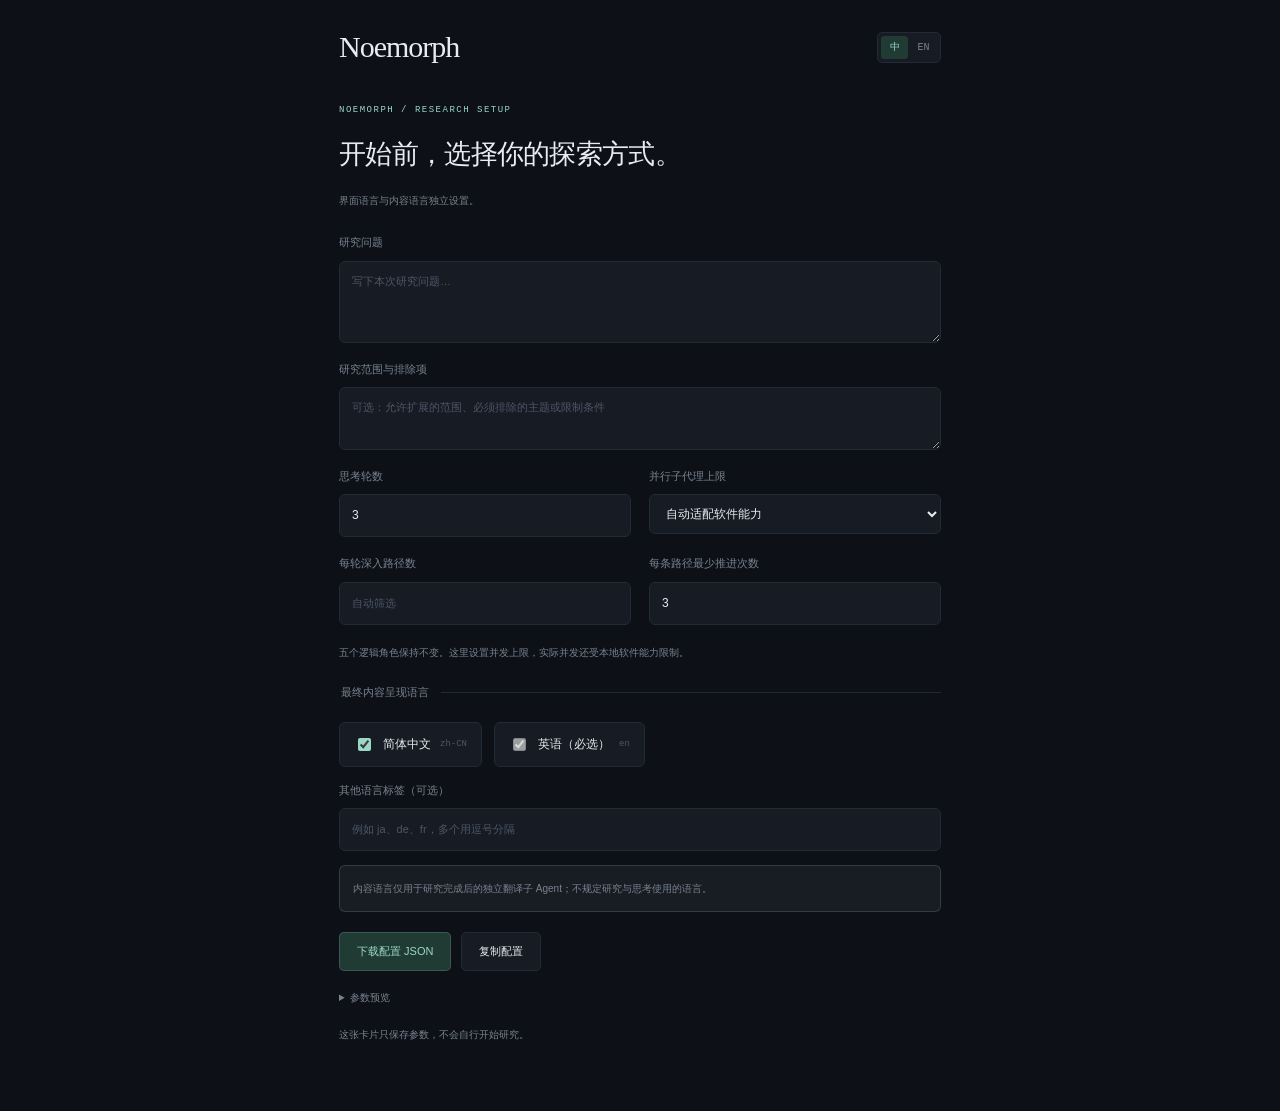
<file: examples/run-card.html>
<!doctype html>
<html lang="zh-CN" data-theme="dark"><head><meta charset="utf-8"><meta name="viewport" content="width=device-width,initial-scale=1"><meta name="color-scheme" content="dark light"><title>Noemorph · Run settings</title><style>@charset "UTF-8";
:root{--bg:#0d1016;--panel:#11151c;--panel-alt:#161b24;--canvas:#0b0f15;--fg:#e8ecef;--muted:#788391;--faint:#4c5765;--border:#222a35;--teal:#9bd9c6;--teal-soft:#203a34;--violet:#b6a0e4;--blue:#86b6dc;--gold:#dbbd7b;--rose:#d98f92;--edge-color:#384552;--grid:#1f2834;--shadow:0 20px 70px #0006;--sidebar:254px;--inspector:310px;font-family:Inter,-apple-system,BlinkMacSystemFont,"Segoe UI","PingFang SC","Microsoft YaHei",sans-serif;color:var(--fg);background:var(--bg);font-synthesis:none}
[data-theme=light]{--bg:#f4f3ef;--panel:#f9f8f5;--panel-alt:#efeee8;--canvas:#f3f3ee;--fg:#26342f;--muted:#6b7a73;--faint:#8c9690;--border:#dddfd6;--teal:#377c64;--teal-soft:#e1ece4;--violet:#8060ab;--blue:#487da4;--gold:#967233;--rose:#b45860;--edge-color:#bac7bd;--grid:#dce1d8;--shadow:0 20px 70px #29332912}
*{box-sizing:border-box}body{margin:0;overflow:hidden;font-size:13px}button,input,select{font:inherit}button,a,input,select{-webkit-tap-highlight-color:transparent}button{cursor:pointer;color:inherit;border:0;background:none}button:disabled{cursor:default;opacity:.45}a{color:inherit;text-decoration:none}button,input,select,a{-webkit-font-smoothing:antialiased}button:focus-visible,a:focus-visible,select:focus-visible,input:focus-visible,[tabindex]:focus-visible{outline:2px solid var(--teal);outline-offset:4px}button:hover{color:var(--teal)}button{transition:background .16s,color .16s,border-color .16s}button[hidden],[hidden]{display:none!important}.workspace{display:grid;grid-template-columns:var(--sidebar) minmax(0,1fr) var(--inspector);height:100dvh;min-height:500px}.workspace.inspector-closed{grid-template-columns:var(--sidebar) minmax(0,1fr)}.sidebar{padding:30px 22px 16px;background:var(--panel);border-right:1px solid var(--border);display:flex;flex-direction:column;overflow-y:auto;z-index:30}.brand{display:flex;align-items:center;gap:13px;font:29px Georgia,"Times New Roman",serif;letter-spacing:-1px}.brand-mark{width:38px;height:38px;position:relative;border:1px solid #6a8e7f;border-radius:50%;display:grid;place-items:center;font-size:33px;line-height:1;color:var(--teal);font-style:italic}.brand-mark>span{position:absolute;font:13px sans-serif;right:-6px;top:-2px;background:var(--panel);padding:2px}.brand-version{font:8px ui-monospace,SFMono-Regular,monospace;letter-spacing:2.2px;color:var(--muted);display:block;margin-top:7px}.tagline{font:italic 14px/1.6 Georgia,serif;color:var(--muted);margin:23px 0 21px 2px;letter-spacing:.2px}.sidebar-rule{height:1px;background:var(--border);margin-bottom:24px}.eyebrow{font:9px/1.5 ui-monospace,SFMono-Regular,monospace;color:var(--muted);letter-spacing:1.5px;display:flex;align-items:center;gap:10px}.live-dot{display:inline-block;width:5px;height:5px;background:var(--teal);border-radius:50%;box-shadow:0 0 8px #9bd9c62b;flex-shrink:0}.project-card{display:flex;width:100%;align-items:center;gap:10px;text-align:left;border:1px solid var(--border);border-radius:8px;padding:13px 11px;margin:12px 0 0;background:var(--panel-alt)}.project-icon{font-size:21px;color:var(--teal)}.project-card>span:nth-child(2){min-width:0;flex:1}.project-card strong{font-size:11px;font-weight:500;display:block;white-space:nowrap;overflow:hidden;text-overflow:ellipsis}.project-card small{display:block;font-size:9px;color:var(--muted);margin-top:6px}.project-arrow{color:var(--muted)}.demo-notice{font-size:9px;color:var(--gold);line-height:1.6;margin-top:10px}.section-heading{display:flex;align-items:center;justify-content:space-between;font-size:10px;color:var(--muted);margin:27px 2px 12px}.section-heading>span{font:8px ui-monospace,monospace;letter-spacing:1px;color:var(--faint)}.text-button{font-size:10px;padding:0;color:var(--faint)}.view-nav{display:grid;gap:4px}.view-nav>button{display:flex;align-items:center;gap:11px;padding:11px 12px;text-align:left;border-radius:6px;font-size:12px;color:var(--muted)}.view-nav>button.active{color:var(--teal);background:var(--teal-soft)}.view-nav>button>span:first-child{font-size:16px;width:18px}.nav-count{font:10px ui-monospace,monospace;margin-left:auto;opacity:.8}.role-filters{display:grid;gap:7px}.role-filter{display:flex;gap:9px;align-items:center;text-align:left;width:100%;padding:5px 2px;font-size:11px;color:var(--fg)}.role-filter[aria-pressed=false]{opacity:.35}.role-dot{width:6px;height:6px;border-radius:50%;background:var(--role);box-shadow:0 0 0 3px color-mix(in srgb,var(--role) 9%,transparent);flex-shrink:0}.role-filter .role-count{font:9px ui-monospace,monospace;color:var(--muted);margin-left:auto}.role-check{width:11px;height:11px;border:1px solid var(--faint);border-radius:3px;margin-right:3px;display:grid;place-items:center;font-size:9px;color:var(--muted)}.round-pills{display:flex;flex-wrap:wrap;gap:6px}.round-pills button{font:10px ui-monospace,monospace;color:var(--muted);padding:6px 9px;border:1px solid var(--border);border-radius:4px}.round-pills button.active{background:var(--teal-soft);color:var(--teal);border-color:color-mix(in srgb,var(--teal) 35%,transparent)}.status-select-label{display:block;font-size:10px;color:var(--muted);margin:20px 2px 8px}select{color:var(--fg);background:var(--panel-alt);border:1px solid var(--border);border-radius:5px;padding:9px;font-size:11px;width:100%}.sidebar-bottom{margin-top:auto;padding-top:30px}.local-label{font:8px ui-monospace,monospace;letter-spacing:1.2px;color:var(--muted);display:flex;gap:7px;align-items:center}.import-button{display:flex;gap:10px;align-items:center;margin-top:15px;border:1px solid var(--border);border-radius:6px;padding:11px;font-size:11px;width:100%}.import-button>span{font-size:18px;color:var(--muted)}kbd{font:9px ui-monospace,monospace;color:var(--faint);border:1px solid var(--border);border-radius:3px;padding:2px 4px}.import-button kbd{margin-left:auto;font-size:8px}.sidebar-bottom p{font-size:9px;color:var(--faint);text-align:center;margin:17px 0 0}.main{min-width:0;display:flex;flex-direction:column;height:100dvh;min-height:500px;position:relative}.topbar{height:68px;flex-shrink:0;border-bottom:1px solid var(--border);display:flex;align-items:center;justify-content:space-between;padding:0 30px}.breadcrumb{display:flex;gap:13px;align-items:center;font-size:10px;color:var(--muted)}.breadcrumb strong{font-weight:500;color:var(--fg)}.slash{color:var(--faint)}.small-tag{font:7px ui-monospace,monospace;letter-spacing:1px;padding:4px 6px;border:1px solid var(--border);border-radius:3px;color:var(--muted)}.topbar-actions{display:flex;align-items:center;gap:12px;position:relative}.icon-button{min-width:30px;height:30px;border:1px solid transparent;border-radius:5px;font-size:16px;display:grid;place-items:center;color:var(--muted)}.icon-button:hover,.icon-button.active{background:var(--panel-alt);border-color:var(--border);color:var(--fg)}#help-button{font:12px Georgia,serif;border:1px solid var(--border);width:23px;min-width:23px;height:23px;border-radius:50%}.button{font-size:11px;border:1px solid var(--border);border-radius:5px;padding:9px 13px;background:var(--panel-alt)}.export-button{display:flex;align-items:center;gap:9px}.chevron{color:var(--muted)}.popover{position:absolute;right:0;top:44px;z-index:60;background:var(--panel);padding:6px;border:1px solid var(--border);box-shadow:var(--shadow);border-radius:8px;min-width:210px}.popover button{display:block;width:100%;text-align:left;padding:11px;font-size:12px;border-radius:4px}.popover button:hover{background:var(--panel-alt)}.popover button>span{display:block;color:var(--muted);font-size:9px;margin-top:5px}.research-header{padding:31px 32px 29px;display:flex;align-items:center;gap:28px;justify-content:space-between;border-bottom:1px solid var(--border)}.research-header>div:first-child{min-width:0}.research-header .eyebrow{font-size:8px;letter-spacing:1.65px;color:var(--teal)}h1{font-size:25px;font-weight:450;letter-spacing:-.7px;margin:12px 0 10px;line-height:1.5}h1 em{font-style:normal;color:var(--muted)}#question-title{font-size:11px;color:var(--muted);margin:0;line-height:1.7;max-width:620px;display:-webkit-box;-webkit-line-clamp:2;-webkit-box-orient:vertical;overflow:hidden}.research-stats{display:flex;gap:25px;flex-shrink:0}.research-stats>div{display:flex;flex-direction:column;gap:9px;min-width:52px}.research-stats strong{font:30px/1 Georgia,serif;font-weight:normal}.research-stats span{font-size:9px;color:var(--muted);white-space:nowrap}.research-stats>div:last-child strong{color:var(--teal)}.map-toolbar{height:64px;flex-shrink:0;display:flex;align-items:center;justify-content:space-between;padding:0 25px;border-bottom:1px solid var(--border);gap:12px}.map-title{display:flex;gap:10px;align-items:center;white-space:nowrap}.map-title strong{font-size:11px;font-weight:500}.map-title .muted{font:9px ui-monospace,monospace}.muted{color:var(--muted)}.map-indicator{width:5px;height:5px;background:var(--teal);border-radius:50%}.toolbar-actions{display:flex;align-items:center;gap:8px}.search-box{display:flex;gap:9px;align-items:center;position:relative;border:1px solid var(--border);border-radius:5px;padding:7px 9px;color:var(--muted);background:var(--panel)}.search-box input{background:none;border:none;outline:none;color:var(--fg);font-size:10px;width:170px;min-width:0}.search-box input::placeholder{color:var(--faint)}.search-box kbd{border:0}.search-results{position:absolute;top:39px;right:0;min-width:320px;width:100%;max-height:380px;overflow:auto;border:1px solid var(--border);border-radius:7px;background:var(--panel);box-shadow:var(--shadow);padding:6px;z-index:50}.search-results>button{padding:11px;text-align:left;display:flex;align-items:flex-start;gap:10px;width:100%;font-size:11px;line-height:1.5;border-radius:4px}.search-results>button:hover,.search-results>button:focus{background:var(--panel-alt)}.search-results small{display:block;color:var(--muted);font-size:9px;margin-top:4px}.search-results p{padding:10px;font-size:11px}.map-area{position:relative;flex:1;min-height:200px;overflow:hidden;background-color:var(--canvas);background-image:radial-gradient(var(--grid) .65px,transparent .65px);background-size:22px 22px}.map-ambient{position:absolute;width:700px;height:700px;left:50%;top:42%;transform:translate(-50%,-50%);background:radial-gradient(ellipse, color-mix(in srgb,var(--teal) 3%,transparent),transparent 63%);pointer-events:none}#graph{width:100%;height:100%;display:block;cursor:grab;touch-action:none;position:relative;user-select:none}#graph.dragging{cursor:grabbing}.canvas-caption{position:absolute;top:23px;left:26px;display:flex;gap:10px;pointer-events:none;color:var(--faint)}.canvas-caption .compass{font-size:24px;opacity:.7}.canvas-caption>div{font:7px ui-monospace,monospace;letter-spacing:1.5px;padding-top:4px}.canvas-caption small{font:9px/1.4 sans-serif;letter-spacing:.4px;display:block;margin-top:7px;color:var(--faint)}.map-bottom{position:absolute;bottom:20px;left:26px;right:22px;display:flex;justify-content:space-between;align-items:flex-end;gap:16px;pointer-events:none}.map-bottom>*{pointer-events:auto}.map-legend{display:flex;gap:14px;flex-wrap:wrap;padding-bottom:7px;font-size:8px;color:var(--muted);max-width:65%}.map-legend>span{display:flex;gap:6px;align-items:center}.map-legend i{display:block;width:16px;height:0;border-top:1px solid var(--muted);opacity:.7}.map-legend i.legend-dashed{border-top-style:dashed}.map-legend i.legend-frontier{width:6px;height:6px;border:1px dashed var(--muted);border-radius:50%}.zoom-controls{display:flex;align-items:center;background:var(--panel);border:1px solid var(--border);border-radius:6px;box-shadow:0 3px 12px #0002;padding:3px}.zoom-controls>button{width:28px;height:28px;font-size:17px;color:var(--muted);border-radius:3px}.zoom-controls>button:hover{background:var(--panel-alt);color:var(--fg)}.zoom-controls #zoom-level{font:9px ui-monospace,monospace;width:45px}.zoom-controls>span{height:16px;width:1px;background:var(--border);margin:0 3px}.minimap-wrap{position:absolute;bottom:77px;right:22px;background:color-mix(in srgb,var(--panel) 90%,transparent);border:1px solid var(--border);border-radius:5px;width:150px;padding:9px}.minimap-label{font:6px ui-monospace,monospace;letter-spacing:1px;color:var(--faint);display:flex;justify-content:space-between;margin-bottom:4px}#minimap{width:100%;height:77px;display:block;cursor:crosshair}.minimap-viewport{fill:color-mix(in srgb,var(--teal) 6%,transparent);stroke:var(--teal);stroke-width:.6;rx:3}.node{cursor:pointer;outline:none;--node-color:var(--teal)}.node circle.halo{fill:var(--node-color);opacity:0;transition:opacity .25s}.node .disc{fill:var(--canvas);stroke:var(--node-color);stroke-width:1.4;transition:fill .15s,stroke-width .15s}.node .inner-disc{fill:var(--node-color);opacity:.09}.node.frontier .disc,.node.blocked .disc{stroke-dasharray:3 4;opacity:.7}.node.question .disc{fill:var(--teal-soft);stroke-width:1.5}.node.selected .halo{opacity:.11}.node.selected .disc,.node:focus-visible .disc{stroke-width:2.7}.node:hover .halo{opacity:.1}.node.selected .orbit{opacity:.5}.node .orbit{fill:none;stroke:var(--node-color);stroke-width:.6;opacity:0;stroke-dasharray:2 5}.node .node-symbol{font:16px Georgia,serif;fill:var(--node-color);text-anchor:middle;dominant-baseline:central}.node.question .node-symbol{font-size:28px;font-style:italic}.node .node-label{font-size:12px;fill:var(--fg);text-anchor:middle;paint-order:stroke;stroke:var(--canvas);stroke-width:5px;stroke-linejoin:round;pointer-events:none}.node .node-meta{font:8px ui-monospace,monospace;fill:var(--muted);text-anchor:middle;paint-order:stroke;stroke:var(--canvas);stroke-width:4px;pointer-events:none}.node .expand-badge circle{fill:var(--panel-alt);stroke:var(--node-color);stroke-width:.8}.node .expand-badge text{font:8px ui-monospace,monospace;text-anchor:middle;dominant-baseline:central;fill:var(--node-color)}.node .node-link-button circle{fill:var(--panel);stroke:var(--border);stroke-width:1}.node .node-link-button text{font:11px sans-serif;fill:var(--muted);text-anchor:middle;dominant-baseline:central}.node .node-link-button:hover circle{stroke:var(--node-color)}.node .node-link-button:hover text{fill:var(--node-color)}.edge-path{fill:none;stroke:var(--edge-color);stroke-width:1;opacity:.75}.edge-path.analogy,.edge-path.transfer,.edge-path.related{stroke-dasharray:4 5}.edge-path.conflict{stroke:var(--rose);stroke-dasharray:3 4}.edge-path.highlight{stroke:var(--teal);opacity:.75;stroke-width:1.5}.edge-label{font-size:8px;fill:var(--faint);text-anchor:middle;paint-order:stroke;stroke:var(--canvas);stroke-width:5px;pointer-events:none}.node.dim{opacity:.18}.edge.dim{opacity:.12}.lod-low .node-meta,.lod-low .node-link-button,.lod-low .edge-label{display:none}.lod-low .node-label{font-size:14px}.hide-edge-labels .edge-label{display:none}.statusbar{height:32px;flex-shrink:0;display:flex;align-items:center;justify-content:space-between;gap:12px;padding:0 24px;border-top:1px solid var(--border);font-size:8px;color:var(--muted)}.statusbar>span:first-child{display:flex;align-items:center;gap:8px;min-width:0}.statusbar #status-message{white-space:nowrap;overflow:hidden;text-overflow:ellipsis}#status-hint{color:var(--faint);white-space:nowrap}.inspector{background:var(--panel);border-left:1px solid var(--border);height:100dvh;overflow:hidden;display:flex;flex-direction:column;z-index:25}.inspector-top{height:68px;flex-shrink:0;padding:0 22px;display:flex;align-items:center;justify-content:space-between;border-bottom:1px solid var(--border)}.inspector-top .eyebrow{font-size:8px}.inspector-scroll{padding:25px 23px;overflow-y:auto;flex:1;scrollbar-width:thin;scrollbar-color:var(--border) transparent}.node-kicker{display:flex;gap:8px;align-items:center;font-size:9px;color:var(--muted);margin-bottom:15px}.node-kicker .role-dot{width:5px;height:5px}.node-number{margin-left:auto;font:8px ui-monospace,monospace;color:var(--faint)}.inspector h2{font-size:21px;line-height:1.65;font-weight:500;letter-spacing:-.4px;margin:0 0 17px;overflow-wrap:anywhere}.node-badges{display:flex;gap:7px;flex-wrap:wrap;margin:0 0 20px}.badge{font-size:9px;line-height:1.5;padding:4px 7px;background:var(--panel-alt);border:1px solid var(--border);border-radius:4px;color:var(--muted)}.badge.evidence{color:var(--teal);background:var(--teal-soft);border-color:transparent}.badge.uncertain{color:var(--gold)}.inspector-tabs{display:flex;border-bottom:1px solid var(--border);gap:22px;margin:0 0 21px}.inspector-tabs>button{font-size:10px;color:var(--muted);padding:0 0 12px;border-bottom:1px solid transparent}.inspector-tabs>button.active{color:var(--fg);border-color:var(--teal)}.inspector-section{margin-top:23px}.inspector-section>h3{font-size:9px;font-weight:500;letter-spacing:.8px;color:var(--muted);display:flex;align-items:center;justify-content:space-between;margin:0 0 12px}.inspector-section>p,.inspector-description{font-size:11px;line-height:1.95;color:var(--muted);white-space:pre-wrap;overflow-wrap:anywhere;margin:0}.inspector-description{color:var(--fg);opacity:.84}.importance-scale{display:flex;gap:4px;align-items:center;margin:8px 0}.importance-scale i{height:3px;flex:1;background:var(--border);border-radius:2px}.importance-scale i.filled{background:var(--teal);opacity:.65}.importance-note{font-size:8px;color:var(--faint);line-height:1.8}.reference-card{padding:11px;border:1px solid var(--border);border-radius:6px;background:var(--panel-alt);margin-bottom:8px}.reference-title{font-size:10px;line-height:1.6;color:var(--fg);display:flex;align-items:flex-start;gap:8px;overflow-wrap:anywhere}.reference-title>span:first-child{color:var(--teal);font-size:12px;flex-shrink:0}.reference-card small{display:block;font:8px/1.7 ui-monospace,monospace;color:var(--faint);margin:6px 0 0 20px;overflow-wrap:anywhere}.reference-card a{display:inline-flex;gap:5px;font-size:9px;color:var(--teal);margin:10px 0 0 20px}.reference-card a:hover{text-decoration:underline}.reference-empty{font-size:10px;line-height:1.8;color:var(--faint);border:1px dashed var(--border);border-radius:5px;padding:12px}.next-question{background:color-mix(in srgb,var(--teal) 5%,var(--panel));border:1px solid color-mix(in srgb,var(--teal) 16%,transparent);border-radius:7px;padding:13px;margin-top:22px}.next-question>span{display:block;font:8px ui-monospace,monospace;color:var(--teal);letter-spacing:1.5px}.next-question>p{font-size:11px;line-height:1.9;color:var(--fg);margin:10px 0}.next-question button{padding:0;color:var(--teal);font-size:10px;margin-top:2px}.inspector-actions{display:flex;gap:7px;margin-top:22px}.inspector-actions button{flex:1;padding:10px 6px;font-size:10px;border:1px solid var(--border);border-radius:5px}.inspector-actions button:first-child{background:var(--teal-soft);color:var(--teal);border-color:transparent}.origin-id{font:8px/1.8 ui-monospace,monospace;color:var(--faint);margin-top:23px;overflow-wrap:anywhere}.connection-card{display:block;width:100%;text-align:left;border:1px solid var(--border);padding:12px;border-radius:6px;margin-bottom:8px;font-size:11px;line-height:1.7}.connection-card small{display:block;color:var(--muted);font-size:8px;margin-bottom:4px}.path-crumbs{display:flex;flex-wrap:wrap;gap:5px;font-size:9px;color:var(--muted);line-height:1.8}.path-crumbs button{color:var(--muted);padding:0;font-size:9px;max-width:160px;overflow:hidden;white-space:nowrap;text-overflow:ellipsis}.path-crumbs button:hover{color:var(--teal)}.inspector-details{margin-top:20px}.inspector-details summary{font-size:10px;color:var(--muted);cursor:pointer}.inspector-details dt{font:8px ui-monospace,monospace;color:var(--faint);margin-top:12px}.inspector-details dd{font-size:10px;line-height:1.8;color:var(--muted);margin:5px 0;white-space:pre-wrap;overflow-wrap:anywhere}.reopen-inspector{position:absolute;right:14px;top:84px;border-color:var(--border);background:var(--panel);z-index:24}.empty-state{position:absolute;left:50%;top:48%;transform:translate(-50%,-50%);text-align:center;padding:25px;width:300px;background:var(--panel);border:1px solid var(--border);border-radius:10px;box-shadow:var(--shadow)}.empty-state>span{font-size:30px;color:var(--teal);display:block;margin-bottom:18px}.empty-state strong{font-size:13px}.empty-state p{font-size:11px;color:var(--muted);line-height:1.8}.empty-state button{margin-top:10px}.toast{position:fixed;bottom:52px;left:50%;transform:translateX(-50%);z-index:100;background:var(--fg);color:var(--bg);font-size:12px;line-height:1.7;padding:12px 20px;border-radius:6px;box-shadow:var(--shadow);max-width:calc(100vw - 30px)}dialog{background:var(--panel);color:var(--fg);border:1px solid var(--border);border-radius:12px;width:500px;max-width:90vw;padding:26px;box-shadow:var(--shadow)}dialog::backdrop{background:#0009;backdrop-filter:blur(3px)}.dialog-title{display:flex;align-items:center;justify-content:space-between;font-size:19px}dialog>p{font-size:12px;line-height:1.9;color:var(--muted)}.help-grid{display:grid;grid-template-columns:115px 1fr;gap:14px;margin:24px 0;align-items:start}.help-grid kbd{font-size:10px;width:fit-content}.help-grid span{font-size:11px;color:var(--muted);line-height:1.6}dialog .help-footnote{font-size:10px;border-top:1px solid var(--border);padding-top:16px}.drop-target{position:absolute;inset:12px;background:color-mix(in srgb,var(--panel) 92%,transparent);border:1px dashed var(--teal);border-radius:10px;display:grid;place-items:center;font-size:20px;z-index:60;pointer-events:none}.mobile-menu{display:none}.map-area:fullscreen{height:100dvh;width:100vw}.map-area:fullscreen .minimap-wrap{width:200px}
@media(min-width:1600px){:root{--sidebar:276px;--inspector:350px}.research-header{padding:36px 40px}h1{font-size:29px}.research-stats{gap:35px}.inspector-scroll{padding:30px 27px}.tagline{font-size:15px}}
@media(max-width:1250px){:root{--sidebar:218px;--inspector:280px}.sidebar{padding:26px 16px 16px}.research-header{padding:24px;gap:15px;align-items:flex-start}h1{font-size:22px}.research-stats{gap:15px}.research-stats strong{font-size:26px}.research-stats span{font-size:8px}.search-box input{width:125px}.topbar{padding:0 24px}.map-toolbar{padding:0 20px;gap:8px}.map-title{gap:7px}.map-title .muted{font-size:8px}.map-legend{gap:9px}.inspector-scroll{padding:22px 19px}}
@media(max-width:1060px){:root{--sidebar:210px;--inspector:290px}.workspace{grid-template-columns:var(--sidebar) minmax(0,1fr)}.inspector{position:fixed;right:0;top:68px;bottom:0;height:calc(100dvh - 68px);width:var(--inspector);box-shadow:-20px 0 50px #0003}.inspector-top{height:48px}.inspector-closed .inspector{display:none}.research-stats{gap:26px}.map-legend{max-width:55%}.reopen-inspector{right:14px}.research-header{padding:28px}.map-toolbar{padding:0 24px}}
@media(max-height:800px){.sidebar{padding-top:22px}.sidebar-rule{margin-bottom:20px}.tagline{margin:18px 0}.section-heading{margin-top:22px}.sidebar-bottom{padding-top:20px}.research-header{padding-top:23px;padding-bottom:23px}.inspector-scroll{padding-top:22px}}
@media(max-width:720px){.workspace,.workspace.inspector-closed{grid-template-columns:minmax(0,1fr)}.sidebar{position:fixed;inset:0 auto 0 0;width:254px;transform:translateX(-100%);transition:transform .2s;box-shadow:10px 0 50px #0004}.workspace.sidebar-open .sidebar{transform:translateX(0)}.mobile-menu{display:grid;min-width:25px;width:25px;height:25px;font-size:12px}.breadcrumb{gap:9px}.small-tag{display:none}.topbar{height:55px;padding:0 16px}.topbar-actions{gap:8px}.research-header{padding:22px 20px;display:block}.research-header .eyebrow{font-size:7px;letter-spacing:1.3px}h1{font-size:21px;margin-top:9px}#question-title{font-size:10px}.research-stats{margin-top:19px;gap:25px}.research-stats>div{display:flex;flex-direction:row;gap:8px;align-items:baseline}.research-stats strong{font-size:24px}.research-stats span{font-size:8px}.map-toolbar{height:56px;padding:0 15px}.map-title .muted{display:none}.search-box{padding:6px 7px;gap:6px}.search-box input{width:105px;font-size:9px}.search-box kbd{display:none}.toolbar-actions{gap:3px}.toolbar-actions .icon-button{min-width:27px;font-size:14px}.search-results{min-width:270px;right:-52px}.canvas-caption{top:17px;left:18px}.canvas-caption small{display:none}.canvas-caption>div{font-size:6px}.map-bottom{left:16px;right:16px;bottom:15px}.map-legend{max-width:45%;gap:8px;font-size:7px}.minimap-wrap{right:16px;bottom:68px;width:110px}#minimap{height:55px}.statusbar{padding:0 15px;height:28px;font-size:7px}#status-hint{display:none}.inspector{top:auto;bottom:0;height:60dvh;width:100%;border-top:1px solid var(--border);border-radius:16px 16px 0 0;box-shadow:0 -20px 80px #0004}.inspector-top{height:47px}.inspector-scroll{padding:18px 22px 35px}.inspector h2{font-size:19px}.reopen-inspector{top:auto;bottom:42px;right:14px}.node .node-label{font-size:13px}.brand{font-size:28px}.map-area:fullscreen .map-legend{max-width:55%}}
@media(prefers-reduced-motion:reduce){*{transition:none!important;scroll-behavior:auto!important}}
@media(max-height:550px){.main,.workspace{min-height:0}.topbar{height:43px}.research-header{padding:13px 20px}.research-header .eyebrow{display:none}.research-header h1{font-size:17px;margin:0 0 5px}.research-header p{font-size:9px}.research-stats{margin-top:10px;gap:20px}.research-stats strong{font-size:21px}.map-toolbar{height:47px}.map-area{min-height:100px}.canvas-caption,.minimap-wrap{display:none}.statusbar{height:24px}.map-bottom{bottom:10px}.map-legend{display:none}.inspector{top:auto;bottom:0;height:80dvh}.sidebar{padding-top:18px}.sidebar .tagline{display:none}.sidebar-rule{margin-top:20px}.sidebar-bottom{margin-top:20px}.section-heading{margin-top:20px}}
@media(max-width:360px){.topbar{padding:0 10px}.breadcrumb{font-size:9px;gap:6px}.topbar-actions{gap:5px}.export-button{font-size:9px;padding:7px 9px;gap:5px}.research-header{padding-left:15px;padding-right:15px}.research-header h1{font-size:17px;letter-spacing:-.4px}.search-box input{width:85px}.toolbar-actions #labels-button{display:none}.map-title{gap:5px}.map-title strong{font-size:10px}.map-toolbar{padding:0 10px}.map-bottom{right:10px;left:10px}}
.node.primary .node-label{font-size:13px;font-weight:500}.node:not(.primary) .node-label{font-size:11px;opacity:.87}.lod-low .node.primary .node-link-button{display:initial}.minimap-wrap{top:22px;bottom:auto}.minimap-label{align-items:center}.minimap-label>button{font:11px ui-monospace,monospace;padding:0 2px;color:var(--muted)}
@media(max-width:720px){.minimap-wrap{top:17px;bottom:auto}}
.sr-only{position:absolute;width:1px;height:1px;padding:0;margin:-1px;overflow:hidden;clip:rect(0,0,0,0);white-space:nowrap;border:0}.language-switch{display:flex;gap:2px;padding:3px;background:var(--panel-alt);border:1px solid var(--border);border-radius:5px;flex-shrink:0}.language-switch button{font:10px ui-monospace,monospace;min-width:27px;height:23px;border-radius:3px;color:var(--muted)}.language-switch button[aria-pressed=true]{background:var(--teal-soft);color:var(--teal)}.content-language-control{margin-right:auto;min-width:0}.content-language-control select{width:136px;max-width:100%;font-size:10px;padding:7px 20px 7px 8px;height:31px;text-overflow:ellipsis}.run-settings-dialog{width:640px;max-height:90dvh;overflow:auto}.settings-form{margin-top:24px}.setting-field{display:flex;flex-direction:column;gap:9px;margin-bottom:18px;min-width:0}.setting-field>label,.setting-languages legend{font-size:11px;color:var(--muted);line-height:1.6}.setting-field input,.setting-field textarea,.setting-field select{width:100%;font-family:inherit;font-size:12px;line-height:1.6;color:var(--fg);background:var(--panel-alt);border:1px solid var(--border);padding:11px 12px;border-radius:6px;resize:vertical}.setting-field input::placeholder,.setting-field textarea::placeholder{color:var(--faint);font-size:11px}.settings-grid{display:grid;grid-template-columns:1fr 1fr;gap:0 18px}.setting-note{font-size:10px;line-height:1.9;color:var(--muted);margin:0 0 22px}.setting-languages{border:0;border-top:1px solid var(--border);margin:22px 0 0;padding:20px 0 0;display:flex;flex-wrap:wrap;gap:12px}.setting-languages legend{padding-right:12px}.language-choice{display:flex;align-items:center;gap:9px;padding:12px 14px;border:1px solid var(--border);border-radius:6px;font-size:12px;cursor:pointer;background:var(--panel-alt)}.language-choice input{accent-color:var(--teal)}.language-choice code{color:var(--faint);font-size:9px}.setting-wide{width:100%}.setting-languages .setting-field{margin:3px 0 0}.language-policy{padding:13px;border:1px solid color-mix(in srgb,var(--teal) 18%,transparent);border-radius:6px;background:color-mix(in srgb,var(--teal) 4%,var(--panel));margin:14px 0 20px}.settings-actions{display:flex;gap:10px;flex-wrap:wrap}.settings-actions .button{padding:11px 17px}.settings-actions .setting-primary{background:var(--teal-soft);color:var(--teal);border-color:color-mix(in srgb,var(--teal) 20%,transparent)}.settings-preview{margin:20px 0;font-size:10px;color:var(--muted)}.settings-preview summary{cursor:pointer}.config-preview{font:10px/1.7 ui-monospace,monospace;white-space:pre-wrap;overflow-wrap:anywhere;padding:14px;background:var(--canvas);border:1px solid var(--border);border-radius:6px}.setting-error{color:var(--rose);font-size:11px;line-height:1.8}.setting-saved{color:var(--teal);font-size:11px;line-height:1.8}.run-card-page{overflow:auto;min-height:100dvh}.run-card-shell{max-width:650px;margin:0 auto;padding:30px 24px 45px}.run-card-header{display:flex;align-items:center;justify-content:space-between;margin-bottom:40px}.card-brand{font:30px Georgia,serif;letter-spacing:-1px}.run-card-shell h1{font-size:27px;line-height:1.7;margin:14px 0}.run-card-shell .eyebrow{color:var(--teal);font-size:9px}
@media(max-width:1250px){.content-language-control select{width:113px}.search-box input{width:110px}.topbar-actions{gap:8px}.map-toolbar{gap:9px}}
@media(max-width:1060px){.content-language-control select{width:140px}}
@media(max-width:720px){.content-language-control select{width:102px;font-size:9px;padding-right:12px}.search-box input{width:80px}.map-title{gap:6px}.map-toolbar{gap:7px}.toolbar-actions{gap:2px}.topbar{padding:0 12px}.topbar-actions{gap:4px}.topbar-actions .icon-button{min-width:26px;width:26px;font-size:14px}.language-switch{padding:2px}.language-switch button{min-width:23px;font-size:9px;height:21px}.topbar .breadcrumb>span:not(.slash){display:none}.topbar .breadcrumb .slash{display:none}.run-settings-dialog{padding:20px;max-height:93dvh}.settings-grid{gap:0 12px}.setting-field input,.setting-field textarea,.setting-field select{font-size:12px}.run-card-shell{padding:23px 20px}.run-card-header{margin-bottom:30px}.run-card-shell h1{font-size:23px}.settings-actions .button{font-size:11px}.map-toolbar .toolbar-actions #labels-button{display:none}}
@media(max-width:360px){.content-language-control select{width:88px}.search-box input{width:65px}.topbar #help-button{display:none}.topbar .breadcrumb{display:none}.topbar-actions{width:100%;justify-content:flex-end}.topbar-actions .language-switch{margin-right:auto}.settings-grid{grid-template-columns:1fr}.run-card-shell{padding:20px 16px}}
:lang(en) .research-header h1 em::before{content:' '}

/* Compact overviews keep long translated titles away from neighboring nodes. */
.lod-compact .node-meta{display:none}.lod-compact .node.primary .node-label{font-size:11.5px}
</style></head>
<body class="run-card-page"><main class="run-card-shell"><header class="run-card-header"><a class="card-brand" href="#">Noemorph</a><div class="language-switch" aria-label="界面语言"><button data-card-lang="zh-CN" aria-pressed="true">中</button><button data-card-lang="en" aria-pressed="false">EN</button></div></header><div class="eyebrow">NOEMORPH / RESEARCH SETUP</div><h1>开始前，选择你的探索方式。</h1><p class="setting-note">界面语言与内容语言独立设置。</p><div id="run-settings-root"></div></main>
<script id="run-card-data" type="application/json">{"config": {"schema_version": "noemorph-run-config/1.0", "question": "", "scope": "", "macro_rounds": 3, "max_parallel_agents": null, "top_n": null, "depth_hops": 3, "presentation_languages": ["zh-CN", "en"], "ui_language": "zh-CN", "research_language_policy": "unconstrained", "logical_roles": 5, "breadth_per_role": 5}}</script><script>/* Interface strings only. Graph translations live in separate declared variants. */
(function (root, factory) {
  const api = factory();
  if (typeof module === 'object' && module.exports) module.exports = api;
  else root.NoemorphI18n = api;
})(typeof globalThis !== 'undefined' ? globalThis : this, function () {
  'use strict';
  const pairs = [
    ['英语（必选）','English (required)'],
    ['图谱缺少完整语言版本：{languages}。请生成并导入翻译。','Complete graph language versions are missing: {languages}. Generate and import the translations.'],
    ['研究范围与排除项','Scope and exclusions'],['可选：允许扩展的范围、必须排除的主题或限制条件','Optional: allowed expansion, excluded topics, or constraints'],
    ['Noemorph 首页','Noemorph home'],['中文界面','Chinese interface'],['工作空间','Workspace'],['知识图谱','Knowledge map'],['知识探索地图','Knowledge atlas'],
    ['每一个发现，','Every discovery,'],['都是新的起点。','a new beginning.'],
    ['知识节点','Knowledge nodes'],['探索连接','Connections'],['待深入方向','Open directions'],
    ['浏览图谱','Browse the map'],['主要发现','Key discoveries'],['完整网络','Full network'],['待探索分支','Open branches'],
    ['逻辑探索路径','Logical exploration paths'],['重置','Reset'],['研究轮次','Research rounds'],['探索状态','Exploration status'],
    ['所有状态','All statuses'],['已做深度探索','Explored in depth'],['尚未深入','Not yet explored in depth'],['未解决 / 受阻','Unresolved / blocked'],['存在反证','Contradicted'],
    ['问题与概念','Question & concepts'],['谓词拓展','Predicate expansion'],['主词替换','Subject substitution'],['谓词抽象','Predicate abstraction'],['主词抽象','Subject abstraction'],
    ['已发现','Discovered'],['直接证据','Direct evidence'],['有限支持','Supported with limits'],['推断','Inferred'],['尚未证实','Unverified'],['证据冲突','Conflicting evidence'],
    ['全部','All'],['导出','Export'],['导入研究图谱','Import graph'],['跟随证据，让问题继续生长。','Follow the evidence. Let the question grow.'],
    ['交互演示 · 示例不构成研究证据','Interactive demo · Examples are not research evidence'],
    ['寻找概念、线索或问题…','Find a concept, lead, or question…'],['搜索所有节点','Search all nodes'],
    ['缩小看见联系，靠近看见细节。','Zoom out for connections. Zoom in for detail.'],
    ['这里还没有匹配的线索','No matching leads here yet'],['调整路径、轮次或探索状态，再看看。','Try different paths, rounds, or statuses.'],['重置筛选','Reset filters'],
    ['探索路径','Exploration path'],['类比 / 待验证联系','Analogy / unverified link'],['界面语言','Interface language'],['图谱内容语言','Graph content language'],
    ['跟随界面','Follow interface'],['原始记录（混合 / 未标注）','Source (mixed / untagged)'],['运行参数','Run settings'],
    ['切换明暗主题','Toggle light / dark theme'],['打开操作指南','Open interaction guide'],['操作指南','Interaction guide'],
    ['切换连线标签','Toggle connection labels'],['适应窗口','Fit to window'],['适应窗口 · F','Fit to window · F'],
    ['缩小','Zoom out'],['放大','Zoom in'],['重置缩放','Reset zoom'],['重置为 100%','Reset to 100%'],['全屏图谱','Fullscreen map'],
    ['打开导航','Open navigation'],['收起节点详情','Close node details'],['打开节点详情','Open node details'],
    ['收起缩略导航','Collapse minimap'],['展开缩略导航','Expand minimap'],['缩略导航图，点击定位；按 Enter 适应全部节点','Minimap: click to navigate; Enter to fit all nodes'],
    ['可拖动缩放的交互知识图谱','Interactive knowledge map with pan and zoom'],
    ['知识图谱。拖动空白移动，滚轮缩放；Tab 选择节点，Enter 打开详情。','Knowledge map. Drag the background to pan, scroll to zoom; Tab to choose a node, Enter for details.'],
    ['图谱导航','Map navigation'],['显示范围','View scope'],['节点详情','Node details'],['线索详情','Lead details'],
    ['独立交互 HTML','Standalone interactive HTML'],['可离线打开','Works offline'],['完整图谱 JSON','Complete graph JSON'],['包含全部节点与视图','Includes all nodes and the view'],
    ['当前视图 SVG','Current view as SVG'],['可编辑矢量图','Editable vector image'],['当前语言 JSON','Current language JSON'],['全部语言 JSON','All languages JSON'],
    ['研究记录仅在当前设备中处理','Research records are processed on this device'],['拖动移动 · 滚轮缩放 · 双击节点展开','Drag to pan · Scroll to zoom · Double-click to expand'],
    ['松开以导入图谱 JSON','Drop to import graph JSON'],['探索，从一个问题开始。','Exploration starts with a question.'],['关闭指南','Close guide'],
    ['地图只呈现已有记录。大小与主次表示阅读优先级；证据等级单独标注。未入选纵深研究的发现依然保留。','The map presents existing records. Size indicates reading priority; evidence strength is shown separately. Findings not selected for deeper study are retained.'],
    ['拖动空白','Drag background'],['移动地图','Pan the map'],['滚轮 / 双指','Scroll / pinch'],['以指针为中心缩放；触屏支持双指缩放','Zoom around the pointer; pinch to zoom on touchscreens'],
    ['拖动节点','Drag a node'],['调整位置；导出会保留布局','Adjust its position; exports keep the layout'],['单击 / Enter','Click / Enter'],['查看发现、证据与下一问','Read findings, evidence, and the next question'],
    ['双击 / +n','Double-click / +n'],['展开或收起下一级线索','Expand or collapse the next level'],['搜索完整图谱，包括隐藏节点','Search the whole graph, including hidden nodes'],
    ['适应当前窗口','Fit the current window'],['退出搜索或关闭详情','Exit search or close details'],
    ['“探索路径”是研究记录的先后关系，不自动表示因果。类比、迁移及冲突关系必须以节点记录和原始证据为准。','Exploration paths show the order of research records, not automatic causation. Check node records and original evidence for analogies, transfer, and conflicts.'],
    ['交互演示 · 所有示例发现仅用于展示界面','Interactive demo · All example findings illustrate the interface only'],
    ['本地图谱 · 阅读优先级与证据等级分别呈现','Local graph · Reading priority and evidence strength are separate'],
    ['已载入研究记录 · {count} 条导入说明，详见主问题节点','Research loaded · {count} import notes in the original-question node'],
    ['{rounds} 轮探索 · {nodes} 个节点','{rounds} rounds · {nodes} nodes'],['原始问题','Original question'],['研究起点','Research starting point'],
    ['第 {round} 轮','Round {round}'],['连接 · {count}','Connections · {count}'],['当前没有记录关联。','No connections are recorded yet.'],
    ['记录中的探索路径','Recorded exploration path'],['此节点保留为研究线索；尚未记录详细结论。','This node is retained as a lead; detailed findings are not recorded yet.'],
    ['阅读优先级 {importance} / 5','Reading priority {importance} / 5'],['图谱中的阅读优先级','Reading priority in the map'],['表示展示主次，不代表证据更强。','Display priority does not imply stronger evidence.'],
    ['回溯研究路径','Trace the research path'],['当前线索','Current lead'],['参考资料与原始文件','References & original files'],['参考资料','Reference'],
    ['本地研究文件','Local research file'],['打开文件','Open file'],['打开来源','Open source'],['打开{label}','Open {label}'],
    ['来源标识尚未解析为链接','Source identifier has not been resolved to a link'],['尚无可跳转的资料。此处不会自动生成引用或补造来源。','No source links are available yet. References are never invented here.'],
    ['THE NEXT QUESTION','THE NEXT QUESTION'],['下一问','The next question'],['THE ORIGINAL QUESTION','THE ORIGINAL QUESTION'],
    ['{count} 条已记录的下级线索尚未展开。它们会把这个问题带向哪里？','{count} recorded child leads are still collapsed. Where might they take this question?'],
    ['展开 {count} 条线索 →','Explore {count} leads →'],['展开 {count} 个下级线索','Expand {count} child leads'],['收起下级线索','Collapse child leads'],
    ['定位此节点 ⌖','Locate node ⌖'],['无下级线索','No child leads'],['展开下级 +','Expand children +'],['收起下级 −','Collapse children −'],['下级已展示','Children are visible'],
    ['查看原始逻辑与边界记录','View logic and boundary records'],['导入说明 · {count}','Import notes · {count}'],
    ['这是当前记录的末端线索。下一问可在节点详情中查看。','This is the end of the current recorded path. See node details for the next question.'],
    ['当前浏览器不支持全屏，可使用窗口最大化。','Fullscreen is unavailable in this browser. You can maximize the window.'],['当前浏览器未允许全屏。','The browser did not allow fullscreen.'],
    [' · 当前已折叠',' · Currently collapsed'],['没有找到匹配的线索。试试原始方向 ID。','No matching leads. Try an original direction ID.'],
    ['文件超过 25 MB，请按研究批次导出。','The file exceeds 25 MB. Export smaller research batches.'],
    ['已打开 {count} 个知识节点，完整数据保留在本地。','Opened {count} knowledge nodes. All data stays on this device.'],['导入失败：{error}','Import failed: {error}'],
    ['当前文件模式无法打包外部资源。请运行 scripts/knowledge_map.py 生成独立 HTML，或通过本地服务打开。','External assets cannot be bundled in this file mode. Use scripts/knowledge_map.py to create standalone HTML, or open the viewer through a local server.'],
    ['图谱未能打开','The graph could not be opened'],['此语言版本尚未生成，内容继续使用 {language}。','This language version has not been generated. Content remains in {language}.'],
    ['已加入 {language} 图谱版本。','Added the {language} graph version.'],['语言版本与当前研究不匹配。请先打开对应原图。','This language version belongs to a different study. Open its source graph first.'],
    ['新研究配置','Configure a study'],['开始前，选择你的探索方式。','Choose how to explore before you begin.'],['研究问题','Research question'],['写下本次研究问题…','Enter the research question…'],
    ['思考轮数','Research rounds'],['并行子代理上限','Maximum parallel subagents'],['自动适配软件能力','Adapt to host capabilities'],['每轮深入路径数','Deep paths per round'],['自动筛选','Automatic selection'],
    ['每条路径最少推进次数','Minimum depth attempts per path'],['最终内容呈现语言','Final content languages'],['简体中文','Simplified Chinese'],['英语','English'],['其他语言标签（可选）','Other language tags (optional)'],
    ['例如 ja、de、fr，多个用逗号分隔','For example ja, de, fr; separate tags with commas'],
    ['五个逻辑角色保持不变。这里设置并发上限，实际并发还受本地软件能力限制。','The five logical roles stay fixed. This sets a concurrency ceiling; actual concurrency also depends on the local host.'],
    ['内容语言仅用于研究完成后的独立翻译子 Agent；不规定研究与思考使用的语言。','Content languages apply only to an independent translation subagent after research. They do not constrain the language used to think or investigate.'],
    ['这张卡片只保存参数，不会自行开始研究。','This card saves settings; it does not start research by itself.'],['保存并返回 Agent','Save and return to Agent'],['下载配置 JSON','Download configuration JSON'],['复制配置','Copy configuration'],
    ['参数已保存，返回 Agent 即可继续。','Settings saved. Return to the Agent to continue.'],['配置已复制。','Configuration copied.'],['复制未成功，可下载 JSON。','Copy was unavailable. Download the JSON instead.'],
    ['请填写研究问题。','Enter a research question.'],['轮数必须是 1–1000 的整数。','Rounds must be an integer from 1 to 1000.'],['并发上限必须是自动或 1–5。','Parallelism must be automatic or an integer from 1 to 5.'],
    ['深入路径数必须是自动或 1–20。','Deep paths must be automatic or an integer from 1 to 20.'],['深度尝试次数必须是 3–20 的整数。','Minimum depth attempts must be an integer from 3 to 20.'],['请至少选择一种最终呈现语言。','Choose at least one final content language.'],
    ['语言标签无效：{language}','Invalid language tag: {language}'],['保存失败：{error}','Save failed: {error}'],['关闭参数卡','Close settings card'],['本地参数选择卡','Local run settings card'],
    ['研究阶段语言：自由选择','Research language: unrestricted'],['界面语言与内容语言独立设置。','Interface and content languages are independent.'],['参数预览','Configuration preview']
  ];
  const forward = new Map(pairs), reverse = new Map(pairs.map(([zh, en]) => [en, zh]));
  const escape = s => s.replace(/[.*+?^${}()|[\]\\]/g, '\\$&');
  const templates = pairs.filter(([zh]) => zh.includes('{')).map(([zh, en]) => {
    const names = [...zh.matchAll(/\{(\w+)\}/g)].map(m => m[1]);
    const build = s => new RegExp('^' + s.split(/(\{\w+\})/).map(p => /^\{/.test(p) ? '([\\s\\S]*?)' : escape(p)).join('') + '$');
    return { zh, en, names, zhPattern: build(zh), enPattern: build(en) };
  });
  let language = 'zh-CN';
  const sourceNodes = new WeakMap(), sourceAttrs = new WeakMap();
  function t(value, vars = {}) {
    if (typeof value !== 'string') return value;
    let key = reverse.get(value) || value, captured = vars;
    if (!forward.has(key)) {
      for (const entry of templates) {
        const match = entry.zhPattern.exec(value) || entry.enPattern.exec(value);
        if (match) { key = entry.zh; captured = { ...Object.fromEntries(entry.names.map((name, i) => [name, match[i + 1]])), ...vars }; break; }
      }
    }
    const out = language === 'en' ? forward.get(key) || value : key;
    return out.replace(/\{(\w+)\}/g, (all, name) => captured[name] ?? all);
  }
  function setLanguage(next) {
    language = next === 'en' ? 'en' : 'zh-CN';
    if (typeof document !== 'undefined') document.documentElement.lang = language;
    try { localStorage.setItem('noemorph-ui-language', language); } catch (_) {}
    return language;
  }
  function getLanguage() { return language; }
  function applyStatic(root = document) {
    const skip = '#graph,#inspector-content,#project-home,#project-title,#question-title,#role-filters,#round-filters,#search-results,#content-language,[data-i18n-skip]';
    const walker = document.createTreeWalker(root, NodeFilter.SHOW_TEXT);
    let node;
    while ((node = walker.nextNode())) {
      if (!node.parentElement || node.parentElement.closest(skip) || ['SCRIPT','STYLE'].includes(node.parentElement.tagName)) continue;
      if (!sourceNodes.has(node)) sourceNodes.set(node, node.textContent);
      const source = sourceNodes.get(node), trimmed = source.trim();
      node.textContent = trimmed ? source.replace(trimmed, t(trimmed)) : source;
    }
    root.querySelectorAll('[title],[placeholder],[aria-label]').forEach(element => {
      if (element.closest(skip)) return;
      if (!sourceAttrs.has(element)) sourceAttrs.set(element, Object.fromEntries(['title','placeholder','aria-label'].filter(a => element.hasAttribute(a)).map(a => [a, element.getAttribute(a)])));
      for (const [attribute, source] of Object.entries(sourceAttrs.get(element))) element.setAttribute(attribute, t(source));
    });
  }
  return { t, setLanguage, getLanguage, applyStatic, pairs };
});
</script><script>/* A host-neutral parameter card. Saves configuration; never starts research. */
(function (root, factory) {
  const api = factory(root.NoemorphI18n);
  if (typeof module === 'object' && module.exports) module.exports = api;
  else root.NoemorphSettings = api;
})(typeof globalThis !== 'undefined' ? globalThis : this, function (I) {
  'use strict';
  const defaults = { schema_version: 'noemorph-run-config/1.0', question: '', scope: '', macro_rounds: 3,
    max_parallel_agents: null, top_n: null, depth_hops: 3, presentation_languages: ['zh-CN','en'],
    ui_language: 'zh-CN', research_language_policy: 'unconstrained', logical_roles: 5, breadth_per_role: 5 };
  function languageTag(value) {
    if (typeof value !== 'string' || !/^[A-Za-z]{2,8}(?:-[A-Za-z0-9]{1,8})*$/.test(value) || value.toLowerCase() === 'und') throw new Error('语言标签无效：' + value);
    return value.split('-').map((p, i) => !i ? p.toLowerCase() : p.length === 2 ? p.toUpperCase() : p.length === 4 ? p[0].toUpperCase() + p.slice(1).toLowerCase() : p.toLowerCase()).join('-');
  }
  function validate(value) {
    if (!value || typeof value !== 'object' || Array.isArray(value) || Object.keys(value).some(key => !Object.hasOwn(defaults, key))) throw new Error('Invalid run configuration fields.');
    const c = { ...defaults, ...value };
    if (typeof c.question !== 'string' || !c.question.trim()) throw new Error('请填写研究问题。');
    c.question = c.question.trim();
    if (typeof c.scope !== 'string') throw new Error('scope must be text');
    c.scope = c.scope.trim();
    if (!Number.isInteger(c.macro_rounds) || c.macro_rounds < 1 || c.macro_rounds > 1000) throw new Error('轮数必须是 1–1000 的整数。');
    if (c.max_parallel_agents !== null && (!Number.isInteger(c.max_parallel_agents) || c.max_parallel_agents < 1 || c.max_parallel_agents > 5)) throw new Error('并发上限必须是自动或 1–5。');
    if (c.top_n !== null && (!Number.isInteger(c.top_n) || c.top_n < 1 || c.top_n > 20)) throw new Error('深入路径数必须是自动或 1–20。');
    if (!Number.isInteger(c.depth_hops) || c.depth_hops < 3 || c.depth_hops > 20) throw new Error('深度尝试次数必须是 3–20 的整数。');
    if (!Array.isArray(c.presentation_languages) || !c.presentation_languages.length) throw new Error('请至少选择一种最终呈现语言。');
    c.presentation_languages = [...new Set([...c.presentation_languages.map(languageTag), 'en'])];
    if (c.schema_version !== defaults.schema_version || !['zh-CN','en'].includes(c.ui_language) || c.research_language_policy !== 'unconstrained' || c.logical_roles !== 5 || c.breadth_per_role !== 5) throw new Error('Invalid fixed workflow settings.');
    return c;
  }
  function mount(container, initial = {}, options = {}) {
    const T = I.t, c = { ...defaults, ...initial };
    function h(tag, attrs = {}, ...children) {
      const element = document.createElement(tag);
      for (const [name, value] of Object.entries(attrs)) {
        if (name.startsWith('on')) element.addEventListener(name.slice(2), value);
        else element.setAttribute(name, String(value));
      }
      for (const child of children.flat()) if (child != null) element.append(child instanceof Node ? child : document.createTextNode(T(String(child))));
      return element;
    }
    const controls = {};
    const form = h('form', { class: 'settings-form', novalidate: '' });
    function field(name, label, input, wide = false) {
      input.id = 'setting-' + name; input.name = name; controls[name] = input;
      return h('div', { class: 'setting-field' + (wide ? ' setting-wide' : '') }, h('label', { for: input.id }, label), input);
    }
    const question = h('textarea', { rows: 3, placeholder: T('写下本次研究问题…'), required: '' }); question.value = c.question;
    const scope = h('textarea', { rows: 2, placeholder: T('可选：允许扩展的范围、必须排除的主题或限制条件') }); scope.value = c.scope;
    const rounds = h('input', { type: 'number', min: 1, max: 1000, step: 1, value: c.macro_rounds });
    const parallel = h('select', {}, h('option', { value: '' }, '自动适配软件能力'), ...[1,2,3,4,5].map(n => h('option', { value: n }, String(n)))); parallel.value = c.max_parallel_agents ?? '';
    const top = h('input', { type: 'number', min: 1, max: 20, step: 1, placeholder: T('自动筛选'), value: c.top_n ?? '' });
    const hops = h('input', { type: 'number', min: 3, max: 20, step: 1, value: c.depth_hops });
    form.append(field('question', '研究问题', question, true), field('scope', '研究范围与排除项', scope, true), h('div', { class: 'settings-grid' },
      field('macro_rounds','思考轮数',rounds), field('max_parallel_agents','并行子代理上限',parallel),
      field('top_n','每轮深入路径数',top), field('depth_hops','每条路径最少推进次数',hops)));
    form.append(h('p', { class: 'setting-note' }, '五个逻辑角色保持不变。这里设置并发上限，实际并发还受本地软件能力限制。'));
    const languages = h('fieldset', { class: 'setting-languages' }, h('legend', {}, '最终内容呈现语言'));
    const checks = {};
    for (const [code, name] of [['zh-CN','简体中文'], ['en','英语']]) {
      const check = h('input', { type: 'checkbox', value: code, name: 'presentation_language' }); check.checked = code === 'en' || c.presentation_languages.includes(code); if (code === 'en') check.disabled = true; checks[code] = check;
      languages.append(h('label', { class: 'language-choice' }, check, h('span', {}, code === 'en' ? '英语（必选）' : name), h('code', { 'data-i18n-skip': '' }, code)));
    }
    const other = h('input', { type: 'text', placeholder: T('例如 ja、de、fr，多个用逗号分隔') }); other.value = c.presentation_languages.filter(code => !checks[code]).join(', ');
    languages.append(field('other_languages','其他语言标签（可选）',other,true));
    form.append(languages, h('p', { class: 'setting-note language-policy' }, '内容语言仅用于研究完成后的独立翻译子 Agent；不规定研究与思考使用的语言。'));
    const error = h('p', { class: 'setting-error', role: 'alert', hidden: '' }), status = h('p', { class: 'setting-saved', role: 'status', hidden: '' });
    const preview = h('pre', { class: 'config-preview', 'data-i18n-skip': '' });
    const details = h('details', { class: 'settings-preview' }, h('summary', {}, '参数预览'), preview);
    function read() {
      return validate({ ...defaults, question: question.value, scope: scope.value, macro_rounds: Number(rounds.value), max_parallel_agents: parallel.value ? Number(parallel.value) : null,
        top_n: top.value ? Number(top.value) : null, depth_hops: Number(hops.value), ui_language: I.getLanguage(),
        presentation_languages: [...Object.entries(checks).filter(([,el]) => el.checked).map(([code]) => code), ...other.value.split(/[,，\s]+/).filter(Boolean)] });
    }
    function updatePreview() { try { preview.textContent = JSON.stringify(read(), null, 2); } catch (_) { preview.textContent = ''; } }
    form.addEventListener('input', updatePreview); form.addEventListener('change', updatePreview);
    function fail(err) { error.textContent = T(err.message); error.hidden = false; status.hidden = true; }
    function saveFile(value) {
      const url = URL.createObjectURL(new Blob([JSON.stringify(value, null, 2) + '\n'], { type: 'application/json' }));
      const link = h('a', { href: url, download: 'run-config.json' }); document.body.append(link); link.click(); link.remove(); setTimeout(() => URL.revokeObjectURL(url), 30000);
    }
    form.addEventListener('submit', async event => {
      event.preventDefault(); error.hidden = true;
      try {
        const value = read();
        if (options.onSubmit) await options.onSubmit(value); else saveFile(value);
        status.textContent = T('参数已保存，返回 Agent 即可继续。'); status.hidden = false;
      } catch (err) { fail(err); }
    });
    const actions = h('div', { class: 'settings-actions' }, h('button', { type: 'submit', class: 'button setting-primary' }, options.onSubmit ? '保存并返回 Agent' : '下载配置 JSON'),
      h('button', { type: 'button', class: 'button', onclick: async () => {
        try { const value = read(); await navigator.clipboard.writeText(JSON.stringify(value, null, 2)); error.hidden = true; status.textContent = T('配置已复制。'); status.hidden = false; }
        catch (err) { if (err.message && /[\u3400-\u9fff]/.test(err.message)) fail(err); else { status.textContent = T('复制未成功，可下载 JSON。'); status.hidden = false; } }
      } }, '复制配置'));
    form.append(error, status, actions, details, h('p', { class: 'setting-note' }, '这张卡片只保存参数，不会自行开始研究。'));
    container.replaceChildren(form); updatePreview();
    return { read, form, refresh: updatePreview };
  }
  return { defaults, validate, languageTag, mount };
});
</script><script>
(function(){const I=window.NoemorphI18n,boot=JSON.parse(document.getElementById('run-card-data').textContent);I.setLanguage(boot.config?.ui_language||'zh-CN');const options=boot.endpoint?{onSubmit:async value=>{const response=await fetch(boot.endpoint,{method:'POST',headers:{'Content-Type':'application/json','X-Noemorph-Token':boot.token},body:JSON.stringify(value)});if(!response.ok)throw new Error(await response.text());}}:{};const card=window.NoemorphSettings.mount(document.getElementById('run-settings-root'),boot.config||{},options);function sync(){I.applyStatic(document);document.querySelectorAll('[data-card-lang]').forEach(b=>b.setAttribute('aria-pressed',String(b.dataset.cardLang===I.getLanguage())));card.refresh();}document.querySelectorAll('[data-card-lang]').forEach(button=>button.addEventListener('click',()=>{I.setLanguage(button.dataset.cardLang);sync();}));sync();})();
</script></body></html>
</file>
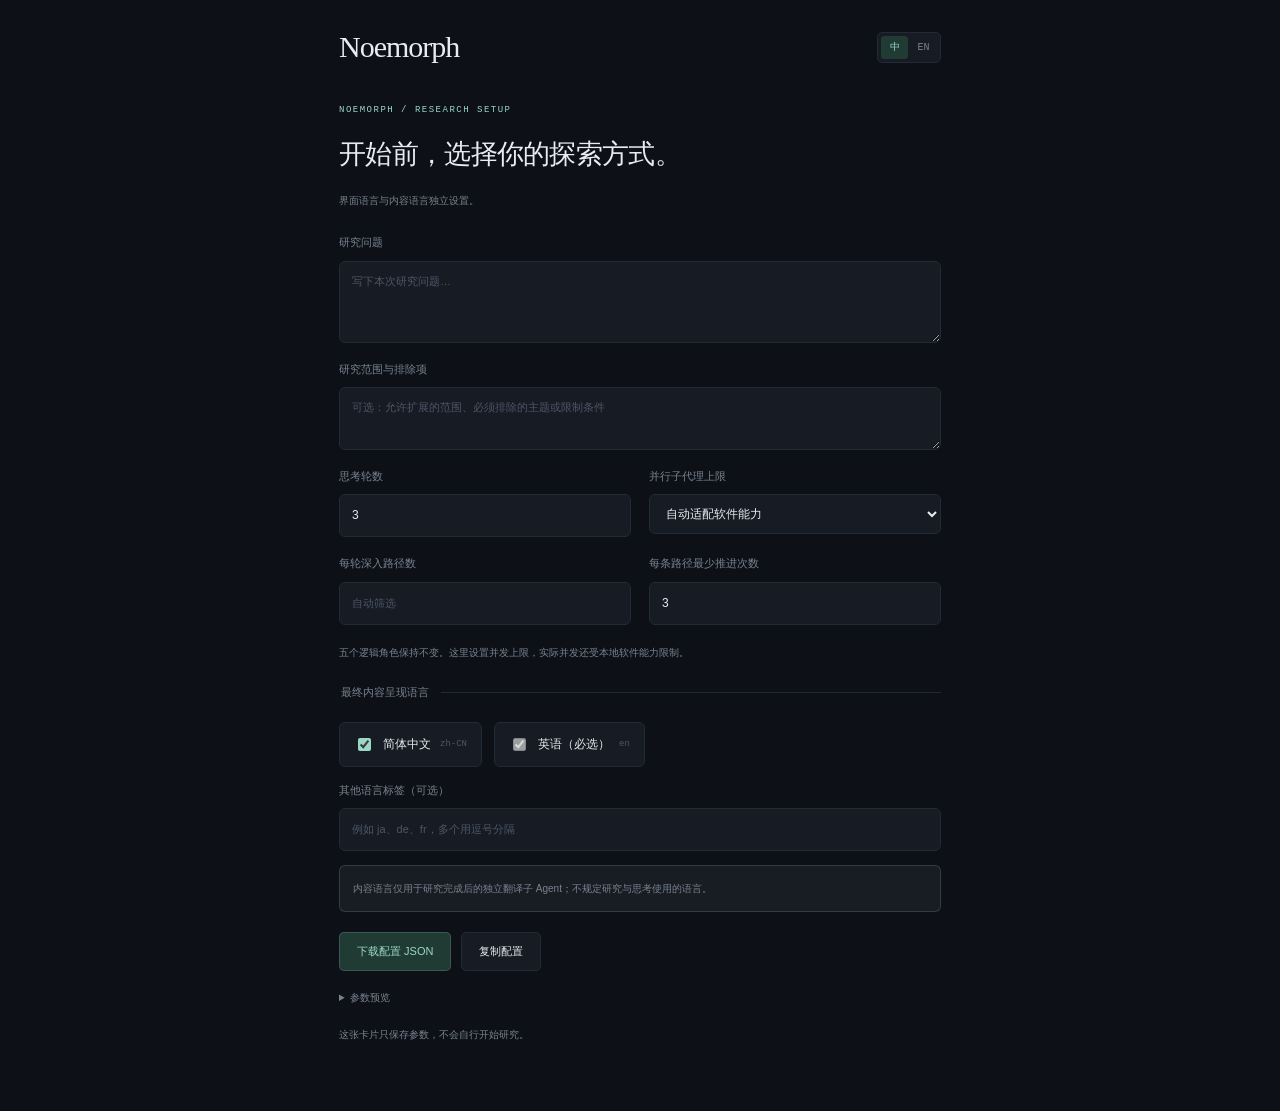
<file: plugins/knowledge-map/run-card.html>
<!doctype html>
<html lang="zh-CN" data-theme="dark"><head><meta charset="utf-8"><meta name="viewport" content="width=device-width,initial-scale=1"><meta name="color-scheme" content="dark light"><title>Noemorph · Run settings</title><link rel="stylesheet" href="styles.css"></head>
<body class="run-card-page"><main class="run-card-shell"><header class="run-card-header"><a class="card-brand" href="#">Noemorph</a><div class="language-switch" aria-label="界面语言"><button data-card-lang="zh-CN" aria-pressed="true">中</button><button data-card-lang="en" aria-pressed="false">EN</button></div></header><div class="eyebrow">NOEMORPH / RESEARCH SETUP</div><h1>开始前，选择你的探索方式。</h1><p class="setting-note">界面语言与内容语言独立设置。</p><div id="run-settings-root"></div></main>
<script id="run-card-data" type="application/json">{}</script><script src="i18n.js"></script><script src="settings.js"></script><script>
(function(){const I=window.NoemorphI18n,boot=JSON.parse(document.getElementById('run-card-data').textContent);I.setLanguage(boot.config?.ui_language||'zh-CN');const options=boot.endpoint?{onSubmit:async value=>{const response=await fetch(boot.endpoint,{method:'POST',headers:{'Content-Type':'application/json','X-Noemorph-Token':boot.token},body:JSON.stringify(value)});if(!response.ok)throw new Error(await response.text());}}:{};const card=window.NoemorphSettings.mount(document.getElementById('run-settings-root'),boot.config||{},options);function sync(){I.applyStatic(document);document.querySelectorAll('[data-card-lang]').forEach(b=>b.setAttribute('aria-pressed',String(b.dataset.cardLang===I.getLanguage())));card.refresh();}document.querySelectorAll('[data-card-lang]').forEach(button=>button.addEventListener('click',()=>{I.setLanguage(button.dataset.cardLang);sync();}));sync();})();
</script></body></html>
</file>
<file: plugins/knowledge-map/styles.css>
@charset "UTF-8";
:root{--bg:#0d1016;--panel:#11151c;--panel-alt:#161b24;--canvas:#0b0f15;--fg:#e8ecef;--muted:#788391;--faint:#4c5765;--border:#222a35;--teal:#9bd9c6;--teal-soft:#203a34;--violet:#b6a0e4;--blue:#86b6dc;--gold:#dbbd7b;--rose:#d98f92;--edge-color:#384552;--grid:#1f2834;--shadow:0 20px 70px #0006;--sidebar:254px;--inspector:310px;font-family:Inter,-apple-system,BlinkMacSystemFont,"Segoe UI","PingFang SC","Microsoft YaHei",sans-serif;color:var(--fg);background:var(--bg);font-synthesis:none}
[data-theme=light]{--bg:#f4f3ef;--panel:#f9f8f5;--panel-alt:#efeee8;--canvas:#f3f3ee;--fg:#26342f;--muted:#6b7a73;--faint:#8c9690;--border:#dddfd6;--teal:#377c64;--teal-soft:#e1ece4;--violet:#8060ab;--blue:#487da4;--gold:#967233;--rose:#b45860;--edge-color:#bac7bd;--grid:#dce1d8;--shadow:0 20px 70px #29332912}
*{box-sizing:border-box}body{margin:0;overflow:hidden;font-size:13px}button,input,select{font:inherit}button,a,input,select{-webkit-tap-highlight-color:transparent}button{cursor:pointer;color:inherit;border:0;background:none}button:disabled{cursor:default;opacity:.45}a{color:inherit;text-decoration:none}button,input,select,a{-webkit-font-smoothing:antialiased}button:focus-visible,a:focus-visible,select:focus-visible,input:focus-visible,[tabindex]:focus-visible{outline:2px solid var(--teal);outline-offset:4px}button:hover{color:var(--teal)}button{transition:background .16s,color .16s,border-color .16s}button[hidden],[hidden]{display:none!important}.workspace{display:grid;grid-template-columns:var(--sidebar) minmax(0,1fr) var(--inspector);height:100dvh;min-height:500px}.workspace.inspector-closed{grid-template-columns:var(--sidebar) minmax(0,1fr)}.sidebar{padding:30px 22px 16px;background:var(--panel);border-right:1px solid var(--border);display:flex;flex-direction:column;overflow-y:auto;z-index:30}.brand{display:flex;align-items:center;gap:13px;font:29px Georgia,"Times New Roman",serif;letter-spacing:-1px}.brand-mark{width:38px;height:38px;position:relative;border:1px solid #6a8e7f;border-radius:50%;display:grid;place-items:center;font-size:33px;line-height:1;color:var(--teal);font-style:italic}.brand-mark>span{position:absolute;font:13px sans-serif;right:-6px;top:-2px;background:var(--panel);padding:2px}.brand-version{font:8px ui-monospace,SFMono-Regular,monospace;letter-spacing:2.2px;color:var(--muted);display:block;margin-top:7px}.tagline{font:italic 14px/1.6 Georgia,serif;color:var(--muted);margin:23px 0 21px 2px;letter-spacing:.2px}.sidebar-rule{height:1px;background:var(--border);margin-bottom:24px}.eyebrow{font:9px/1.5 ui-monospace,SFMono-Regular,monospace;color:var(--muted);letter-spacing:1.5px;display:flex;align-items:center;gap:10px}.live-dot{display:inline-block;width:5px;height:5px;background:var(--teal);border-radius:50%;box-shadow:0 0 8px #9bd9c62b;flex-shrink:0}.project-card{display:flex;width:100%;align-items:center;gap:10px;text-align:left;border:1px solid var(--border);border-radius:8px;padding:13px 11px;margin:12px 0 0;background:var(--panel-alt)}.project-icon{font-size:21px;color:var(--teal)}.project-card>span:nth-child(2){min-width:0;flex:1}.project-card strong{font-size:11px;font-weight:500;display:block;white-space:nowrap;overflow:hidden;text-overflow:ellipsis}.project-card small{display:block;font-size:9px;color:var(--muted);margin-top:6px}.project-arrow{color:var(--muted)}.demo-notice{font-size:9px;color:var(--gold);line-height:1.6;margin-top:10px}.section-heading{display:flex;align-items:center;justify-content:space-between;font-size:10px;color:var(--muted);margin:27px 2px 12px}.section-heading>span{font:8px ui-monospace,monospace;letter-spacing:1px;color:var(--faint)}.text-button{font-size:10px;padding:0;color:var(--faint)}.view-nav{display:grid;gap:4px}.view-nav>button{display:flex;align-items:center;gap:11px;padding:11px 12px;text-align:left;border-radius:6px;font-size:12px;color:var(--muted)}.view-nav>button.active{color:var(--teal);background:var(--teal-soft)}.view-nav>button>span:first-child{font-size:16px;width:18px}.nav-count{font:10px ui-monospace,monospace;margin-left:auto;opacity:.8}.role-filters{display:grid;gap:7px}.role-filter{display:flex;gap:9px;align-items:center;text-align:left;width:100%;padding:5px 2px;font-size:11px;color:var(--fg)}.role-filter[aria-pressed=false]{opacity:.35}.role-dot{width:6px;height:6px;border-radius:50%;background:var(--role);box-shadow:0 0 0 3px color-mix(in srgb,var(--role) 9%,transparent);flex-shrink:0}.role-filter .role-count{font:9px ui-monospace,monospace;color:var(--muted);margin-left:auto}.role-check{width:11px;height:11px;border:1px solid var(--faint);border-radius:3px;margin-right:3px;display:grid;place-items:center;font-size:9px;color:var(--muted)}.round-pills{display:flex;flex-wrap:wrap;gap:6px}.round-pills button{font:10px ui-monospace,monospace;color:var(--muted);padding:6px 9px;border:1px solid var(--border);border-radius:4px}.round-pills button.active{background:var(--teal-soft);color:var(--teal);border-color:color-mix(in srgb,var(--teal) 35%,transparent)}.status-select-label{display:block;font-size:10px;color:var(--muted);margin:20px 2px 8px}select{color:var(--fg);background:var(--panel-alt);border:1px solid var(--border);border-radius:5px;padding:9px;font-size:11px;width:100%}.sidebar-bottom{margin-top:auto;padding-top:30px}.local-label{font:8px ui-monospace,monospace;letter-spacing:1.2px;color:var(--muted);display:flex;gap:7px;align-items:center}.import-button{display:flex;gap:10px;align-items:center;margin-top:15px;border:1px solid var(--border);border-radius:6px;padding:11px;font-size:11px;width:100%}.import-button>span{font-size:18px;color:var(--muted)}kbd{font:9px ui-monospace,monospace;color:var(--faint);border:1px solid var(--border);border-radius:3px;padding:2px 4px}.import-button kbd{margin-left:auto;font-size:8px}.sidebar-bottom p{font-size:9px;color:var(--faint);text-align:center;margin:17px 0 0}.main{min-width:0;display:flex;flex-direction:column;height:100dvh;min-height:500px;position:relative}.topbar{height:68px;flex-shrink:0;border-bottom:1px solid var(--border);display:flex;align-items:center;justify-content:space-between;padding:0 30px}.breadcrumb{display:flex;gap:13px;align-items:center;font-size:10px;color:var(--muted)}.breadcrumb strong{font-weight:500;color:var(--fg)}.slash{color:var(--faint)}.small-tag{font:7px ui-monospace,monospace;letter-spacing:1px;padding:4px 6px;border:1px solid var(--border);border-radius:3px;color:var(--muted)}.topbar-actions{display:flex;align-items:center;gap:12px;position:relative}.icon-button{min-width:30px;height:30px;border:1px solid transparent;border-radius:5px;font-size:16px;display:grid;place-items:center;color:var(--muted)}.icon-button:hover,.icon-button.active{background:var(--panel-alt);border-color:var(--border);color:var(--fg)}#help-button{font:12px Georgia,serif;border:1px solid var(--border);width:23px;min-width:23px;height:23px;border-radius:50%}.button{font-size:11px;border:1px solid var(--border);border-radius:5px;padding:9px 13px;background:var(--panel-alt)}.export-button{display:flex;align-items:center;gap:9px}.chevron{color:var(--muted)}.popover{position:absolute;right:0;top:44px;z-index:60;background:var(--panel);padding:6px;border:1px solid var(--border);box-shadow:var(--shadow);border-radius:8px;min-width:210px}.popover button{display:block;width:100%;text-align:left;padding:11px;font-size:12px;border-radius:4px}.popover button:hover{background:var(--panel-alt)}.popover button>span{display:block;color:var(--muted);font-size:9px;margin-top:5px}.research-header{padding:31px 32px 29px;display:flex;align-items:center;gap:28px;justify-content:space-between;border-bottom:1px solid var(--border)}.research-header>div:first-child{min-width:0}.research-header .eyebrow{font-size:8px;letter-spacing:1.65px;color:var(--teal)}h1{font-size:25px;font-weight:450;letter-spacing:-.7px;margin:12px 0 10px;line-height:1.5}h1 em{font-style:normal;color:var(--muted)}#question-title{font-size:11px;color:var(--muted);margin:0;line-height:1.7;max-width:620px;display:-webkit-box;-webkit-line-clamp:2;-webkit-box-orient:vertical;overflow:hidden}.research-stats{display:flex;gap:25px;flex-shrink:0}.research-stats>div{display:flex;flex-direction:column;gap:9px;min-width:52px}.research-stats strong{font:30px/1 Georgia,serif;font-weight:normal}.research-stats span{font-size:9px;color:var(--muted);white-space:nowrap}.research-stats>div:last-child strong{color:var(--teal)}.map-toolbar{height:64px;flex-shrink:0;display:flex;align-items:center;justify-content:space-between;padding:0 25px;border-bottom:1px solid var(--border);gap:12px}.map-title{display:flex;gap:10px;align-items:center;white-space:nowrap}.map-title strong{font-size:11px;font-weight:500}.map-title .muted{font:9px ui-monospace,monospace}.muted{color:var(--muted)}.map-indicator{width:5px;height:5px;background:var(--teal);border-radius:50%}.toolbar-actions{display:flex;align-items:center;gap:8px}.search-box{display:flex;gap:9px;align-items:center;position:relative;border:1px solid var(--border);border-radius:5px;padding:7px 9px;color:var(--muted);background:var(--panel)}.search-box input{background:none;border:none;outline:none;color:var(--fg);font-size:10px;width:170px;min-width:0}.search-box input::placeholder{color:var(--faint)}.search-box kbd{border:0}.search-results{position:absolute;top:39px;right:0;min-width:320px;width:100%;max-height:380px;overflow:auto;border:1px solid var(--border);border-radius:7px;background:var(--panel);box-shadow:var(--shadow);padding:6px;z-index:50}.search-results>button{padding:11px;text-align:left;display:flex;align-items:flex-start;gap:10px;width:100%;font-size:11px;line-height:1.5;border-radius:4px}.search-results>button:hover,.search-results>button:focus{background:var(--panel-alt)}.search-results small{display:block;color:var(--muted);font-size:9px;margin-top:4px}.search-results p{padding:10px;font-size:11px}.map-area{position:relative;flex:1;min-height:200px;overflow:hidden;background-color:var(--canvas);background-image:radial-gradient(var(--grid) .65px,transparent .65px);background-size:22px 22px}.map-ambient{position:absolute;width:700px;height:700px;left:50%;top:42%;transform:translate(-50%,-50%);background:radial-gradient(ellipse, color-mix(in srgb,var(--teal) 3%,transparent),transparent 63%);pointer-events:none}#graph{width:100%;height:100%;display:block;cursor:grab;touch-action:none;position:relative;user-select:none}#graph.dragging{cursor:grabbing}.canvas-caption{position:absolute;top:23px;left:26px;display:flex;gap:10px;pointer-events:none;color:var(--faint)}.canvas-caption .compass{font-size:24px;opacity:.7}.canvas-caption>div{font:7px ui-monospace,monospace;letter-spacing:1.5px;padding-top:4px}.canvas-caption small{font:9px/1.4 sans-serif;letter-spacing:.4px;display:block;margin-top:7px;color:var(--faint)}.map-bottom{position:absolute;bottom:20px;left:26px;right:22px;display:flex;justify-content:space-between;align-items:flex-end;gap:16px;pointer-events:none}.map-bottom>*{pointer-events:auto}.map-legend{display:flex;gap:14px;flex-wrap:wrap;padding-bottom:7px;font-size:8px;color:var(--muted);max-width:65%}.map-legend>span{display:flex;gap:6px;align-items:center}.map-legend i{display:block;width:16px;height:0;border-top:1px solid var(--muted);opacity:.7}.map-legend i.legend-dashed{border-top-style:dashed}.map-legend i.legend-frontier{width:6px;height:6px;border:1px dashed var(--muted);border-radius:50%}.zoom-controls{display:flex;align-items:center;background:var(--panel);border:1px solid var(--border);border-radius:6px;box-shadow:0 3px 12px #0002;padding:3px}.zoom-controls>button{width:28px;height:28px;font-size:17px;color:var(--muted);border-radius:3px}.zoom-controls>button:hover{background:var(--panel-alt);color:var(--fg)}.zoom-controls #zoom-level{font:9px ui-monospace,monospace;width:45px}.zoom-controls>span{height:16px;width:1px;background:var(--border);margin:0 3px}.minimap-wrap{position:absolute;bottom:77px;right:22px;background:color-mix(in srgb,var(--panel) 90%,transparent);border:1px solid var(--border);border-radius:5px;width:150px;padding:9px}.minimap-label{font:6px ui-monospace,monospace;letter-spacing:1px;color:var(--faint);display:flex;justify-content:space-between;margin-bottom:4px}#minimap{width:100%;height:77px;display:block;cursor:crosshair}.minimap-viewport{fill:color-mix(in srgb,var(--teal) 6%,transparent);stroke:var(--teal);stroke-width:.6;rx:3}.node{cursor:pointer;outline:none;--node-color:var(--teal)}.node circle.halo{fill:var(--node-color);opacity:0;transition:opacity .25s}.node .disc{fill:var(--canvas);stroke:var(--node-color);stroke-width:1.4;transition:fill .15s,stroke-width .15s}.node .inner-disc{fill:var(--node-color);opacity:.09}.node.frontier .disc,.node.blocked .disc{stroke-dasharray:3 4;opacity:.7}.node.question .disc{fill:var(--teal-soft);stroke-width:1.5}.node.selected .halo{opacity:.11}.node.selected .disc,.node:focus-visible .disc{stroke-width:2.7}.node:hover .halo{opacity:.1}.node.selected .orbit{opacity:.5}.node .orbit{fill:none;stroke:var(--node-color);stroke-width:.6;opacity:0;stroke-dasharray:2 5}.node .node-symbol{font:16px Georgia,serif;fill:var(--node-color);text-anchor:middle;dominant-baseline:central}.node.question .node-symbol{font-size:28px;font-style:italic}.node .node-label{font-size:12px;fill:var(--fg);text-anchor:middle;paint-order:stroke;stroke:var(--canvas);stroke-width:5px;stroke-linejoin:round;pointer-events:none}.node .node-meta{font:8px ui-monospace,monospace;fill:var(--muted);text-anchor:middle;paint-order:stroke;stroke:var(--canvas);stroke-width:4px;pointer-events:none}.node .expand-badge circle{fill:var(--panel-alt);stroke:var(--node-color);stroke-width:.8}.node .expand-badge text{font:8px ui-monospace,monospace;text-anchor:middle;dominant-baseline:central;fill:var(--node-color)}.node .node-link-button circle{fill:var(--panel);stroke:var(--border);stroke-width:1}.node .node-link-button text{font:11px sans-serif;fill:var(--muted);text-anchor:middle;dominant-baseline:central}.node .node-link-button:hover circle{stroke:var(--node-color)}.node .node-link-button:hover text{fill:var(--node-color)}.edge-path{fill:none;stroke:var(--edge-color);stroke-width:1;opacity:.75}.edge-path.analogy,.edge-path.transfer,.edge-path.related{stroke-dasharray:4 5}.edge-path.conflict{stroke:var(--rose);stroke-dasharray:3 4}.edge-path.highlight{stroke:var(--teal);opacity:.75;stroke-width:1.5}.edge-label{font-size:8px;fill:var(--faint);text-anchor:middle;paint-order:stroke;stroke:var(--canvas);stroke-width:5px;pointer-events:none}.node.dim{opacity:.18}.edge.dim{opacity:.12}.lod-low .node-meta,.lod-low .node-link-button,.lod-low .edge-label{display:none}.lod-low .node-label{font-size:14px}.hide-edge-labels .edge-label{display:none}.statusbar{height:32px;flex-shrink:0;display:flex;align-items:center;justify-content:space-between;gap:12px;padding:0 24px;border-top:1px solid var(--border);font-size:8px;color:var(--muted)}.statusbar>span:first-child{display:flex;align-items:center;gap:8px;min-width:0}.statusbar #status-message{white-space:nowrap;overflow:hidden;text-overflow:ellipsis}#status-hint{color:var(--faint);white-space:nowrap}.inspector{background:var(--panel);border-left:1px solid var(--border);height:100dvh;overflow:hidden;display:flex;flex-direction:column;z-index:25}.inspector-top{height:68px;flex-shrink:0;padding:0 22px;display:flex;align-items:center;justify-content:space-between;border-bottom:1px solid var(--border)}.inspector-top .eyebrow{font-size:8px}.inspector-scroll{padding:25px 23px;overflow-y:auto;flex:1;scrollbar-width:thin;scrollbar-color:var(--border) transparent}.node-kicker{display:flex;gap:8px;align-items:center;font-size:9px;color:var(--muted);margin-bottom:15px}.node-kicker .role-dot{width:5px;height:5px}.node-number{margin-left:auto;font:8px ui-monospace,monospace;color:var(--faint)}.inspector h2{font-size:21px;line-height:1.65;font-weight:500;letter-spacing:-.4px;margin:0 0 17px;overflow-wrap:anywhere}.node-badges{display:flex;gap:7px;flex-wrap:wrap;margin:0 0 20px}.badge{font-size:9px;line-height:1.5;padding:4px 7px;background:var(--panel-alt);border:1px solid var(--border);border-radius:4px;color:var(--muted)}.badge.evidence{color:var(--teal);background:var(--teal-soft);border-color:transparent}.badge.uncertain{color:var(--gold)}.inspector-tabs{display:flex;border-bottom:1px solid var(--border);gap:22px;margin:0 0 21px}.inspector-tabs>button{font-size:10px;color:var(--muted);padding:0 0 12px;border-bottom:1px solid transparent}.inspector-tabs>button.active{color:var(--fg);border-color:var(--teal)}.inspector-section{margin-top:23px}.inspector-section>h3{font-size:9px;font-weight:500;letter-spacing:.8px;color:var(--muted);display:flex;align-items:center;justify-content:space-between;margin:0 0 12px}.inspector-section>p,.inspector-description{font-size:11px;line-height:1.95;color:var(--muted);white-space:pre-wrap;overflow-wrap:anywhere;margin:0}.inspector-description{color:var(--fg);opacity:.84}.importance-scale{display:flex;gap:4px;align-items:center;margin:8px 0}.importance-scale i{height:3px;flex:1;background:var(--border);border-radius:2px}.importance-scale i.filled{background:var(--teal);opacity:.65}.importance-note{font-size:8px;color:var(--faint);line-height:1.8}.reference-card{padding:11px;border:1px solid var(--border);border-radius:6px;background:var(--panel-alt);margin-bottom:8px}.reference-title{font-size:10px;line-height:1.6;color:var(--fg);display:flex;align-items:flex-start;gap:8px;overflow-wrap:anywhere}.reference-title>span:first-child{color:var(--teal);font-size:12px;flex-shrink:0}.reference-card small{display:block;font:8px/1.7 ui-monospace,monospace;color:var(--faint);margin:6px 0 0 20px;overflow-wrap:anywhere}.reference-card a{display:inline-flex;gap:5px;font-size:9px;color:var(--teal);margin:10px 0 0 20px}.reference-card a:hover{text-decoration:underline}.reference-empty{font-size:10px;line-height:1.8;color:var(--faint);border:1px dashed var(--border);border-radius:5px;padding:12px}.next-question{background:color-mix(in srgb,var(--teal) 5%,var(--panel));border:1px solid color-mix(in srgb,var(--teal) 16%,transparent);border-radius:7px;padding:13px;margin-top:22px}.next-question>span{display:block;font:8px ui-monospace,monospace;color:var(--teal);letter-spacing:1.5px}.next-question>p{font-size:11px;line-height:1.9;color:var(--fg);margin:10px 0}.next-question button{padding:0;color:var(--teal);font-size:10px;margin-top:2px}.inspector-actions{display:flex;gap:7px;margin-top:22px}.inspector-actions button{flex:1;padding:10px 6px;font-size:10px;border:1px solid var(--border);border-radius:5px}.inspector-actions button:first-child{background:var(--teal-soft);color:var(--teal);border-color:transparent}.origin-id{font:8px/1.8 ui-monospace,monospace;color:var(--faint);margin-top:23px;overflow-wrap:anywhere}.connection-card{display:block;width:100%;text-align:left;border:1px solid var(--border);padding:12px;border-radius:6px;margin-bottom:8px;font-size:11px;line-height:1.7}.connection-card small{display:block;color:var(--muted);font-size:8px;margin-bottom:4px}.path-crumbs{display:flex;flex-wrap:wrap;gap:5px;font-size:9px;color:var(--muted);line-height:1.8}.path-crumbs button{color:var(--muted);padding:0;font-size:9px;max-width:160px;overflow:hidden;white-space:nowrap;text-overflow:ellipsis}.path-crumbs button:hover{color:var(--teal)}.inspector-details{margin-top:20px}.inspector-details summary{font-size:10px;color:var(--muted);cursor:pointer}.inspector-details dt{font:8px ui-monospace,monospace;color:var(--faint);margin-top:12px}.inspector-details dd{font-size:10px;line-height:1.8;color:var(--muted);margin:5px 0;white-space:pre-wrap;overflow-wrap:anywhere}.reopen-inspector{position:absolute;right:14px;top:84px;border-color:var(--border);background:var(--panel);z-index:24}.empty-state{position:absolute;left:50%;top:48%;transform:translate(-50%,-50%);text-align:center;padding:25px;width:300px;background:var(--panel);border:1px solid var(--border);border-radius:10px;box-shadow:var(--shadow)}.empty-state>span{font-size:30px;color:var(--teal);display:block;margin-bottom:18px}.empty-state strong{font-size:13px}.empty-state p{font-size:11px;color:var(--muted);line-height:1.8}.empty-state button{margin-top:10px}.toast{position:fixed;bottom:52px;left:50%;transform:translateX(-50%);z-index:100;background:var(--fg);color:var(--bg);font-size:12px;line-height:1.7;padding:12px 20px;border-radius:6px;box-shadow:var(--shadow);max-width:calc(100vw - 30px)}dialog{background:var(--panel);color:var(--fg);border:1px solid var(--border);border-radius:12px;width:500px;max-width:90vw;padding:26px;box-shadow:var(--shadow)}dialog::backdrop{background:#0009;backdrop-filter:blur(3px)}.dialog-title{display:flex;align-items:center;justify-content:space-between;font-size:19px}dialog>p{font-size:12px;line-height:1.9;color:var(--muted)}.help-grid{display:grid;grid-template-columns:115px 1fr;gap:14px;margin:24px 0;align-items:start}.help-grid kbd{font-size:10px;width:fit-content}.help-grid span{font-size:11px;color:var(--muted);line-height:1.6}dialog .help-footnote{font-size:10px;border-top:1px solid var(--border);padding-top:16px}.drop-target{position:absolute;inset:12px;background:color-mix(in srgb,var(--panel) 92%,transparent);border:1px dashed var(--teal);border-radius:10px;display:grid;place-items:center;font-size:20px;z-index:60;pointer-events:none}.mobile-menu{display:none}.map-area:fullscreen{height:100dvh;width:100vw}.map-area:fullscreen .minimap-wrap{width:200px}
@media(min-width:1600px){:root{--sidebar:276px;--inspector:350px}.research-header{padding:36px 40px}h1{font-size:29px}.research-stats{gap:35px}.inspector-scroll{padding:30px 27px}.tagline{font-size:15px}}
@media(max-width:1250px){:root{--sidebar:218px;--inspector:280px}.sidebar{padding:26px 16px 16px}.research-header{padding:24px;gap:15px;align-items:flex-start}h1{font-size:22px}.research-stats{gap:15px}.research-stats strong{font-size:26px}.research-stats span{font-size:8px}.search-box input{width:125px}.topbar{padding:0 24px}.map-toolbar{padding:0 20px;gap:8px}.map-title{gap:7px}.map-title .muted{font-size:8px}.map-legend{gap:9px}.inspector-scroll{padding:22px 19px}}
@media(max-width:1060px){:root{--sidebar:210px;--inspector:290px}.workspace{grid-template-columns:var(--sidebar) minmax(0,1fr)}.inspector{position:fixed;right:0;top:68px;bottom:0;height:calc(100dvh - 68px);width:var(--inspector);box-shadow:-20px 0 50px #0003}.inspector-top{height:48px}.inspector-closed .inspector{display:none}.research-stats{gap:26px}.map-legend{max-width:55%}.reopen-inspector{right:14px}.research-header{padding:28px}.map-toolbar{padding:0 24px}}
@media(max-height:800px){.sidebar{padding-top:22px}.sidebar-rule{margin-bottom:20px}.tagline{margin:18px 0}.section-heading{margin-top:22px}.sidebar-bottom{padding-top:20px}.research-header{padding-top:23px;padding-bottom:23px}.inspector-scroll{padding-top:22px}}
@media(max-width:720px){.workspace,.workspace.inspector-closed{grid-template-columns:minmax(0,1fr)}.sidebar{position:fixed;inset:0 auto 0 0;width:254px;transform:translateX(-100%);transition:transform .2s;box-shadow:10px 0 50px #0004}.workspace.sidebar-open .sidebar{transform:translateX(0)}.mobile-menu{display:grid;min-width:25px;width:25px;height:25px;font-size:12px}.breadcrumb{gap:9px}.small-tag{display:none}.topbar{height:55px;padding:0 16px}.topbar-actions{gap:8px}.research-header{padding:22px 20px;display:block}.research-header .eyebrow{font-size:7px;letter-spacing:1.3px}h1{font-size:21px;margin-top:9px}#question-title{font-size:10px}.research-stats{margin-top:19px;gap:25px}.research-stats>div{display:flex;flex-direction:row;gap:8px;align-items:baseline}.research-stats strong{font-size:24px}.research-stats span{font-size:8px}.map-toolbar{height:56px;padding:0 15px}.map-title .muted{display:none}.search-box{padding:6px 7px;gap:6px}.search-box input{width:105px;font-size:9px}.search-box kbd{display:none}.toolbar-actions{gap:3px}.toolbar-actions .icon-button{min-width:27px;font-size:14px}.search-results{min-width:270px;right:-52px}.canvas-caption{top:17px;left:18px}.canvas-caption small{display:none}.canvas-caption>div{font-size:6px}.map-bottom{left:16px;right:16px;bottom:15px}.map-legend{max-width:45%;gap:8px;font-size:7px}.minimap-wrap{right:16px;bottom:68px;width:110px}#minimap{height:55px}.statusbar{padding:0 15px;height:28px;font-size:7px}#status-hint{display:none}.inspector{top:auto;bottom:0;height:60dvh;width:100%;border-top:1px solid var(--border);border-radius:16px 16px 0 0;box-shadow:0 -20px 80px #0004}.inspector-top{height:47px}.inspector-scroll{padding:18px 22px 35px}.inspector h2{font-size:19px}.reopen-inspector{top:auto;bottom:42px;right:14px}.node .node-label{font-size:13px}.brand{font-size:28px}.map-area:fullscreen .map-legend{max-width:55%}}
@media(prefers-reduced-motion:reduce){*{transition:none!important;scroll-behavior:auto!important}}
@media(max-height:550px){.main,.workspace{min-height:0}.topbar{height:43px}.research-header{padding:13px 20px}.research-header .eyebrow{display:none}.research-header h1{font-size:17px;margin:0 0 5px}.research-header p{font-size:9px}.research-stats{margin-top:10px;gap:20px}.research-stats strong{font-size:21px}.map-toolbar{height:47px}.map-area{min-height:100px}.canvas-caption,.minimap-wrap{display:none}.statusbar{height:24px}.map-bottom{bottom:10px}.map-legend{display:none}.inspector{top:auto;bottom:0;height:80dvh}.sidebar{padding-top:18px}.sidebar .tagline{display:none}.sidebar-rule{margin-top:20px}.sidebar-bottom{margin-top:20px}.section-heading{margin-top:20px}}
@media(max-width:360px){.topbar{padding:0 10px}.breadcrumb{font-size:9px;gap:6px}.topbar-actions{gap:5px}.export-button{font-size:9px;padding:7px 9px;gap:5px}.research-header{padding-left:15px;padding-right:15px}.research-header h1{font-size:17px;letter-spacing:-.4px}.search-box input{width:85px}.toolbar-actions #labels-button{display:none}.map-title{gap:5px}.map-title strong{font-size:10px}.map-toolbar{padding:0 10px}.map-bottom{right:10px;left:10px}}
.node.primary .node-label{font-size:13px;font-weight:500}.node:not(.primary) .node-label{font-size:11px;opacity:.87}.lod-low .node.primary .node-link-button{display:initial}.minimap-wrap{top:22px;bottom:auto}.minimap-label{align-items:center}.minimap-label>button{font:11px ui-monospace,monospace;padding:0 2px;color:var(--muted)}
@media(max-width:720px){.minimap-wrap{top:17px;bottom:auto}}
.sr-only{position:absolute;width:1px;height:1px;padding:0;margin:-1px;overflow:hidden;clip:rect(0,0,0,0);white-space:nowrap;border:0}.language-switch{display:flex;gap:2px;padding:3px;background:var(--panel-alt);border:1px solid var(--border);border-radius:5px;flex-shrink:0}.language-switch button{font:10px ui-monospace,monospace;min-width:27px;height:23px;border-radius:3px;color:var(--muted)}.language-switch button[aria-pressed=true]{background:var(--teal-soft);color:var(--teal)}.content-language-control{margin-right:auto;min-width:0}.content-language-control select{width:136px;max-width:100%;font-size:10px;padding:7px 20px 7px 8px;height:31px;text-overflow:ellipsis}.run-settings-dialog{width:640px;max-height:90dvh;overflow:auto}.settings-form{margin-top:24px}.setting-field{display:flex;flex-direction:column;gap:9px;margin-bottom:18px;min-width:0}.setting-field>label,.setting-languages legend{font-size:11px;color:var(--muted);line-height:1.6}.setting-field input,.setting-field textarea,.setting-field select{width:100%;font-family:inherit;font-size:12px;line-height:1.6;color:var(--fg);background:var(--panel-alt);border:1px solid var(--border);padding:11px 12px;border-radius:6px;resize:vertical}.setting-field input::placeholder,.setting-field textarea::placeholder{color:var(--faint);font-size:11px}.settings-grid{display:grid;grid-template-columns:1fr 1fr;gap:0 18px}.setting-note{font-size:10px;line-height:1.9;color:var(--muted);margin:0 0 22px}.setting-languages{border:0;border-top:1px solid var(--border);margin:22px 0 0;padding:20px 0 0;display:flex;flex-wrap:wrap;gap:12px}.setting-languages legend{padding-right:12px}.language-choice{display:flex;align-items:center;gap:9px;padding:12px 14px;border:1px solid var(--border);border-radius:6px;font-size:12px;cursor:pointer;background:var(--panel-alt)}.language-choice input{accent-color:var(--teal)}.language-choice code{color:var(--faint);font-size:9px}.setting-wide{width:100%}.setting-languages .setting-field{margin:3px 0 0}.language-policy{padding:13px;border:1px solid color-mix(in srgb,var(--teal) 18%,transparent);border-radius:6px;background:color-mix(in srgb,var(--teal) 4%,var(--panel));margin:14px 0 20px}.settings-actions{display:flex;gap:10px;flex-wrap:wrap}.settings-actions .button{padding:11px 17px}.settings-actions .setting-primary{background:var(--teal-soft);color:var(--teal);border-color:color-mix(in srgb,var(--teal) 20%,transparent)}.settings-preview{margin:20px 0;font-size:10px;color:var(--muted)}.settings-preview summary{cursor:pointer}.config-preview{font:10px/1.7 ui-monospace,monospace;white-space:pre-wrap;overflow-wrap:anywhere;padding:14px;background:var(--canvas);border:1px solid var(--border);border-radius:6px}.setting-error{color:var(--rose);font-size:11px;line-height:1.8}.setting-saved{color:var(--teal);font-size:11px;line-height:1.8}.run-card-page{overflow:auto;min-height:100dvh}.run-card-shell{max-width:650px;margin:0 auto;padding:30px 24px 45px}.run-card-header{display:flex;align-items:center;justify-content:space-between;margin-bottom:40px}.card-brand{font:30px Georgia,serif;letter-spacing:-1px}.run-card-shell h1{font-size:27px;line-height:1.7;margin:14px 0}.run-card-shell .eyebrow{color:var(--teal);font-size:9px}
@media(max-width:1250px){.content-language-control select{width:113px}.search-box input{width:110px}.topbar-actions{gap:8px}.map-toolbar{gap:9px}}
@media(max-width:1060px){.content-language-control select{width:140px}}
@media(max-width:720px){.content-language-control select{width:102px;font-size:9px;padding-right:12px}.search-box input{width:80px}.map-title{gap:6px}.map-toolbar{gap:7px}.toolbar-actions{gap:2px}.topbar{padding:0 12px}.topbar-actions{gap:4px}.topbar-actions .icon-button{min-width:26px;width:26px;font-size:14px}.language-switch{padding:2px}.language-switch button{min-width:23px;font-size:9px;height:21px}.topbar .breadcrumb>span:not(.slash){display:none}.topbar .breadcrumb .slash{display:none}.run-settings-dialog{padding:20px;max-height:93dvh}.settings-grid{gap:0 12px}.setting-field input,.setting-field textarea,.setting-field select{font-size:12px}.run-card-shell{padding:23px 20px}.run-card-header{margin-bottom:30px}.run-card-shell h1{font-size:23px}.settings-actions .button{font-size:11px}.map-toolbar .toolbar-actions #labels-button{display:none}}
@media(max-width:360px){.content-language-control select{width:88px}.search-box input{width:65px}.topbar #help-button{display:none}.topbar .breadcrumb{display:none}.topbar-actions{width:100%;justify-content:flex-end}.topbar-actions .language-switch{margin-right:auto}.settings-grid{grid-template-columns:1fr}.run-card-shell{padding:20px 16px}}
:lang(en) .research-header h1 em::before{content:' '}

/* Compact overviews keep long translated titles away from neighboring nodes. */
.lod-compact .node-meta{display:none}.lod-compact .node.primary .node-label{font-size:11.5px}
</file>
